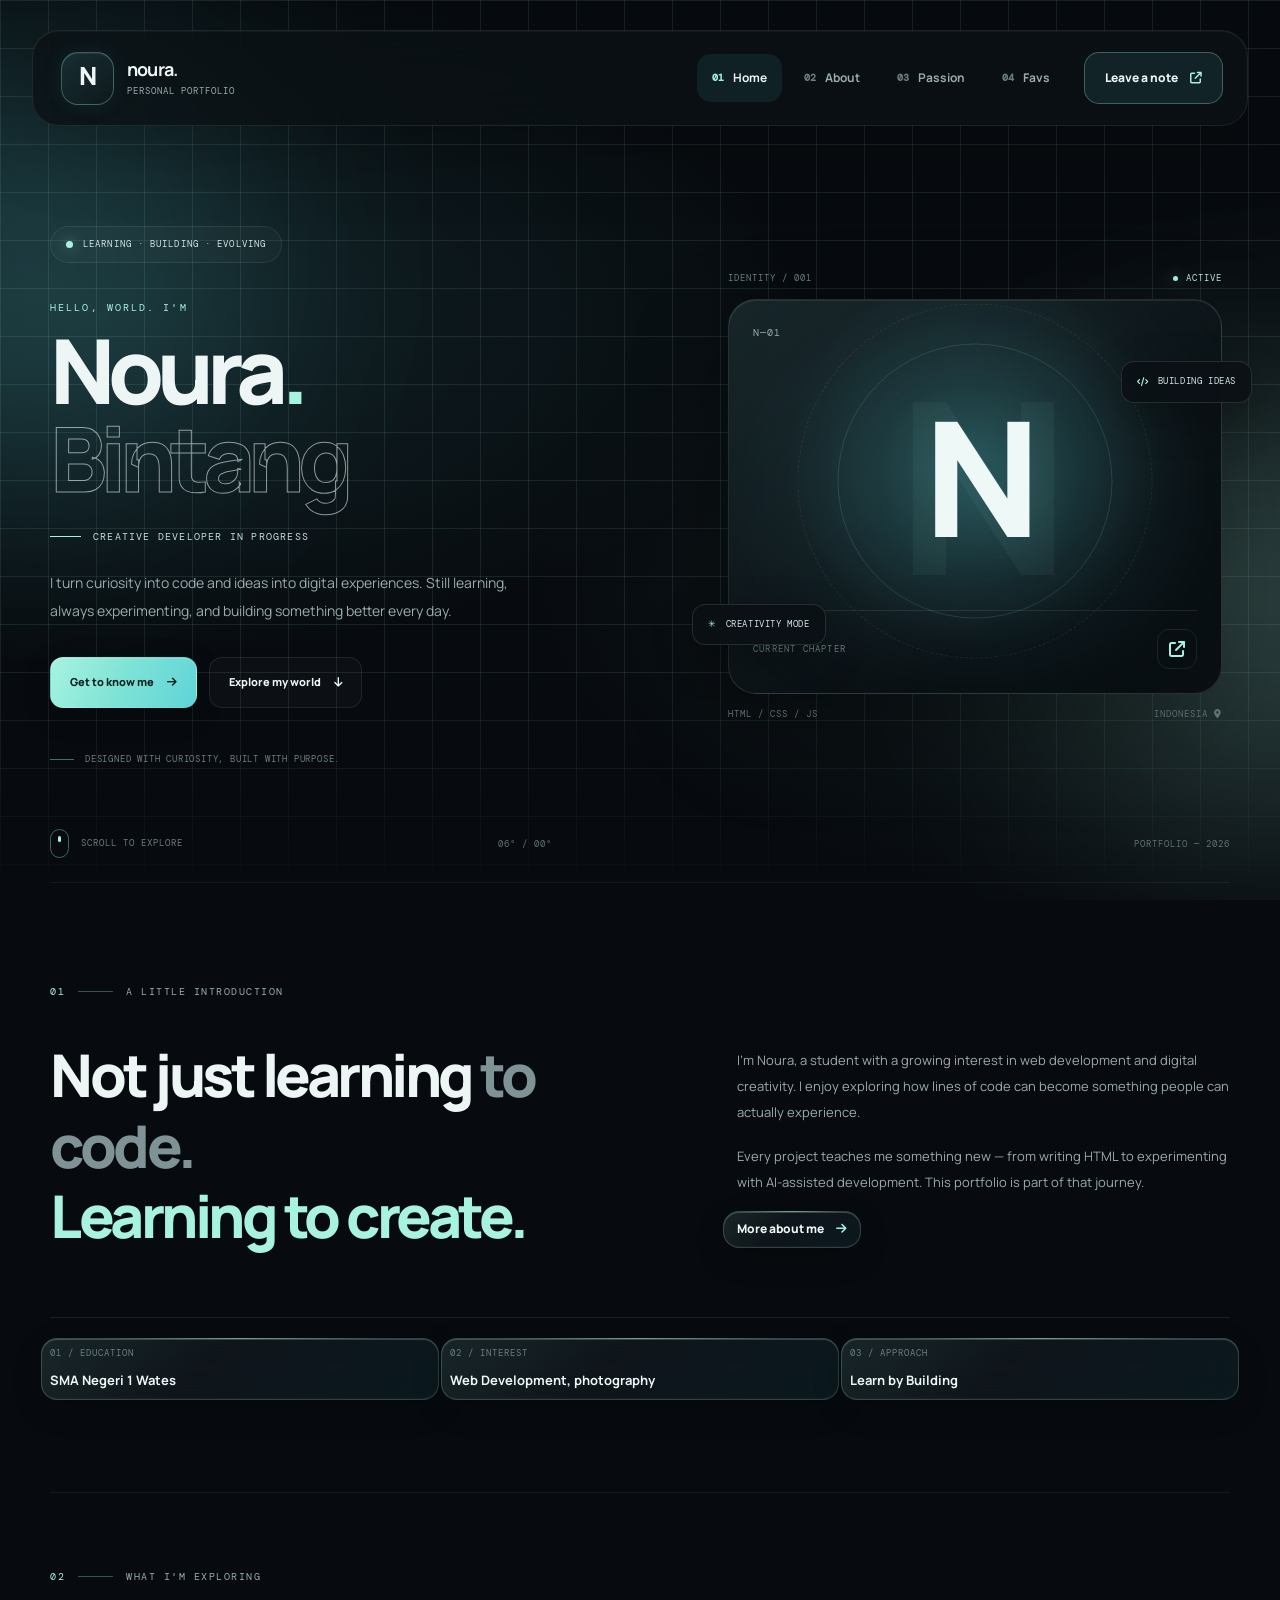
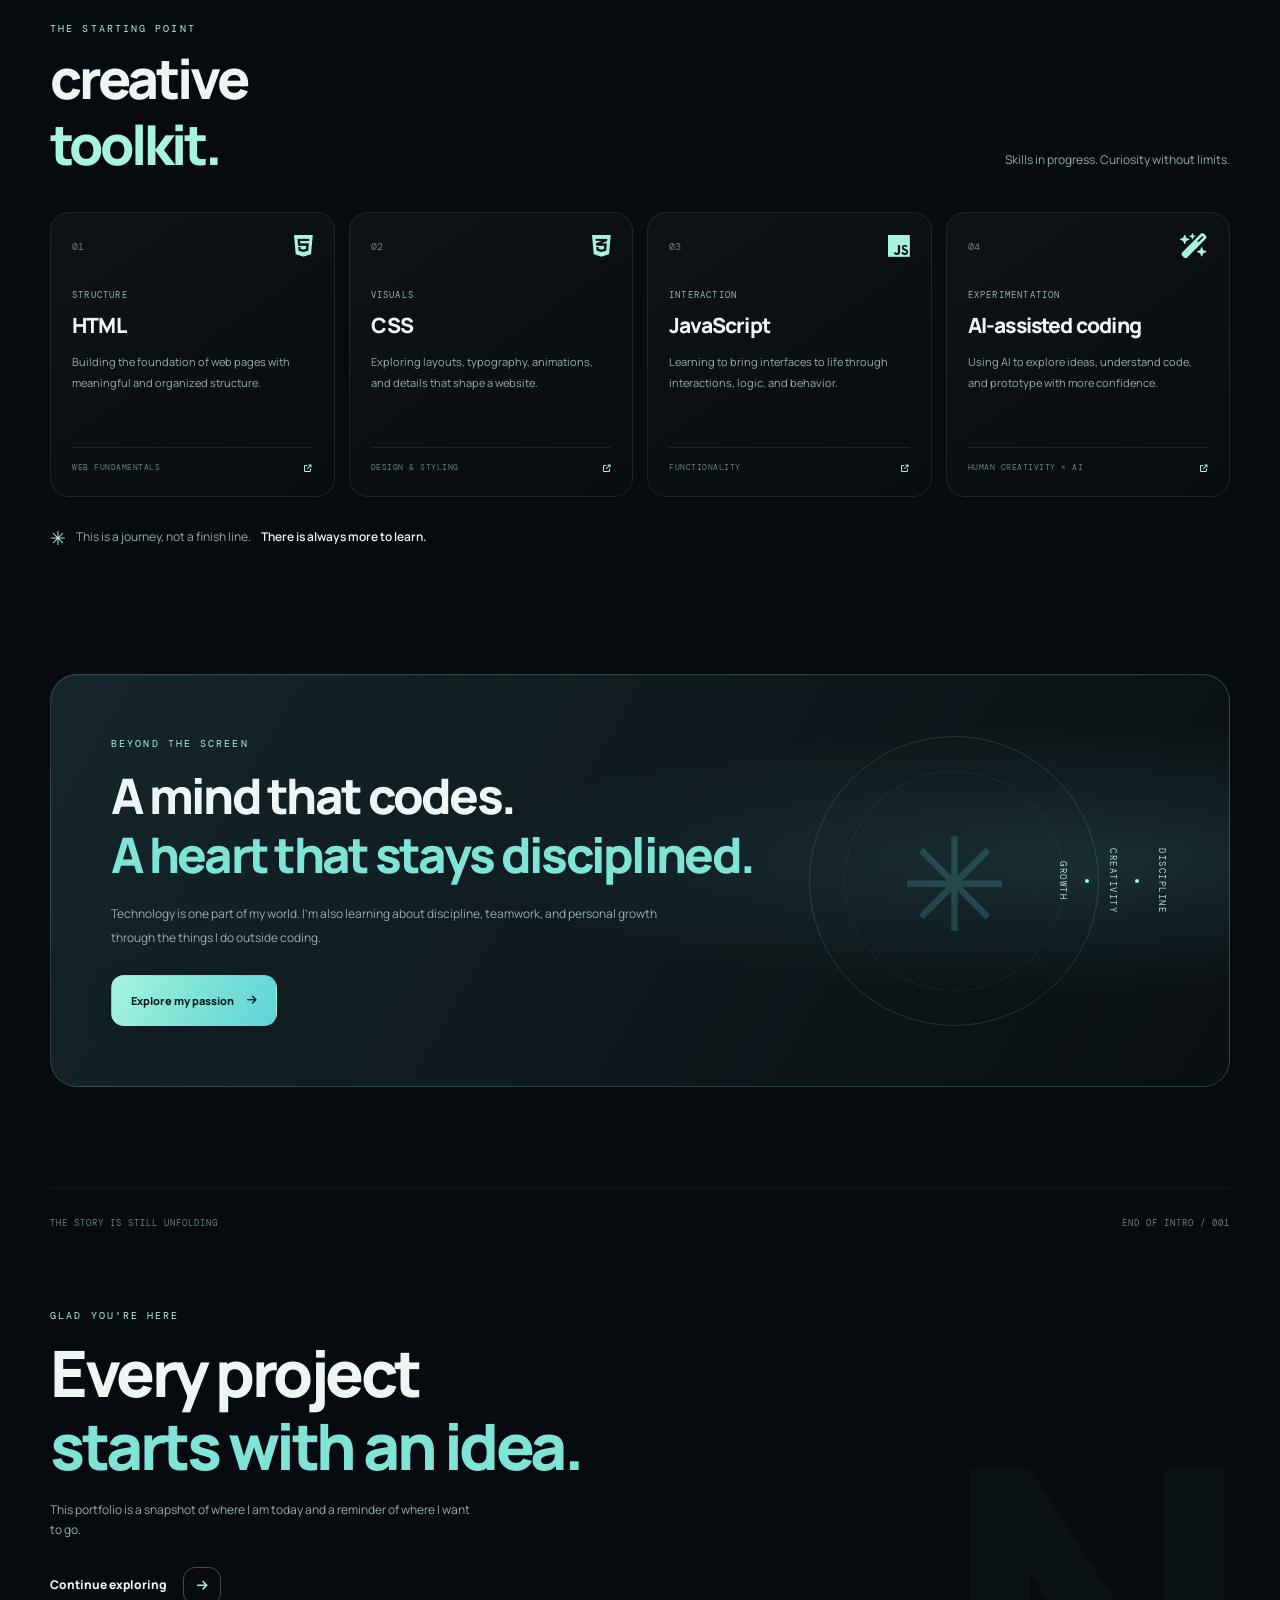
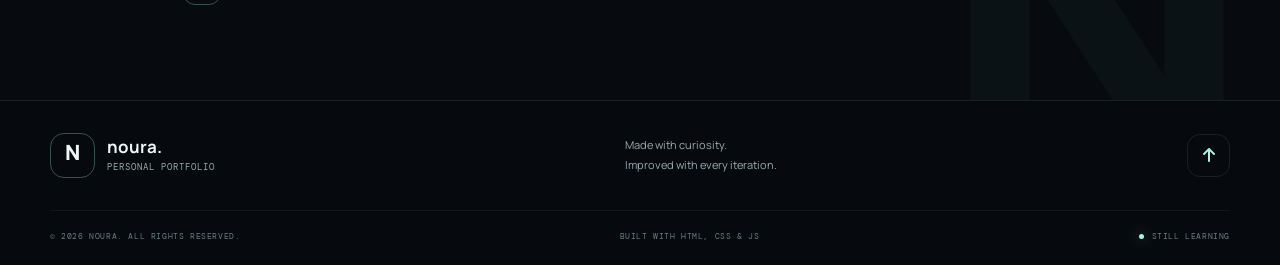
<file: index.html>
<!DOCTYPE html>
<html lang="en">
<head>
    <meta charset="UTF-8">
    <meta name="viewport" content="width=device-width, initial-scale=1.0">
    <meta name="theme-color" content="#0b080d">
    <meta name="description" content="Noura Bintang — student, creative developer, and curious mind exploring web development.">

    <title>Noura Bintang — Creative Developer</title>

    <link rel="preconnect" href="https://fonts.googleapis.com">
    <link rel="preconnect" href="https://fonts.gstatic.com" crossorigin>
    <link href="https://fonts.googleapis.com/css2?family=DM+Mono:wght@400;500&family=Manrope:wght@400;500;600;700;800&display=swap" rel="stylesheet">
    <link rel="stylesheet" href="https://cdnjs.cloudflare.com/ajax/libs/font-awesome/6.7.2/css/all.min.css">
    <link rel="stylesheet" href="style.css">

    <script src="script.js" defer></script>
</head>
<body>

    <div class="background-effects" aria-hidden="true">
        <div class="ambient ambient-one"></div>
        <div class="ambient ambient-two"></div>
        <div class="background-grid"></div>
    </div>

    <header class="site-header">
        <a class="brand" href="index.html" aria-label="Noura home">
            <span class="brand-mark">N<span></span></span>
            <span class="brand-copy">
                <strong>noura<span>.</span></strong>
                <small>PERSONAL PORTFOLIO</small>
            </span>
        </a>

        <button class="menu-toggle" id="menu-toggle"
                type="button" aria-label="Open navigation"
                aria-expanded="false" aria-controls="main-nav">
            <span></span>
            <span></span>
        </button>

        <nav class="main-nav" id="main-nav" aria-label="Main navigation">
            <a class="nav-link active" href="index.html">
                <span>01</span> Home
            </a>
            <a class="nav-link" href="about.html">
                <span>02</span> About
            </a>
            <a class="nav-link" href="passion.html">
                <span>03</span> Passion
            </a>
            <a class="nav-link" href="favs.html">
                <span>04</span> Favs
            </a>
            <a class="nav-contact" href="notes.html">
                Leave a note <i class="fa-solid fa-arrow-up-right-from-square"></i>
            </a>
        </nav>
    </header>

    <main>
        <section class="hero section-shell" id="home">
            <div class="hero-copy">
                <div class="availability">
                    <span class="availability-dot"></span>
                    LEARNING · BUILDING · EVOLVING
                </div>

                <p class="eyebrow hero-eyebrow">HELLO, WORLD. I'M</p>

                <h1 class="hero-title">
                    Noura<span class="accent">.</span>
                    <span class="title-outline">Bintang</span>
                </h1>

                <div class="hero-role">
                    <span class="role-line"></span>
                    CREATIVE DEVELOPER IN PROGRESS
                </div>

                <p class="hero-description">
                    I turn curiosity into code and ideas into digital
                    experiences. Still learning, always experimenting,
                    and building something better every day.
                </p>

                <div class="hero-actions">
                    <a class="button button-primary" href="about.html">
                        Get to know me <i class="fa-solid fa-arrow-right"></i>
                    </a>
                    <a class="button button-ghost" href="#expertise">
                        Explore my world <i class="fa-solid fa-arrow-down"></i>
                    </a>
                </div>

                <div class="hero-footnote">
                    <span></span>
                    DESIGNED WITH CURIOSITY, BUILT WITH PURPOSE.
                </div>
            </div>

            <div class="hero-visual">
                <div class="visual-topline">
                    <span>IDENTITY / 001</span>
                    <span class="live-status"><i></i> ACTIVE</span>
                </div>

                <div class="identity-card">
                    <div class="card-glow"></div>
                    <div class="orbit orbit-one"></div>
                    <div class="orbit orbit-two"></div>

                    <span class="card-index">N—01</span>

                    <div class="monogram-wrap" aria-label="Noura monogram">
                        <span class="monogram-shadow">N</span>
                        <span class="monogram">N<span></span></span>
                    </div>

                    <div class="card-bottom">
                        <div>
                            <span class="card-label">CURRENT CHAPTER</span>
                            <h2></h2>
                        </div>
                        <span class="card-symbol"><i class="fa-solid fa-arrow-up-right-from-square"></i></span>
                    </div>
                </div>

                <div class="visual-bottomline">
                    <span>HTML / CSS / JS</span>
                    <span>INDONESIA <i class="fa-solid fa-location-dot"></i></span>
                </div>

                <div class="floating-chip chip-top">
                    <i class="fa-solid fa-code"></i> BUILDING IDEAS
                </div>
                <div class="floating-chip chip-bottom">
                    <span>✳</span> CREATIVITY MODE
                </div>
            </div>

            <a class="scroll-indicator" href="#intro">
                <span class="scroll-mouse"><span></span></span>
                SCROLL TO EXPLORE
            </a>

            <span class="coordinate coordinate-left">06° / 00°</span>
            <span class="coordinate coordinate-right">PORTFOLIO — 2026</span>
        </section>

        <section class="intro-section section-shell" id="intro">
            <div class="section-marker">
                <span>01</span><i></i>A LITTLE INTRODUCTION
            </div>

            <div class="intro-layout">
                <h2 class="intro-heading">
                    Not just learning
                    <span class="muted">to code.</span>
                    <span class="accent-text">Learning to create.</span>
                </h2>

                <div class="intro-content">
                    <p>
                        I'm Noura, a student with a growing interest in web
                        development and digital creativity. I enjoy exploring
                        how lines of code can become something people can
                        actually experience.
                    </p>
                    <p>
                        Every project teaches me something new — from writing
                        HTML to experimenting with AI-assisted development.
                        This portfolio is part of that journey.
                    </p>
                    <a class="inline-link" href="about.html">
                        More about me <i class="fa-solid fa-arrow-right"></i>
                    </a>
                </div>
            </div>

            <div class="quick-facts">
                <article class="fact">
                    <span>01 / EDUCATION</span>
                    <strong>SMA Negeri 1 Wates</strong>
                </article>
                <article class="fact">
                    <span>02 / INTEREST</span>
                    <strong>Web Development, photography</strong>
                </article>
                <article class="fact">
                    <span>03 / APPROACH</span>
                    <strong>Learn by Building</strong>
                </article>
            </div>
        </section>

        <section class="expertise-section section-shell" id="expertise">
            <div class="section-marker">
                <span>02</span><i></i>WHAT I'M EXPLORING
            </div>

            <div class="section-heading-row">
                <div>
                    <p class="eyebrow">THE STARTING POINT</p>
                    <h2 class="section-title">
                        creative <span class="accent-text">toolkit.</span>
                    </h2>
                </div>
                <p class="section-side-note">
                    Skills in progress. Curiosity without limits.
                </p>
            </div>

            <div class="expertise-grid">
                <article class="expertise-card">
                    <div class="expertise-card-top">
                        <span>01</span>
                        <i class="fa-brands fa-html5"></i>
                    </div>
                    <span class="expertise-category">STRUCTURE</span>
                    <h3>HTML</h3>
                    <p>Building the foundation of web pages with meaningful and organized structure.</p>
                    <div class="card-footer">WEB FUNDAMENTALS <i class="fa-solid fa-arrow-up-right-from-square"></i></div>
                </article>

                <article class="expertise-card">
                    <div class="expertise-card-top">
                        <span>02</span>
                        <i class="fa-brands fa-css3-alt"></i>
                    </div>
                    <span class="expertise-category">VISUALS</span>
                    <h3>CSS</h3>
                    <p>Exploring layouts, typography, animations, and details that shape a website.</p>
                    <div class="card-footer">DESIGN & STYLING <i class="fa-solid fa-arrow-up-right-from-square"></i></div>
                </article>

                <article class="expertise-card">
                    <div class="expertise-card-top">
                        <span>03</span>
                        <i class="fa-brands fa-js"></i>
                    </div>
                    <span class="expertise-category">INTERACTION</span>
                    <h3>JavaScript</h3>
                    <p>Learning to bring interfaces to life through interactions, logic, and behavior.</p>
                    <div class="card-footer">FUNCTIONALITY <i class="fa-solid fa-arrow-up-right-from-square"></i></div>
                </article>

                <article class="expertise-card expertise-card-ai">
                    <div class="expertise-card-top">
                        <span>04</span>
                        <i class="fa-solid fa-wand-magic-sparkles"></i>
                    </div>
                    <span class="expertise-category">EXPERIMENTATION</span>
                    <h3>AI-assisted coding</h3>
                    <p>Using AI to explore ideas, understand code, and prototype with more confidence.</p>
                    <div class="card-footer">HUMAN CREATIVITY × AI <i class="fa-solid fa-arrow-up-right-from-square"></i></div>
                </article>
            </div>

            <div class="expertise-note">
                <span>✳</span>
                This is a journey, not a finish line.
                <strong>There is always more to learn.</strong>
            </div>
        </section>

        <section class="passion-section section-shell">
            <div class="passion-panel">
                <div class="passion-decoration" aria-hidden="true">
                    <span class="deco-ring ring-one"></span>
                    <span class="deco-ring ring-two"></span>
                    <span class="deco-star">✳</span>
                </div>

                <div class="passion-copy">
                    <p class="eyebrow">BEYOND THE SCREEN</p>
                    <h2>A mind that codes.<br><span>A heart that stays disciplined.</span></h2>
                    <p>
                        Technology is one part of my world. I'm also learning
                        about discipline, teamwork, and personal growth
                        through the things I do outside coding.
                    </p>
                    <a class="button button-light" href="passion.html">
                        Explore my passion <i class="fa-solid fa-arrow-right"></i>
                    </a>
                </div>

                <div class="passion-side-label">
                    <span>DISCIPLINE</span><i></i>
                    <span>CREATIVITY</span><i></i>
                    <span>GROWTH</span>
                </div>
            </div>
        </section>

        <section class="closing-section section-shell">
            <div class="closing-topline">
                <span>THE STORY IS STILL UNFOLDING</span>
                <span>END OF INTRO / 001</span>
            </div>

            <div class="closing-content">
                <p class="eyebrow">GLAD YOU'RE HERE</p>
                <h2>Every project<br><span>starts with an idea.</span></h2>
                <p class="closing-description">
                    This portfolio is a snapshot of where I am today
                    and a reminder of where I want to go.
                </p>
                <a class="closing-link" href="about.html">
                    Continue exploring
                    <span><i class="fa-solid fa-arrow-right"></i></span>
                </a>
            </div>

            <span class="closing-watermark" aria-hidden="true">N</span>
        </section>
    </main>

    <footer class="site-footer">
        <div class="footer-main section-shell">
            <a class="footer-brand" href="index.html">
                <span class="footer-brand-mark">N<span></span></span>
                <span><strong>noura.</strong><small>PERSONAL PORTFOLIO</small></span>
            </a>

            <p class="footer-message">
                Made with curiosity.<br>
                Improved with every iteration.
            </p>

            <a class="back-to-top" href="#home" aria-label="Back to top">
                <i class="fa-solid fa-arrow-up"></i>
            </a>
        </div>

        <div class="footer-bottom section-shell">
            <span>© <span id="current-year">2026</span> NOURA. ALL RIGHTS RESERVED.</span>
            <span>BUILT WITH HTML, CSS & JS</span>
            <span class="footer-status"><i></i> STILL LEARNING</span>
        </div>
    </footer>

    <div class="scroll-progress" id="scroll-progress" aria-hidden="true"></div>
</body>
</html>
</file>
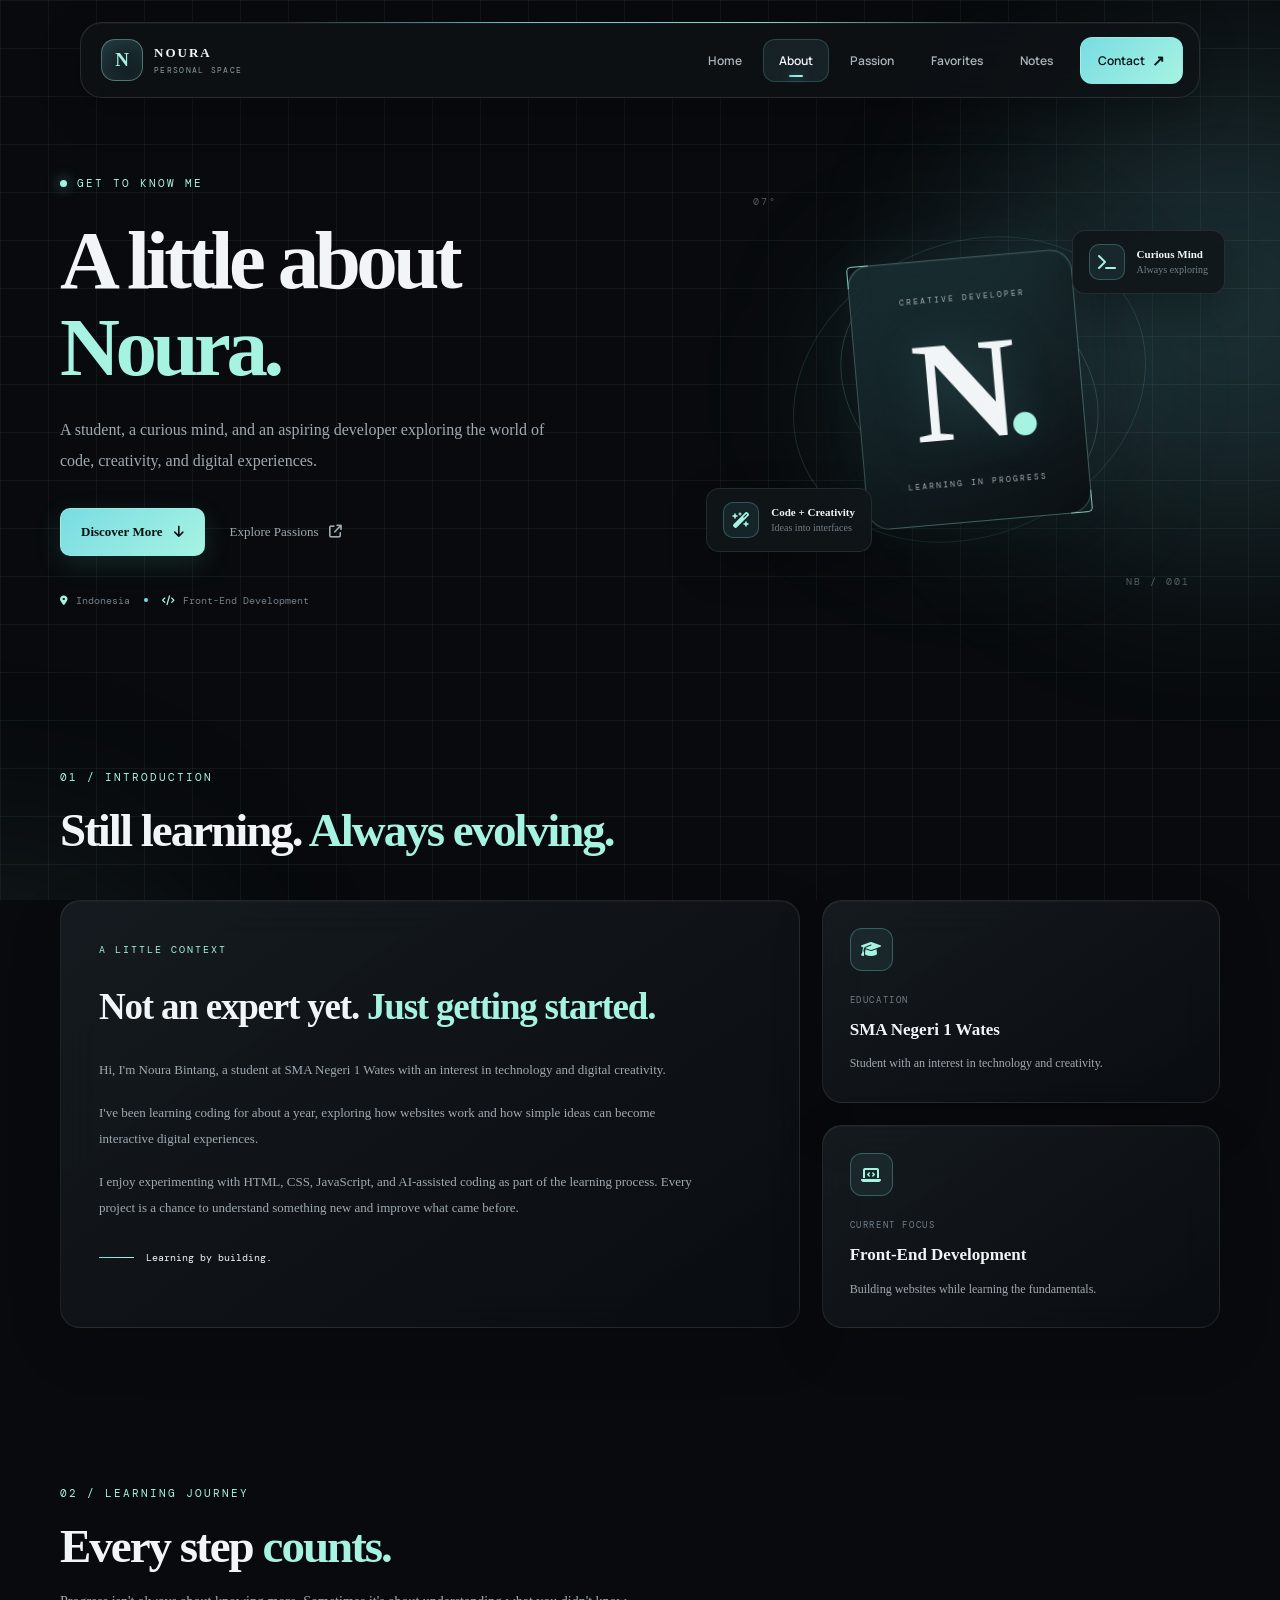
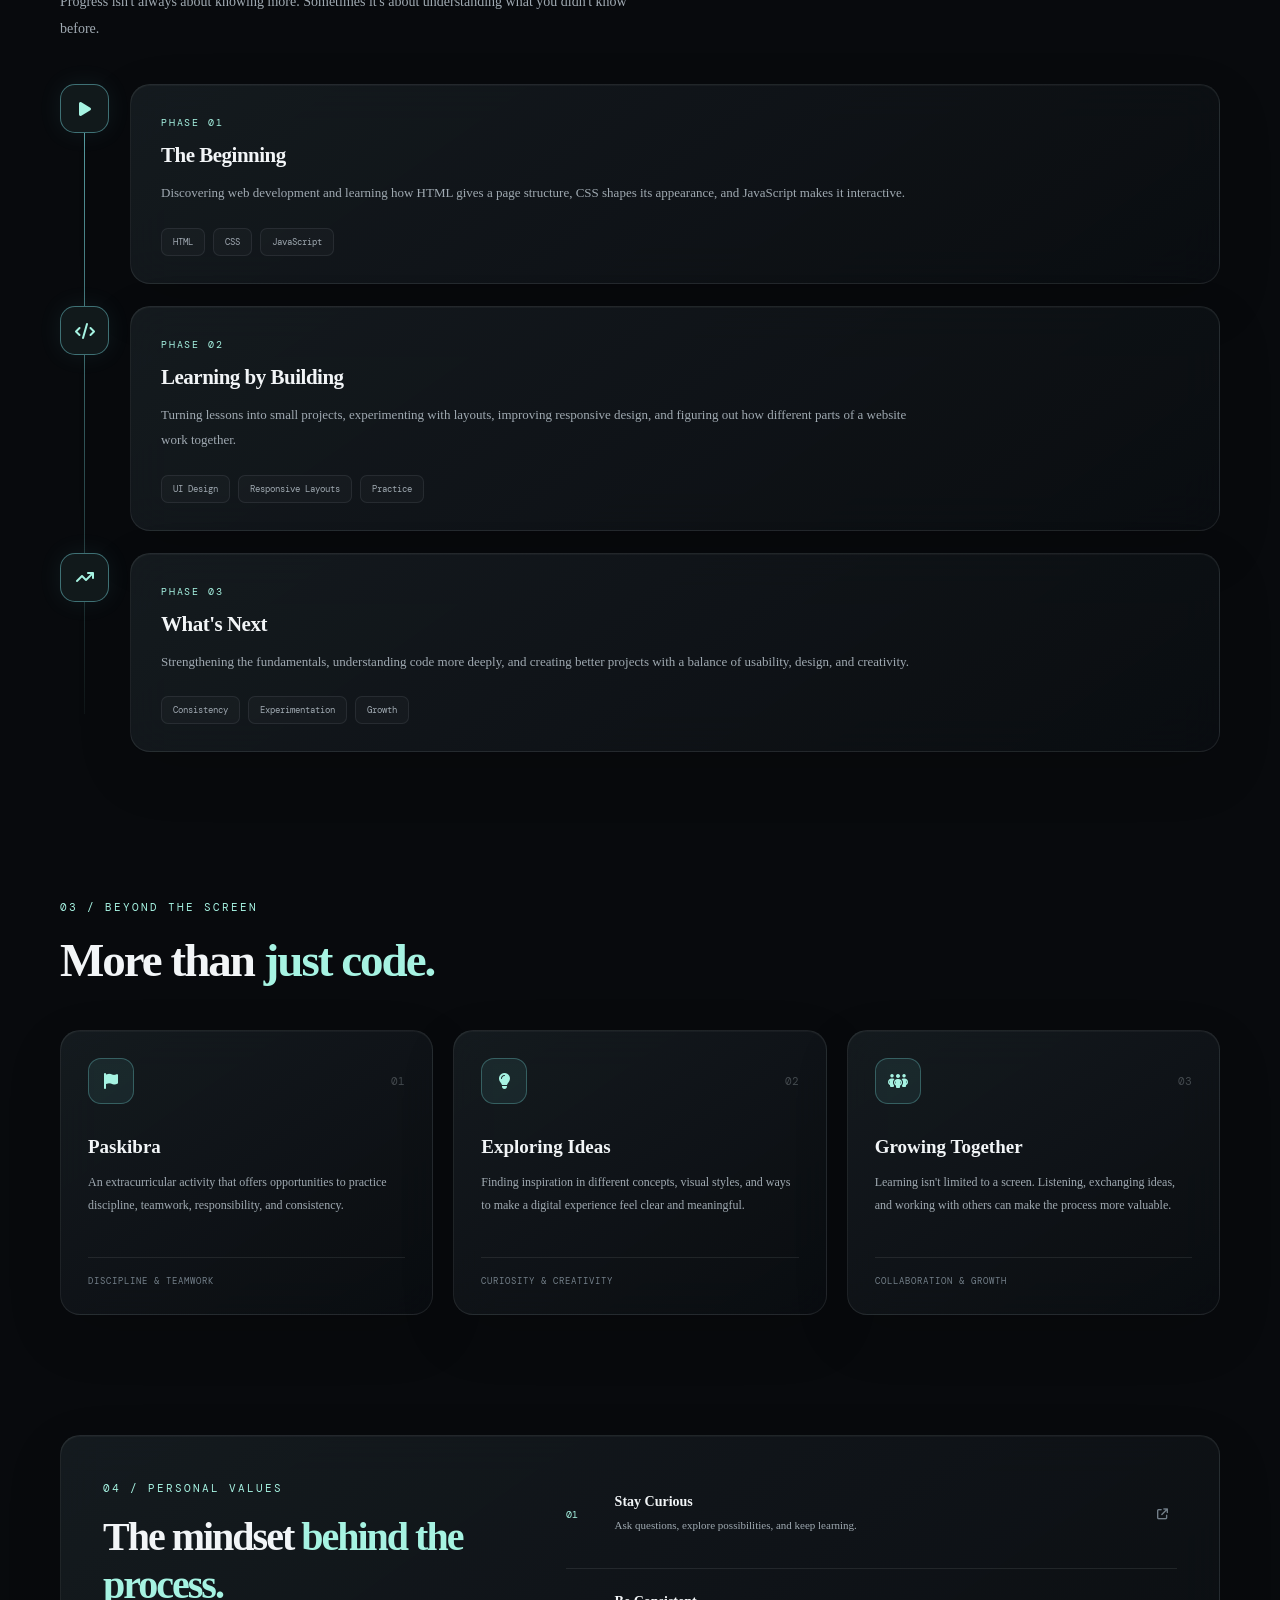
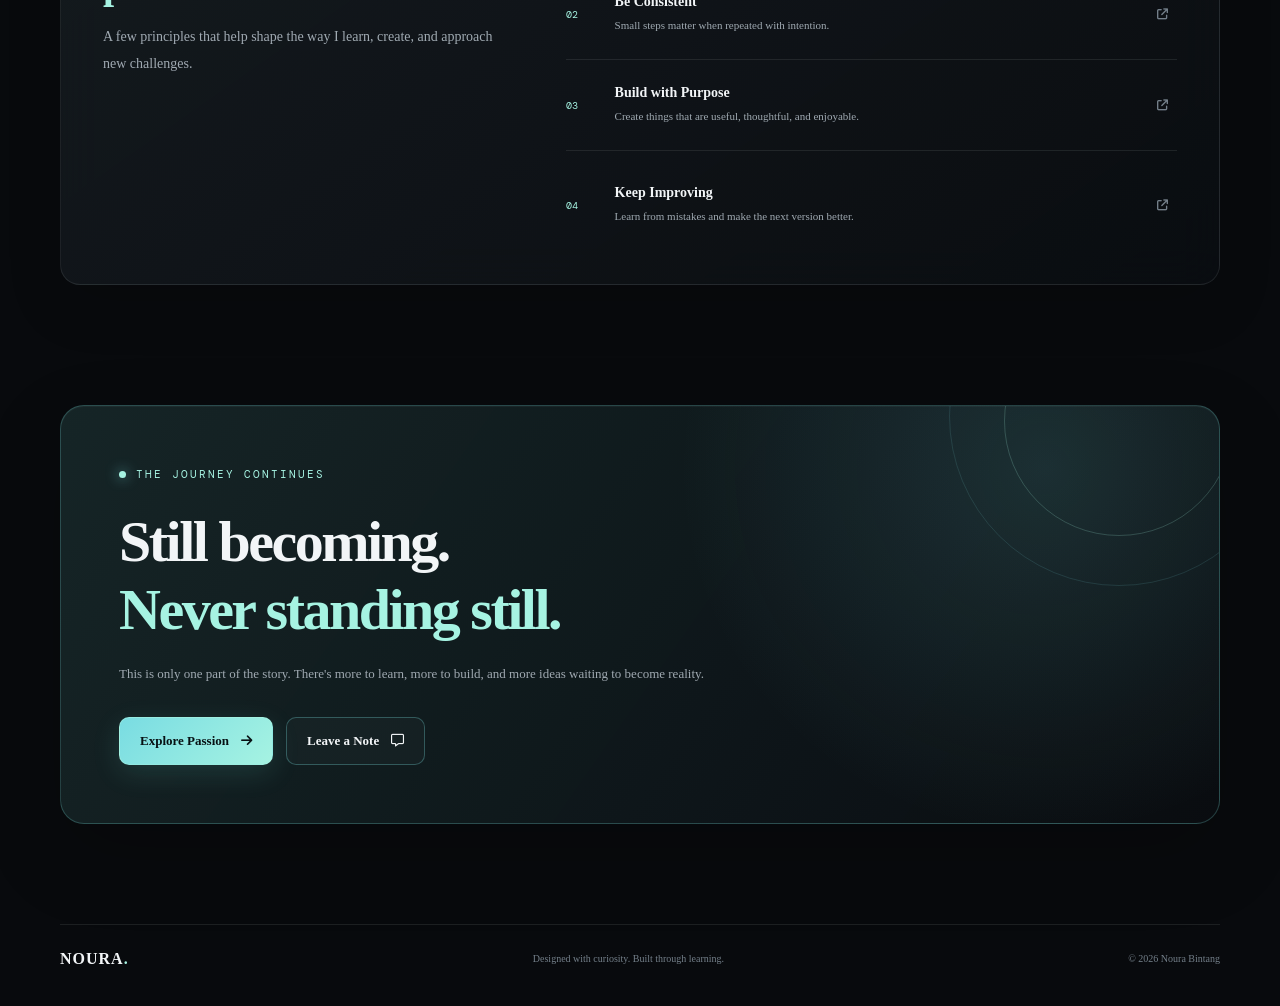
<file: about.html>
<!DOCTYPE html>
<html lang="en">
<head>
    <meta charset="UTF-8">
    <meta name="viewport" content="width=device-width, initial-scale=1.0">

    <meta
        name="description"
        content="Get to know Noura Bintang, a student and aspiring creative front-end developer."
    >

    <title>About — Noura Bintang</title>

    <link rel="preconnect" href="https://fonts.googleapis.com">
    <link rel="preconnect" href="https://fonts.gstatic.com" crossorigin>

    <link
        href="https://fonts.googleapis.com/css2?family=DM+Mono:wght@400;500&family=Manrope:wght@400;500;600;700;800&display=swap"
        rel="stylesheet"
    >

    <link
        rel="stylesheet"
        href="https://cdnjs.cloudflare.com/ajax/libs/font-awesome/6.7.2/css/all.min.css"
    >

    <link rel="stylesheet" href="about.css">
</head>

<body class="about-page">

    <!-- BACKGROUND -->
    <div class="ambient-background" aria-hidden="true">
        <div class="about-glow about-glow-one"></div>
        <div class="about-glow about-glow-two"></div>
    </div>

    <div class="background-grid" aria-hidden="true"></div>

   
<!-- ABOUT PAGE NAVIGATION -->
<header class="about-header">
    <a href="index.html" class="about-brand">
        <span class="about-brand-icon">N</span>
        <span class="about-brand-text">
            <strong>NOURA</strong>
            <small>PERSONAL SPACE</small>
        </span>
    </a>

    <button
        class="about-menu-toggle"
        id="about-menu-toggle"
        type="button"
        aria-label="Open navigation"
        aria-expanded="false"
        aria-controls="about-nav"
    >
        <span></span>
        <span></span>
    </button>

    <nav class="about-nav" id="about-nav">
        <a href="index.html">Home</a>
        <a href="about.html" class="active" aria-current="page">About</a>
        <a href="passion.html">Passion</a>
        <a href="favs.html">Favorites</a>
        <a href="notes.html">Notes</a>
        <a href="index.html#contact" class="about-nav-contact">
            Contact <span>↗</span>
        </a>
    </nav>
</header>


    <main>

        <!-- ABOUT HERO -->
        <section class="about-hero section-container">

            <div class="about-hero-content">

                <div class="section-eyebrow">
                    <span class="status-dot"></span>
                    <span>GET TO KNOW ME</span>
                </div>

                <h1>
                    A little about
                    <span class="accent-text">Noura.</span>
                </h1>

                <p class="about-hero-description">
                    A student, a curious mind, and an aspiring developer
                    exploring the world of code, creativity, and digital experiences.
                </p>

                <div class="about-hero-actions">
                    <a href="#introduction" class="primary-button">
                        Discover More
                        <i class="fa-solid fa-arrow-down"></i>
                    </a>

                    <a href="passion.html" class="text-button">
                        Explore Passions
                        <i class="fa-solid fa-arrow-up-right-from-square"></i>
                    </a>
                </div>

                <div class="about-hero-meta">
                    <span><i class="fa-solid fa-location-dot"></i> Indonesia</span>
                    <span class="meta-divider"></span>
                    <span><i class="fa-solid fa-code"></i> Front-End Development</span>
                </div>

            </div>

            <div class="about-hero-visual">

                <div class="orbit orbit-outer"></div>
                <div class="orbit orbit-inner"></div>

                <div class="about-monogram">
                    <span class="monogram-top">CREATIVE DEVELOPER</span>
                    <span class="monogram-letter">N<span>.</span></span>
                    <span class="monogram-bottom">LEARNING IN PROGRESS</span>
                </div>

                <div class="floating-card floating-card-top">
                    <span class="floating-icon">
                        <i class="fa-solid fa-terminal"></i>
                    </span>
                    <span>
                        <strong>Curious Mind</strong>
                        <small>Always exploring</small>
                    </span>
                </div>

                <div class="floating-card floating-card-bottom">
                    <span class="floating-icon">
                        <i class="fa-solid fa-wand-magic-sparkles"></i>
                    </span>
                    <span>
                        <strong>Code + Creativity</strong>
                        <small>Ideas into interfaces</small>
                    </span>
                </div>

                <span class="visual-coordinate coordinate-top">07°</span>
                <span class="visual-coordinate coordinate-bottom">NB / 001</span>

            </div>

        </section>

        <!-- INTRODUCTION -->
        <section class="about-introduction section-container" id="introduction">

            <div class="about-section-heading">
                <span class="section-eyebrow">01 / INTRODUCTION</span>
                <h2>
                    Still learning.
                    <span class="accent-text">Always evolving.</span>
                </h2>
            </div>

            <div class="introduction-grid">

                <div class="introduction-main glass-panel">
                    <span class="panel-index">A LITTLE CONTEXT</span>

                    <h3>
                        Not an expert yet.
                        <span class="accent-text">Just getting started.</span>
                    </h3>

                    <p>
                        Hi, I'm Noura Bintang, a student at SMA Negeri 1 Wates
                        with an interest in technology and digital creativity.
                    </p>

                    <p>
                        I've been learning coding for about a year, exploring
                        how websites work and how simple ideas can become
                        interactive digital experiences.
                    </p>

                    <p>
                        I enjoy experimenting with HTML, CSS, JavaScript,
                        and AI-assisted coding as part of the learning process.
                        Every project is a chance to understand something new
                        and improve what came before.
                    </p>

                    <div class="introduction-signature">
                        <span class="signature-line"></span>
                        <span>Learning by building.</span>
                    </div>
                </div>

                <div class="introduction-side">

                    <div class="info-card glass-panel">
                        <span class="info-card-icon">
                            <i class="fa-solid fa-graduation-cap"></i>
                        </span>

                        <span class="info-card-label">EDUCATION</span>
                        <h3>SMA Negeri 1 Wates</h3>
                        <p>Student with an interest in technology and creativity.</p>
                    </div>

                    <div class="info-card glass-panel">
                        <span class="info-card-icon">
                            <i class="fa-solid fa-laptop-code"></i>
                        </span>

                        <span class="info-card-label">CURRENT FOCUS</span>
                        <h3>Front-End Development</h3>
                        <p>Building websites while learning the fundamentals.</p>
                    </div>

                </div>

            </div>

        </section>

        <!-- LEARNING JOURNEY -->
        <section class="about-journey section-container">

            <div class="about-section-heading">
                <span class="section-eyebrow">02 / LEARNING JOURNEY</span>
                <h2>
                    Every step
                    <span class="accent-text">counts.</span>
                </h2>
                <p>
                    Progress isn't always about knowing more.
                    Sometimes it's about understanding what you didn't know before.
                </p>
            </div>

            <div class="journey-timeline">

                <article class="journey-item">
                    <div class="journey-marker">
                        <i class="fa-solid fa-play"></i>
                    </div>

                    <div class="journey-content glass-panel">
                        <span class="journey-number">PHASE 01</span>
                        <h3>The Beginning</h3>
                        <p>
                            Discovering web development and learning how
                            HTML gives a page structure, CSS shapes its appearance,
                            and JavaScript makes it interactive.
                        </p>
                        <div class="journey-tags">
                            <span>HTML</span>
                            <span>CSS</span>
                            <span>JavaScript</span>
                        </div>
                    </div>
                </article>

                <article class="journey-item">
                    <div class="journey-marker">
                        <i class="fa-solid fa-code"></i>
                    </div>

                    <div class="journey-content glass-panel">
                        <span class="journey-number">PHASE 02</span>
                        <h3>Learning by Building</h3>
                        <p>
                            Turning lessons into small projects, experimenting
                            with layouts, improving responsive design, and
                            figuring out how different parts of a website work together.
                        </p>
                        <div class="journey-tags">
                            <span>UI Design</span>
                            <span>Responsive Layouts</span>
                            <span>Practice</span>
                        </div>
                    </div>
                </article>

                <article class="journey-item">
                    <div class="journey-marker">
                        <i class="fa-solid fa-arrow-trend-up"></i>
                    </div>

                    <div class="journey-content glass-panel">
                        <span class="journey-number">PHASE 03</span>
                        <h3>What's Next</h3>
                        <p>
                            Strengthening the fundamentals, understanding code
                            more deeply, and creating better projects with a
                            balance of usability, design, and creativity.
                        </p>
                        <div class="journey-tags">
                            <span>Consistency</span>
                            <span>Experimentation</span>
                            <span>Growth</span>
                        </div>
                    </div>
                </article>

            </div>

        </section>

        <!-- BEYOND CODING -->
        <section class="about-beyond section-container">

            <div class="about-section-heading">
                <span class="section-eyebrow">03 / BEYOND THE SCREEN</span>
                <h2>
                    More than
                    <span class="accent-text">just code.</span>
                </h2>
            </div>

            <div class="beyond-grid">

                <article class="beyond-card glass-panel">
                    <div class="beyond-card-top">
                        <span class="beyond-icon">
                            <i class="fa-solid fa-flag"></i>
                        </span>
                        <span class="beyond-index">01</span>
                    </div>

                    <h3>Paskibra</h3>
                    <p>
                        An extracurricular activity that offers opportunities
                        to practice discipline, teamwork, responsibility,
                        and consistency.
                    </p>

                    <span class="beyond-bottom-label">DISCIPLINE & TEAMWORK</span>
                </article>

                <article class="beyond-card glass-panel">
                    <div class="beyond-card-top">
                        <span class="beyond-icon">
                            <i class="fa-solid fa-lightbulb"></i>
                        </span>
                        <span class="beyond-index">02</span>
                    </div>

                    <h3>Exploring Ideas</h3>
                    <p>
                        Finding inspiration in different concepts, visual
                        styles, and ways to make a digital experience
                        feel clear and meaningful.
                    </p>

                    <span class="beyond-bottom-label">CURIOSITY & CREATIVITY</span>
                </article>

                <article class="beyond-card glass-panel">
                    <div class="beyond-card-top">
                        <span class="beyond-icon">
                            <i class="fa-solid fa-people-group"></i>
                        </span>
                        <span class="beyond-index">03</span>
                    </div>

                    <h3>Growing Together</h3>
                    <p>
                        Learning isn't limited to a screen. Listening,
                        exchanging ideas, and working with others can
                        make the process more valuable.
                    </p>

                    <span class="beyond-bottom-label">COLLABORATION & GROWTH</span>
                </article>

            </div>

        </section>

        <!-- PERSONAL VALUES -->
        <section class="about-values section-container">

            <div class="values-panel glass-panel">

                <div class="values-heading">
                    <span class="section-eyebrow">04 / PERSONAL VALUES</span>

                    <h2>
                        The mindset
                        <span class="accent-text">behind the process.</span>
                    </h2>

                    <p>
                        A few principles that help shape the way I learn,
                        create, and approach new challenges.
                    </p>
                </div>

                <div class="values-list">

                    <div class="value-row">
                        <span class="value-number">01</span>
                        <div>
                            <h3>Stay Curious</h3>
                            <p>Ask questions, explore possibilities, and keep learning.</p>
                        </div>
                        <i class="fa-solid fa-arrow-up-right-from-square"></i>
                    </div>

                    <div class="value-row">
                        <span class="value-number">02</span>
                        <div>
                            <h3>Be Consistent</h3>
                            <p>Small steps matter when repeated with intention.</p>
                        </div>
                        <i class="fa-solid fa-arrow-up-right-from-square"></i>
                    </div>

                    <div class="value-row">
                        <span class="value-number">03</span>
                        <div>
                            <h3>Build with Purpose</h3>
                            <p>Create things that are useful, thoughtful, and enjoyable.</p>
                        </div>
                        <i class="fa-solid fa-arrow-up-right-from-square"></i>
                    </div>

                    <div class="value-row">
                        <span class="value-number">04</span>
                        <div>
                            <h3>Keep Improving</h3>
                            <p>Learn from mistakes and make the next version better.</p>
                        </div>
                        <i class="fa-solid fa-arrow-up-right-from-square"></i>
                    </div>

                </div>

            </div>

        </section>

        <!-- CLOSING -->
        <section class="about-closing section-container">

            <div class="closing-panel">
                <div class="closing-decoration closing-decoration-one"></div>
                <div class="closing-decoration closing-decoration-two"></div>

                <span class="section-eyebrow">
                    <span class="status-dot"></span>
                    THE JOURNEY CONTINUES
                </span>

                <h2>
                    Still becoming.
                    <br>
                    <span class="accent-text">Never standing still.</span>
                </h2>

                <p>
                    This is only one part of the story. There's more to learn,
                    more to build, and more ideas waiting to become reality.
                </p>

                <div class="closing-actions">
                    <a href="passion.html" class="primary-button">
                        Explore Passion
                        <i class="fa-solid fa-arrow-right"></i>
                    </a>

                    <a href="notes.html" class="secondary-button">
                        Leave a Note
                        <i class="fa-regular fa-message"></i>
                    </a>
                </div>
            </div>

        </section>

    </main>

    <!-- FOOTER -->
    <footer class="site-footer about-footer">
        <a href="index.html" class="footer-brand">
            NOURA<span>.</span>
        </a>

        <p>Designed with curiosity. Built through learning.</p>

        <span class="footer-copyright">
            © <span id="current-year"></span> Noura Bintang
        </span>
    </footer>

    <script src="about.js"></script>
</body>
</html>
</file>
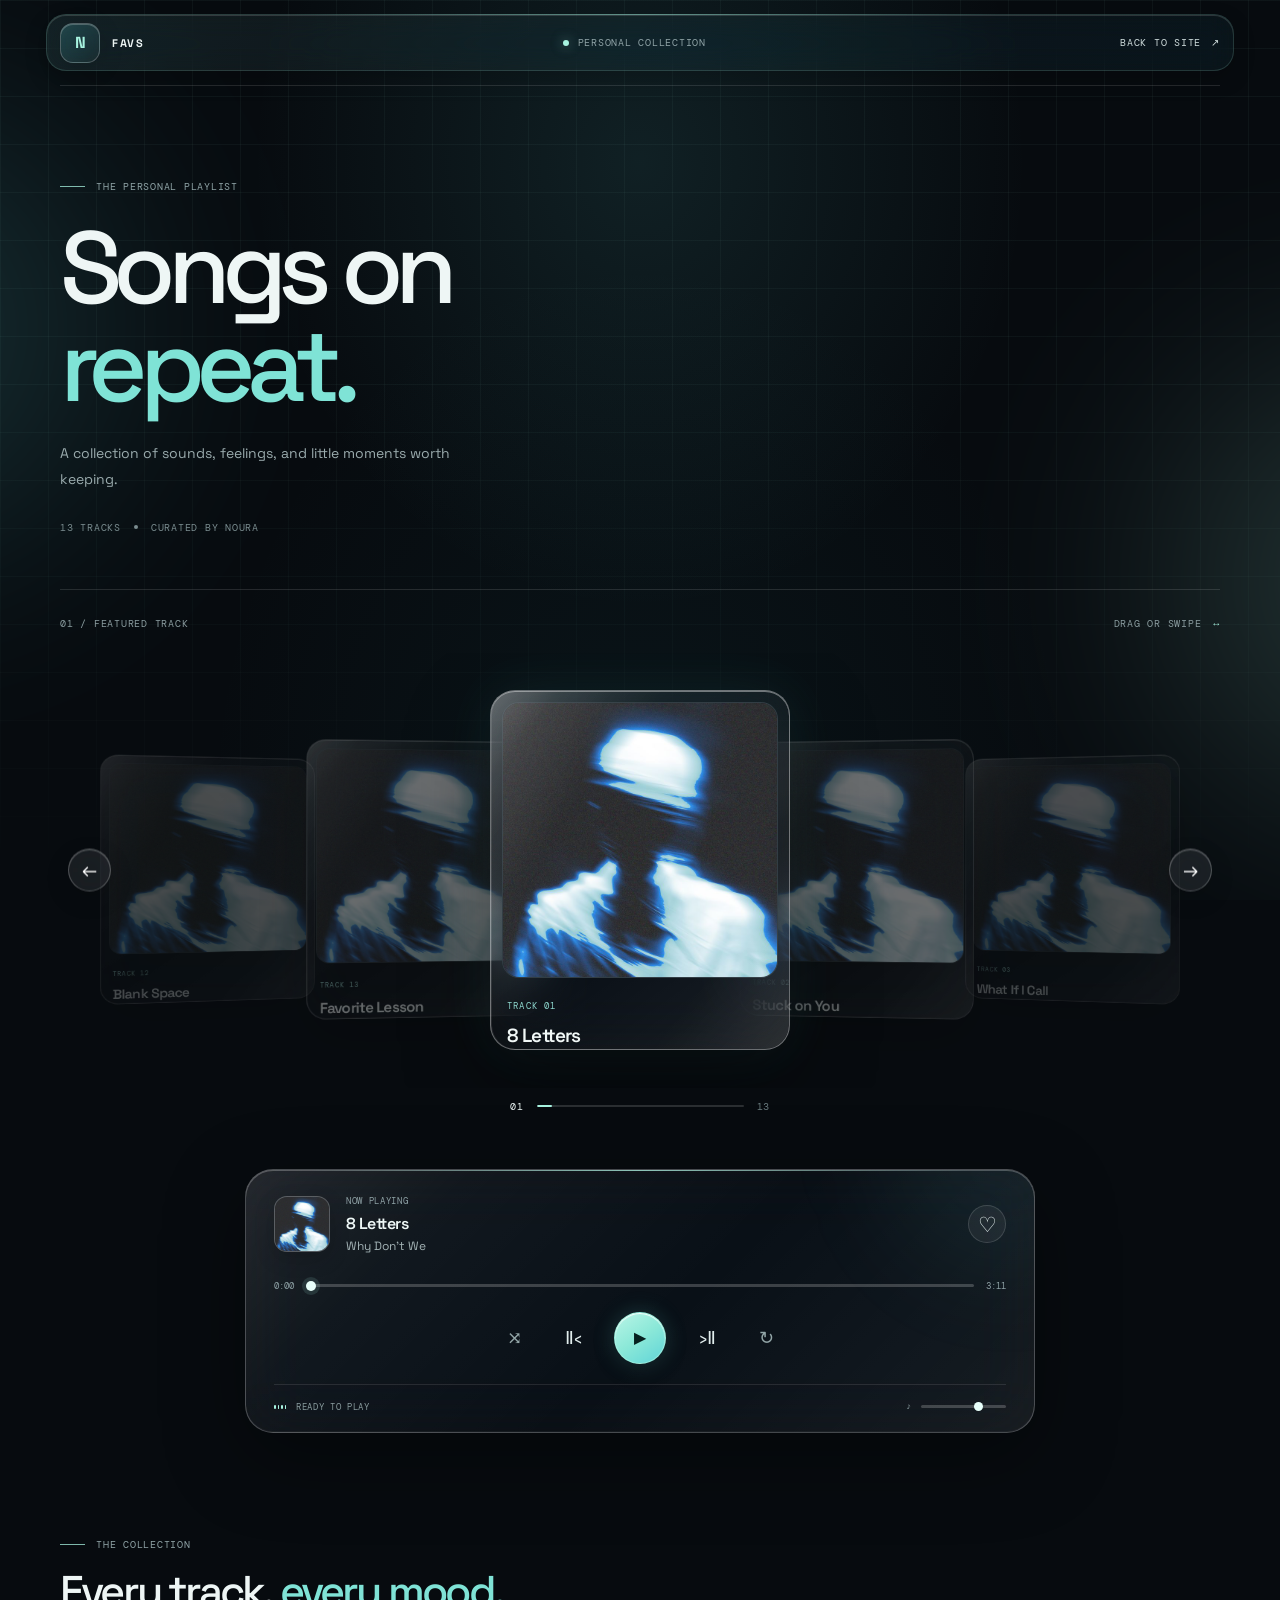
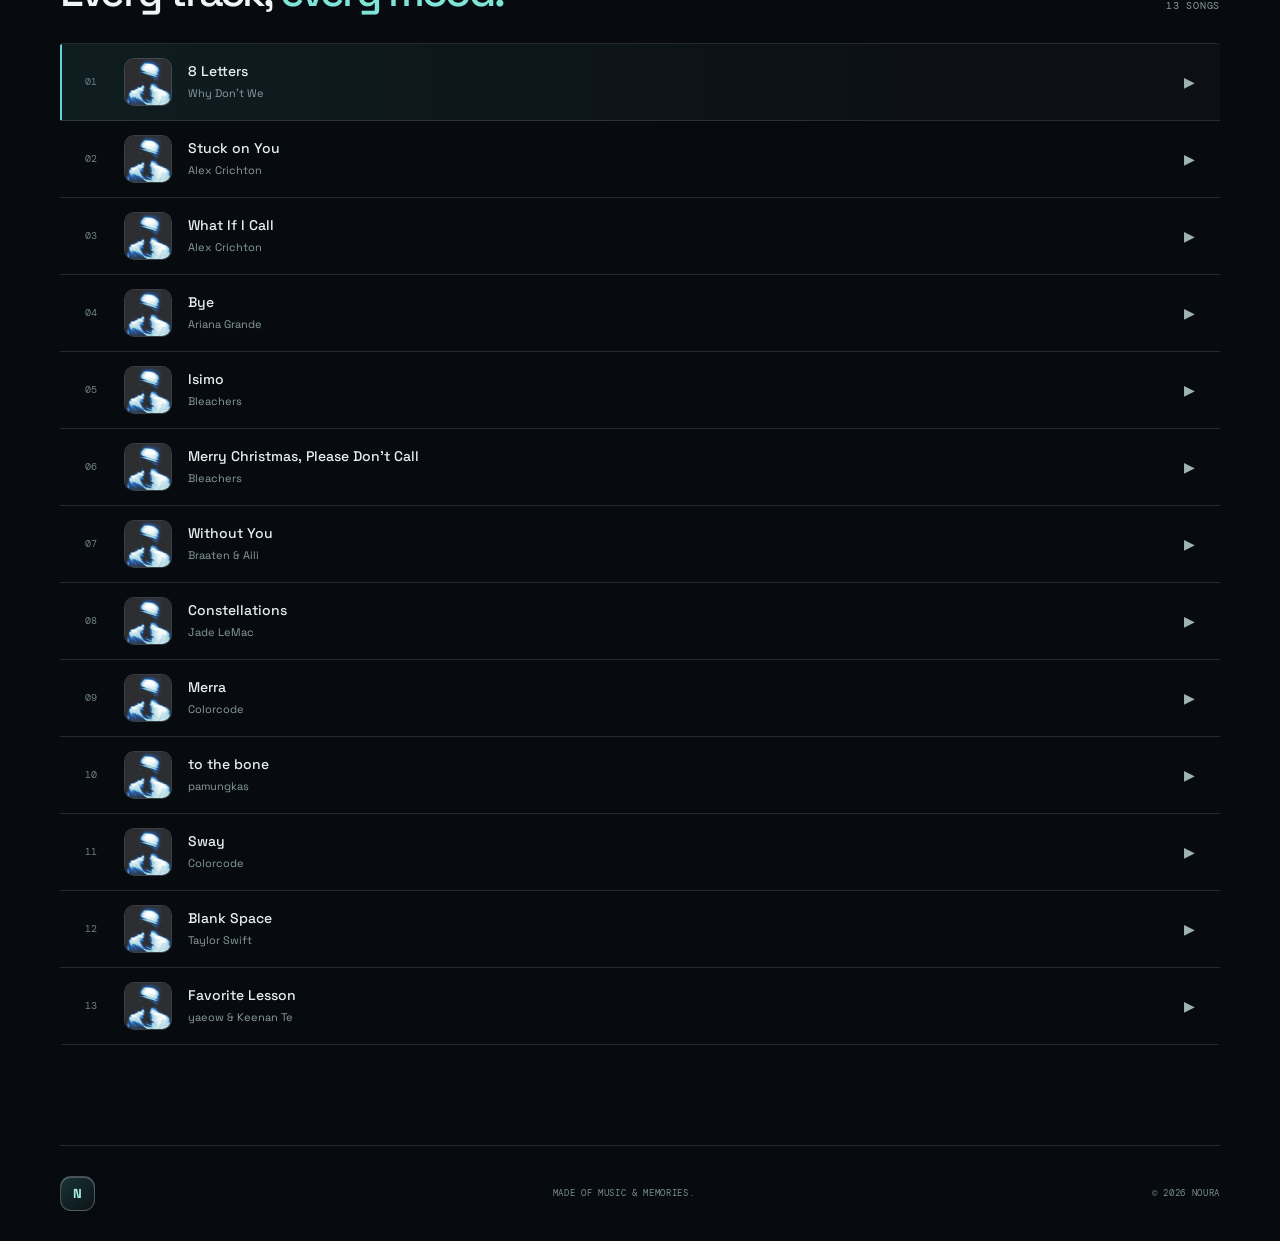
<file: favs.html>
<!DOCTYPE html>
<html lang="id">
<head>
    <meta charset="UTF-8">
    <meta name="viewport" content="width=device-width, initial-scale=1.0">
    <meta name="theme-color" content="#08090c">
    <title>Fav Music — Noura</title>

    <!-- Font khusus halaman Favs -->
    <link rel="preconnect" href="https://fonts.googleapis.com">
    <link rel="preconnect" href="https://fonts.gstatic.com" crossorigin>
    <link href="https://fonts.googleapis.com/css2?family=Space+Grotesk:wght@400;500;600;700&family=DM+Mono:wght@400;500&display=swap" rel="stylesheet">

    <link rel="stylesheet" href="favs.css">
    <script src="favs.js" defer></script>
</head>
<body class="favs-page">

    <!-- Background grid dan cahaya -->
    <div class="ambient-background" aria-hidden="true">
        <div class="ambient-grid"></div>
        <div class="ambient-glow glow-left"></div>
        <div class="ambient-glow glow-right"></div>
    </div>

    <main class="music-page">

        <!-- Header -->
        <header class="music-header">
            <a href="index.html" class="brand-mark" aria-label="Kembali ke Home">
                <span class="brand-symbol">N</span>
                <span class="brand-name">FAVS<span></span></span>
            </a>

            <div class="header-status">
                <span class="status-dot"></span>
                PERSONAL COLLECTION
            </div>

            <a href="index.html" class="back-link">
                <span>BACK TO SITE</span>
                <span aria-hidden="true">↗</span>
            </a>
        </header>

        <!-- Intro -->
        <section class="music-intro">
            <div class="eyebrow">
                <span class="eyebrow-line"></span>
                THE PERSONAL PLAYLIST
            </div>

            <h1>
                Songs on<br>
                <span>repeat.</span>
            </h1>

            <p>
                A collection of sounds, feelings, and little moments
                worth keeping.
            </p>

            <div class="intro-meta">
                <span>13 TRACKS</span>
                <span class="meta-separator"></span>
                <span>CURATED BY NOURA</span>
            </div>
        </section>

        <!-- Carousel -->
        <section class="carousel-section" aria-label="Favorite music carousel">

            <div class="section-heading">
                <span>01 / FEATURED TRACK</span>
                <span class="drag-hint">DRAG OR SWIPE <span>↔</span></span>
            </div>

            <div class="carousel-shell" id="music-carousel">

                <button class="carousel-arrow arrow-left"
                        id="previous-track"
                        aria-label="Lagu sebelumnya">
                    <span>←</span>
                </button>

                <div class="carousel-stage" id="carousel-stage">
                    <!-- Kartu lagu dibuat oleh JavaScript -->
                </div>

                <button class="carousel-arrow arrow-right"
                        id="next-track"
                        aria-label="Lagu berikutnya">
                    <span>→</span>
                </button>
            </div>

            <div class="carousel-pagination">
                <span class="pagination-current" id="current-number">01</span>
                <div class="pagination-track">
                    <div class="pagination-fill" id="pagination-fill"></div>
                </div>
                <span class="pagination-total">13</span>
            </div>

        </section>

        <!-- Liquid Glass Player -->
        <section class="player-section" aria-label="Pemutar musik">
            <div class="glass-player">

                <div class="player-main">
                    <div class="player-art" id="player-art">
                        <div class="art-placeholder">
                            <span class="art-note">♪</span>
                        </div>
                    </div>

                    <div class="player-track-info">
                        <span class="player-label">NOW PLAYING</span>
                        <h2 id="player-title">What If I Call</h2>
                        <p id="player-artist">Alex Chirchton</p>
                    </div>

                    <button class="like-button"
                            id="like-button"
                            aria-label="Tandai lagu favorit"
                            aria-pressed="false">
                        ♡
                    </button>
                </div>

                <div class="player-timeline">
                    <span id="elapsed-time">0:00</span>
                    <input
                        type="range"
                        id="seek-bar"
                        min="0"
                        max="100"
                        value="0"
                        step="0.1"
                        aria-label="Posisi lagu"
                    >
                    <span id="duration-time">0:00</span>
                </div>

                <div class="player-controls">
                    <button class="control-button secondary-control"
                            id="shuffle-button"
                            aria-label="Acak lagu"
                            aria-pressed="false">⤨</button>

                    <button class="control-button"
                            id="player-previous"
                            aria-label="Lagu sebelumnya">Ⅱ‹</button>

                    <button class="play-button"
                            id="play-button"
                            aria-label="Putar musik">
                        <span id="play-icon">▶</span>
                    </button>

                    <button class="control-button"
                            id="player-next"
                            aria-label="Lagu berikutnya">›Ⅱ</button>

                    <button class="control-button secondary-control"
                            id="repeat-button"
                            aria-label="Ulangi lagu"
                            aria-pressed="false">↻</button>
                </div>

                <div class="player-bottom">
                    <span class="sound-indicator">
                        <span class="equalizer" id="equalizer">
                            <i></i><i></i><i></i><i></i>
                        </span>
                        <span id="player-status">READY TO PLAY</span>
                    </span>

                    <label class="volume-control">
                        <span aria-hidden="true">♪</span>
                        <input type="range"
                               id="volume-bar"
                               min="0"
                               max="1"
                               value="0.7"
                               step="0.05"
                               aria-label="Volume">
                    </label>
                </div>

                <audio id="audio-player" preload="metadata"></audio>
            </div>
        </section>

        <!-- Playlist -->
        <section class="playlist-section">
            <div class="playlist-heading">
                <div>
                    <div class="eyebrow">
                        <span class="eyebrow-line"></span>
                        THE COLLECTION
                    </div>
                    <h2>Every track, <span>every mood.</span></h2>
                </div>

                <span class="playlist-count">13 SONGS</span>
            </div>

            <div class="playlist-list" id="playlist-list">
                <!-- Daftar lagu dibuat oleh JavaScript -->
            </div>
        </section>

        <footer class="music-footer">
            <a href="index.html" class="footer-brand">N</a>
            <p>MADE OF MUSIC & MEMORIES.</p>
            <span>© <span id="footer-year"></span> NOURA</span>
        </footer>

    </main>
</body>
</html>
</file>
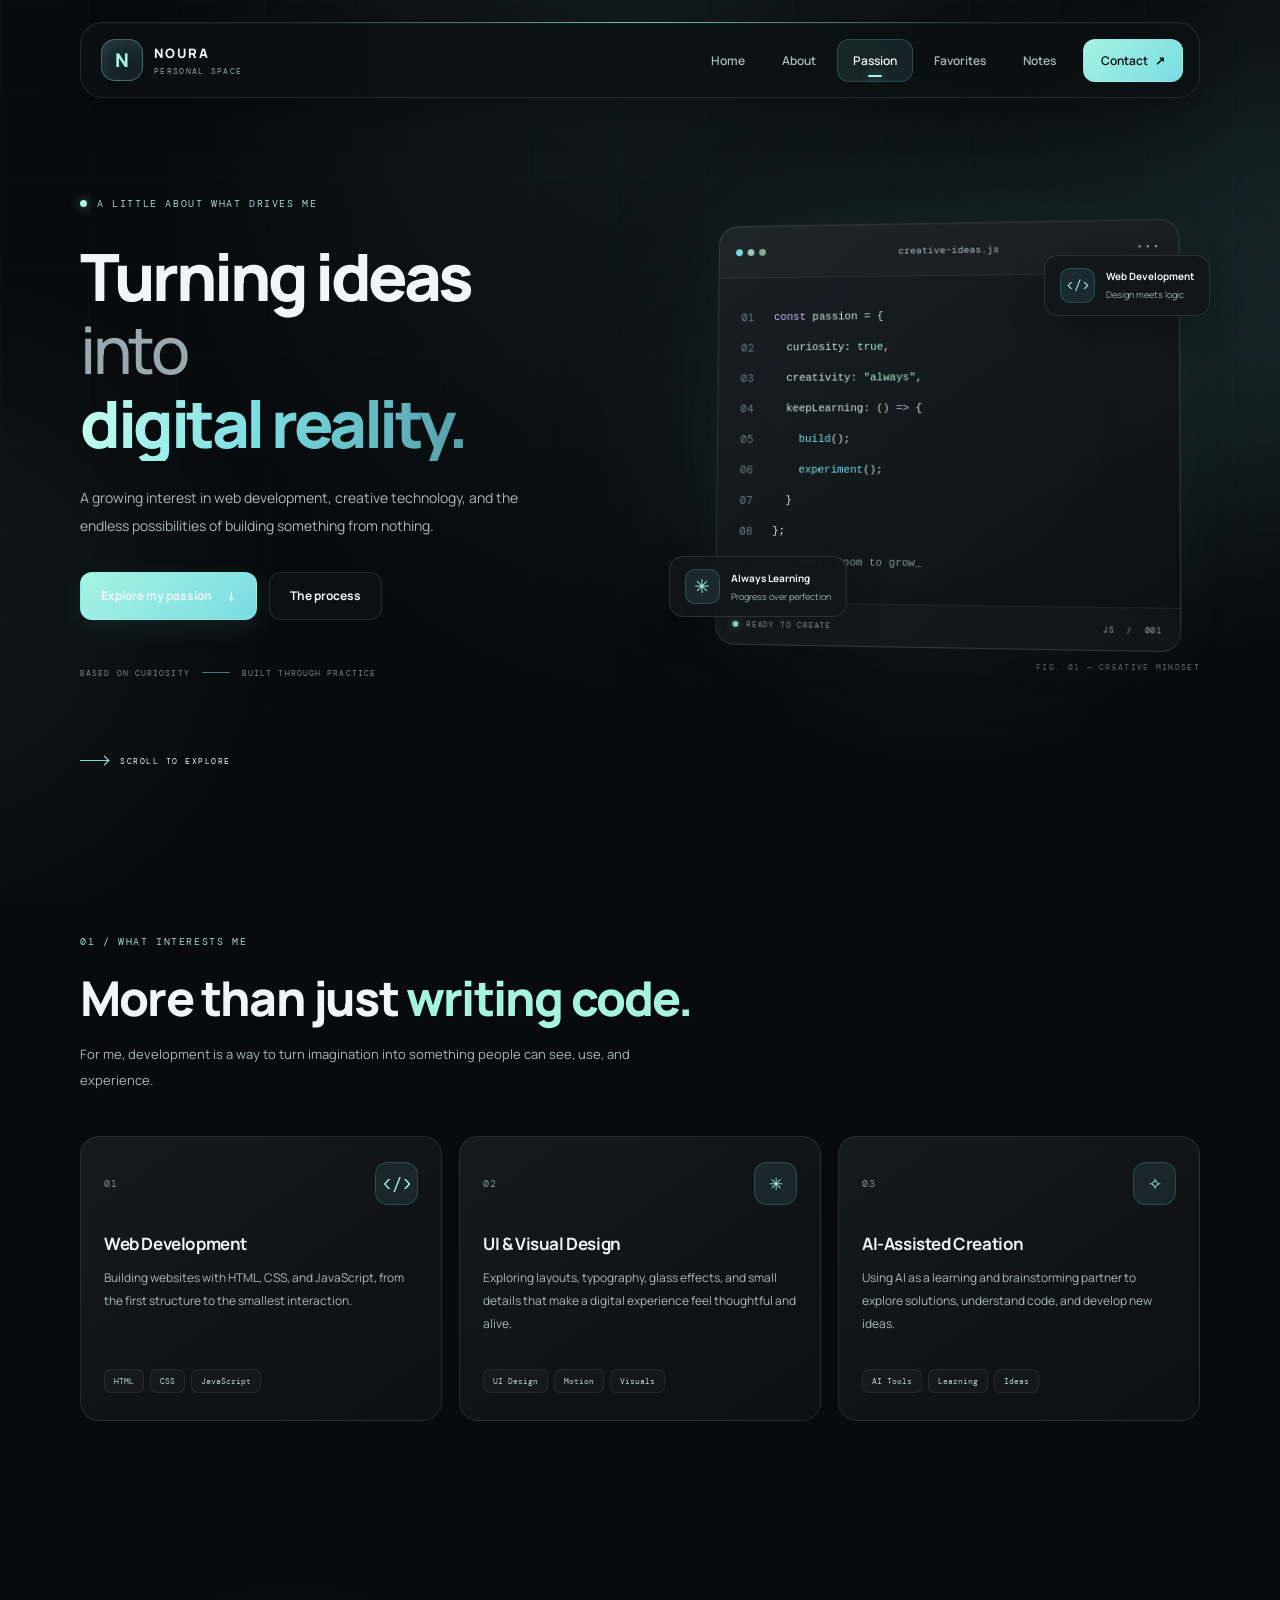
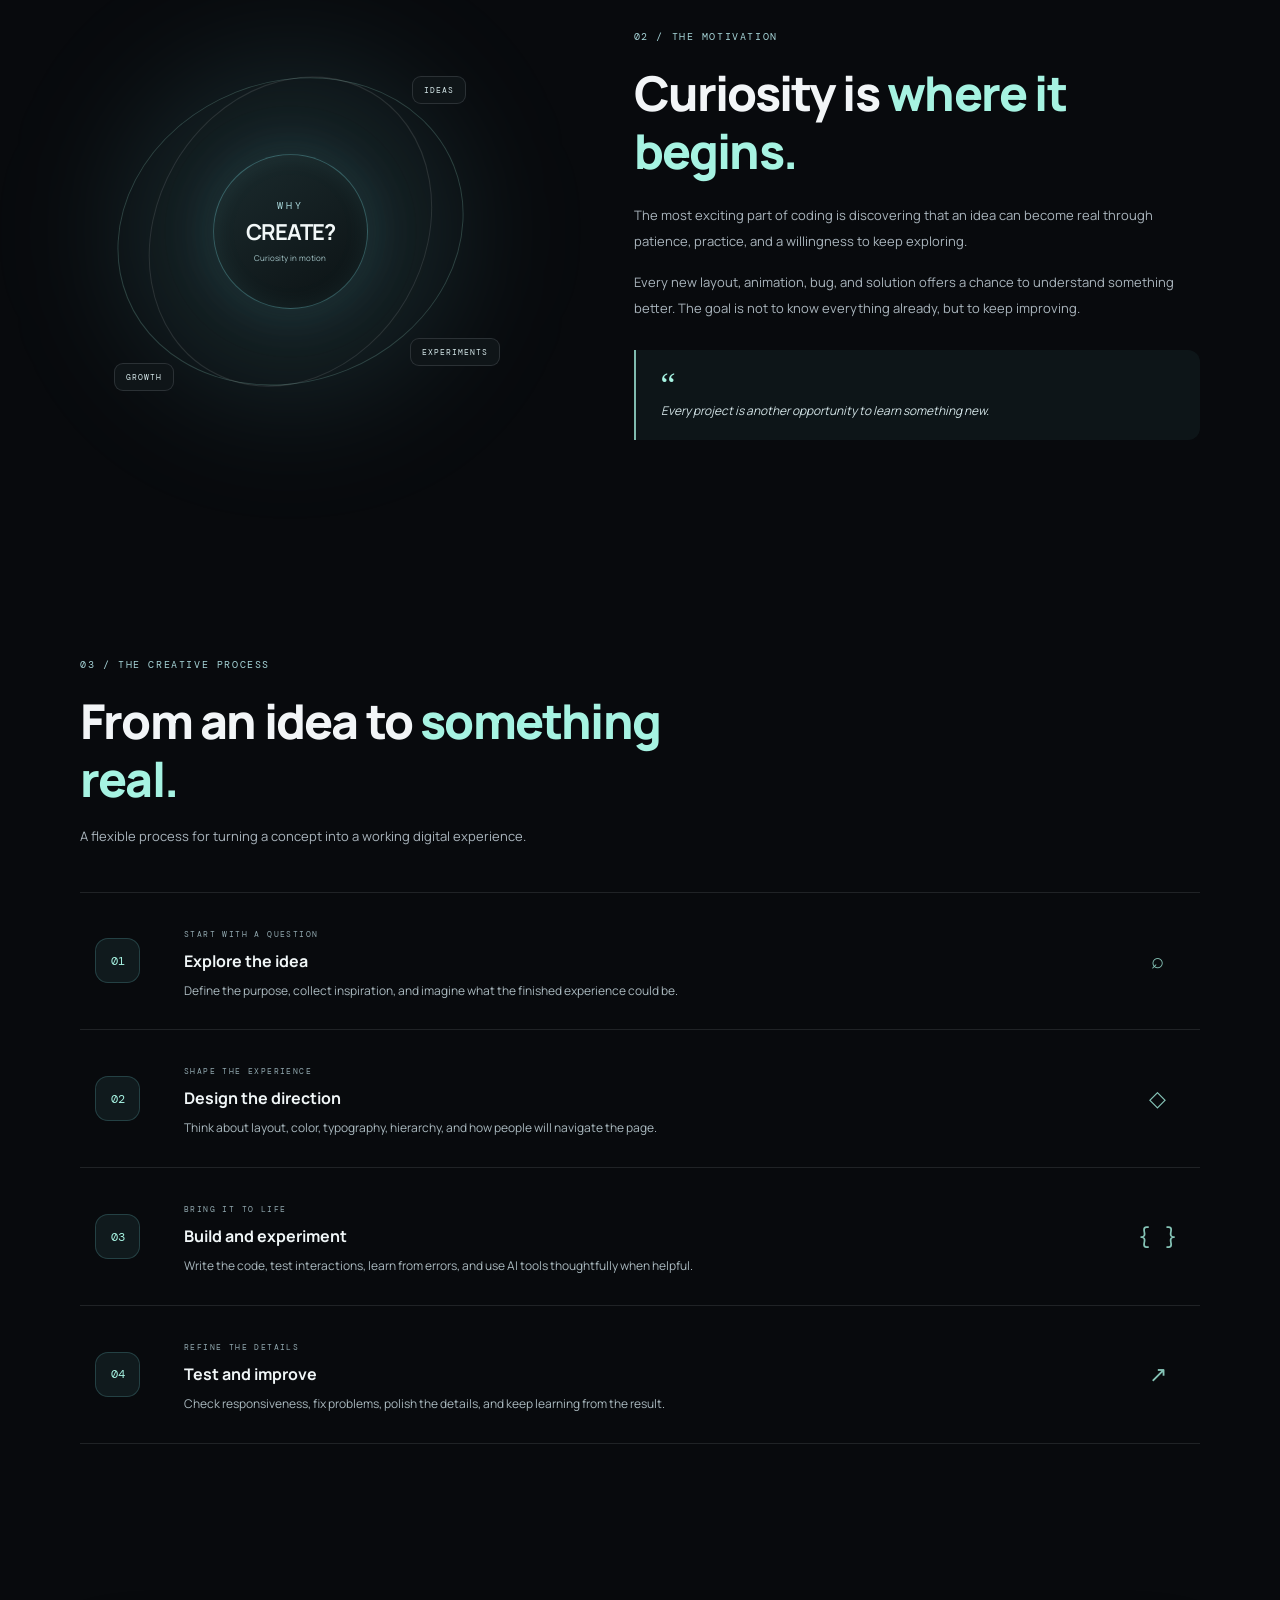
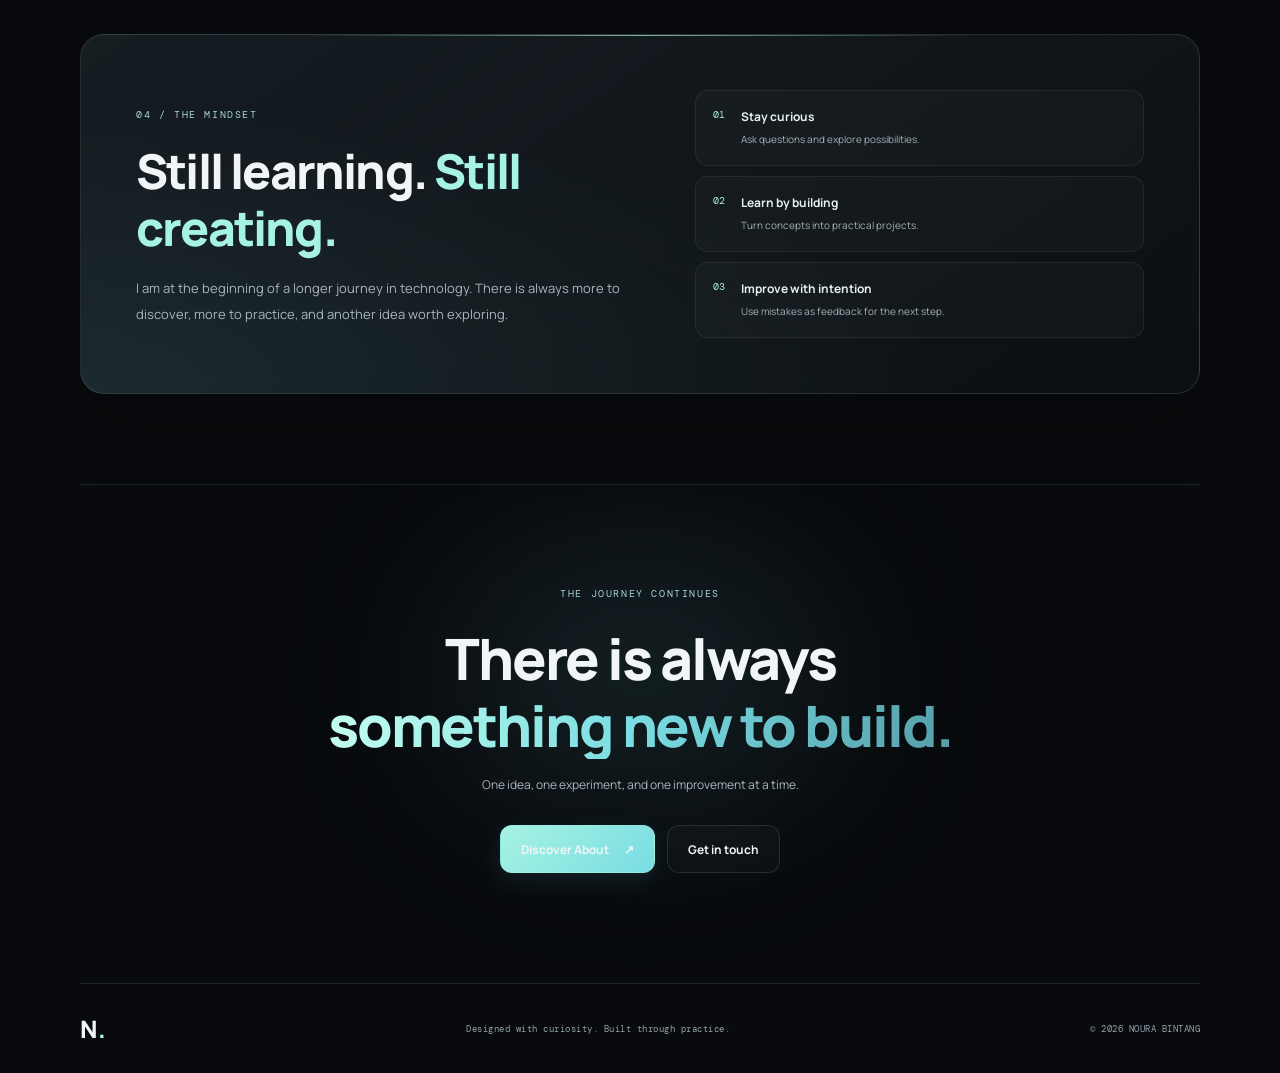
<file: passion.html>
<!DOCTYPE html>
<html lang="en">
<head>
    <meta charset="UTF-8">
    <meta name="viewport" content="width=device-width, initial-scale=1.0">
    <meta name="theme-color" content="#0B0507">

    <title>Passion — Noura Bintang</title>
    <meta name="description" content="Explore Noura Bintang's passion for web development, creative technology, and continuous learning.">

    <link rel="preconnect" href="https://fonts.googleapis.com">
    <link rel="preconnect" href="https://fonts.gstatic.com" crossorigin>
    <link href="https://fonts.googleapis.com/css2?family=DM+Mono:wght@400;500&family=Manrope:wght@400;500;600;700;800&display=swap" rel="stylesheet">

    <link rel="stylesheet" href="passion.css">
</head>

<body class="passion-page">

    <div class="passion-background" aria-hidden="true">
        <div class="passion-orb passion-orb-one"></div>
        <div class="passion-orb passion-orb-two"></div>
        <div class="passion-grid"></div>
    </div>

    <!-- INDEPENDENT PASSION NAVIGATION -->
    <header class="passion-header">
        <a href="index.html" class="passion-brand" aria-label="Noura home">
            <span class="passion-brand-icon">N</span>
            <span class="passion-brand-copy">
                <strong>NOURA</strong>
                <small>PERSONAL SPACE</small>
            </span>
        </a>

        <button
            class="passion-menu-toggle"
            id="passion-menu-toggle"
            type="button"
            aria-label="Open navigation"
            aria-expanded="false"
            aria-controls="passion-nav"
        >
            <span></span>
            <span></span>
        </button>

        <nav class="passion-nav" id="passion-nav" aria-label="Main navigation">
            <a href="index.html">Home</a>
            <a href="about.html">About</a>
            <a href="passion.html" class="active" aria-current="page">Passion</a>
            <a href="favs.html">Favorites</a>
            <a href="notes.html">Notes</a>
            <a href="index.html#contact" class="passion-nav-contact">
                Contact <span aria-hidden="true">↗</span>
            </a>
        </nav>
    </header>

    <main class="passion-main">

        <!-- HERO -->
        <section class="passion-hero" id="passion-home">
            <div class="passion-hero-copy">
                <span class="passion-eyebrow">
                    <span class="passion-status-dot"></span>
                    A LITTLE ABOUT WHAT DRIVES ME
                </span>

                <h1>
                    Turning ideas
                    <span class="passion-heading-muted">into</span>
                    <span class="passion-heading-accent">digital reality.</span>
                </h1>

                <p class="passion-hero-description">
                    A growing interest in web development, creative
                    technology, and the endless possibilities of building
                    something from nothing.
                </p>

                <div class="passion-hero-actions">
                    <a href="#core-passion" class="passion-button-primary">
                        Explore my passion <span aria-hidden="true">↓</span>
                    </a>

                    <a href="#creative-process" class="passion-button-secondary">
                        The process
                    </a>
                </div>

                <div class="passion-hero-meta">
                    <span>BASED ON CURIOSITY</span>
                    <span class="passion-meta-line"></span>
                    <span>BUILT THROUGH PRACTICE</span>
                </div>
            </div>

            <div class="passion-hero-visual" aria-label="Creative coding illustration">
                <div class="passion-visual-glow"></div>

                <div class="passion-code-window">
                    <div class="passion-window-top">
                        <div class="passion-window-dots">
                            <span></span>
                            <span></span>
                            <span></span>
                        </div>
                        <span>creative-ideas.js</span>
                        <span class="passion-window-menu">•••</span>
                    </div>

                    <div class="passion-code-content">
                        <div class="passion-code-line">
                            <span class="passion-line-number">01</span>
                            <code><span class="code-purple">const</span> passion = {</code>
                        </div>
                        <div class="passion-code-line">
                            <span class="passion-line-number">02</span>
                            <code>&nbsp;&nbsp;curiosity: <span class="code-green">true</span>,</code>
                        </div>
                        <div class="passion-code-line">
                            <span class="passion-line-number">03</span>
                            <code>&nbsp;&nbsp;creativity: <span class="code-green">"always"</span>,</code>
                        </div>
                        <div class="passion-code-line">
                            <span class="passion-line-number">04</span>
                            <code>&nbsp;&nbsp;keepLearning: <span class="code-orange">()</span> <span class="code-purple">=&gt;</span> {</code>
                        </div>
                        <div class="passion-code-line">
                            <span class="passion-line-number">05</span>
                            <code>&nbsp;&nbsp;&nbsp;&nbsp;<span class="code-blue">build</span>();</code>
                        </div>
                        <div class="passion-code-line">
                            <span class="passion-line-number">06</span>
                            <code>&nbsp;&nbsp;&nbsp;&nbsp;<span class="code-blue">experiment</span>();</code>
                        </div>
                        <div class="passion-code-line">
                            <span class="passion-line-number">07</span>
                            <code>&nbsp;&nbsp;}</code>
                        </div>
                        <div class="passion-code-line">
                            <span class="passion-line-number">08</span>
                            <code>};</code>
                        </div>
                        <div class="passion-code-line passion-code-comment">
                            <span class="passion-line-number">09</span>
                            <code>// always room to grow_</code>
                        </div>
                    </div>

                    <div class="passion-window-footer">
                        <span><span class="passion-status-dot"></span> READY TO CREATE</span>
                        <span>JS&nbsp; / &nbsp;001</span>
                    </div>
                </div>

                <div class="passion-float-card passion-float-top">
                    <span class="passion-float-symbol">&lt;/&gt;</span>
                    <span>
                        <strong>Web Development</strong>
                        <small>Design meets logic</small>
                    </span>
                </div>

                <div class="passion-float-card passion-float-bottom">
                    <span class="passion-float-spark">✳</span>
                    <span>
                        <strong>Always Learning</strong>
                        <small>Progress over perfection</small>
                    </span>
                </div>

                <div class="passion-visual-index">FIG. 01 — CREATIVE MINDSET</div>
            </div>

            <a href="#core-passion" class="passion-scroll-cue" aria-label="Scroll to explore">
                <span></span>
                SCROLL TO EXPLORE
            </a>
        </section>

        <!-- CORE PASSION -->
        <section class="passion-section passion-core" id="core-passion">
            <div class="passion-section-heading">
                <span class="passion-eyebrow">01 / WHAT INTERESTS ME</span>
                <h2>
                    More than just
                    <span>writing code.</span>
                </h2>
                <p>
                    For me, development is a way to turn imagination into
                    something people can see, use, and experience.
                </p>
            </div>

            <div class="passion-interest-grid">
                <article class="passion-interest-card passion-reveal">
                    <div class="passion-card-top">
                        <span class="passion-card-number">01</span>
                        <span class="passion-card-icon">&lt;/&gt;</span>
                    </div>
                    <h3>Web Development</h3>
                    <p>
                        Building websites with HTML, CSS, and JavaScript,
                        from the first structure to the smallest interaction.
                    </p>
                    <div class="passion-tags">
                        <span>HTML</span>
                        <span>CSS</span>
                        <span>JavaScript</span>
                    </div>
                    <div class="passion-card-line"></div>
                </article>

                <article class="passion-interest-card passion-reveal">
                    <div class="passion-card-top">
                        <span class="passion-card-number">02</span>
                        <span class="passion-card-icon">✳</span>
                    </div>
                    <h3>UI & Visual Design</h3>
                    <p>
                        Exploring layouts, typography, glass effects, and
                        small details that make a digital experience feel
                        thoughtful and alive.
                    </p>
                    <div class="passion-tags">
                        <span>UI Design</span>
                        <span>Motion</span>
                        <span>Visuals</span>
                    </div>
                    <div class="passion-card-line"></div>
                </article>

                <article class="passion-interest-card passion-reveal">
                    <div class="passion-card-top">
                        <span class="passion-card-number">03</span>
                        <span class="passion-card-icon">✧</span>
                    </div>
                    <h3>AI-Assisted Creation</h3>
                    <p>
                        Using AI as a learning and brainstorming partner
                        to explore solutions, understand code, and develop
                        new ideas.
                    </p>
                    <div class="passion-tags">
                        <span>AI Tools</span>
                        <span>Learning</span>
                        <span>Ideas</span>
                    </div>
                    <div class="passion-card-line"></div>
                </article>
            </div>
        </section>

        <!-- MOTIVATION -->
        <section class="passion-section passion-motivation" id="motivation">
            <div class="passion-motivation-visual passion-reveal">
                <div class="passion-motivation-orbit orbit-one"></div>
                <div class="passion-motivation-orbit orbit-two"></div>

                <div class="passion-motivation-center">
                    <span>WHY</span>
                    <strong>CREATE?</strong>
                    <small>Curiosity in motion</small>
                </div>

                <span class="passion-orbit-label orbit-label-one">IDEAS</span>
                <span class="passion-orbit-label orbit-label-two">EXPERIMENTS</span>
                <span class="passion-orbit-label orbit-label-three">GROWTH</span>
            </div>

            <div class="passion-motivation-copy passion-reveal">
                <span class="passion-eyebrow">02 / THE MOTIVATION</span>
                <h2>
                    Curiosity is
                    <span>where it begins.</span>
                </h2>

                <p>
                    The most exciting part of coding is discovering that
                    an idea can become real through patience, practice,
                    and a willingness to keep exploring.
                </p>

                <p>
                    Every new layout, animation, bug, and solution offers
                    a chance to understand something better. The goal is
                    not to know everything already, but to keep improving.
                </p>

                <div class="passion-quote">
                    <span class="passion-quote-mark">“</span>
                    <blockquote>
                        Every project is another opportunity to learn
                        something new.
                    </blockquote>
                </div>
            </div>
        </section>

        <!-- CREATIVE PROCESS -->
        <section class="passion-section passion-process" id="creative-process">
            <div class="passion-section-heading">
                <span class="passion-eyebrow">03 / THE CREATIVE PROCESS</span>
                <h2>
                    From an idea to
                    <span>something real.</span>
                </h2>
                <p>
                    A flexible process for turning a concept into a
                    working digital experience.
                </p>
            </div>

            <div class="passion-process-list">
                <article class="passion-process-step passion-reveal">
                    <div class="passion-step-index">01</div>
                    <div class="passion-step-content">
                        <span>START WITH A QUESTION</span>
                        <h3>Explore the idea</h3>
                        <p>
                            Define the purpose, collect inspiration, and
                            imagine what the finished experience could be.
                        </p>
                    </div>
                    <div class="passion-step-symbol">⌕</div>
                </article>

                <article class="passion-process-step passion-reveal">
                    <div class="passion-step-index">02</div>
                    <div class="passion-step-content">
                        <span>SHAPE THE EXPERIENCE</span>
                        <h3>Design the direction</h3>
                        <p>
                            Think about layout, color, typography, hierarchy,
                            and how people will navigate the page.
                        </p>
                    </div>
                    <div class="passion-step-symbol">◇</div>
                </article>

                <article class="passion-process-step passion-reveal">
                    <div class="passion-step-index">03</div>
                    <div class="passion-step-content">
                        <span>BRING IT TO LIFE</span>
                        <h3>Build and experiment</h3>
                        <p>
                            Write the code, test interactions, learn from
                            errors, and use AI tools thoughtfully when helpful.
                        </p>
                    </div>
                    <div class="passion-step-symbol">{ }</div>
                </article>

                <article class="passion-process-step passion-reveal">
                    <div class="passion-step-index">04</div>
                    <div class="passion-step-content">
                        <span>REFINE THE DETAILS</span>
                        <h3>Test and improve</h3>
                        <p>
                            Check responsiveness, fix problems, polish
                            the details, and keep learning from the result.
                        </p>
                    </div>
                    <div class="passion-step-symbol">↗</div>
                </article>
            </div>
        </section>

        <!-- LEARNING MINDSET -->
        <section class="passion-section passion-mindset" id="mindset">
            <div class="passion-mindset-panel passion-reveal">
                <div class="passion-mindset-copy">
                    <span class="passion-eyebrow">04 / THE MINDSET</span>
                    <h2>
                        Still learning.
                        <span>Still creating.</span>
                    </h2>
                    <p>
                        I am at the beginning of a longer journey in
                        technology. There is always more to discover,
                        more to practice, and another idea worth exploring.
                    </p>
                </div>

                <div class="passion-mindset-points">
                    <div class="passion-mindset-point">
                        <span>01</span>
                        <div>
                            <strong>Stay curious</strong>
                            <small>Ask questions and explore possibilities.</small>
                        </div>
                    </div>

                    <div class="passion-mindset-point">
                        <span>02</span>
                        <div>
                            <strong>Learn by building</strong>
                            <small>Turn concepts into practical projects.</small>
                        </div>
                    </div>

                    <div class="passion-mindset-point">
                        <span>03</span>
                        <div>
                            <strong>Improve with intention</strong>
                            <small>Use mistakes as feedback for the next step.</small>
                        </div>
                    </div>
                </div>
            </div>
        </section>

        <!-- CLOSING -->
        <section class="passion-closing" id="passion-contact">
            <div class="passion-closing-glow"></div>
            <span class="passion-eyebrow">THE JOURNEY CONTINUES</span>

            <h2>
                There is always
                <span>something new to build.</span>
            </h2>

            <p>
                One idea, one experiment, and one improvement at a time.
            </p>

            <div class="passion-closing-actions">
                <a href="about.html" class="passion-button-primary">
                    Discover About <span aria-hidden="true">↗</span>
                </a>
                <a href="index.html#contact" class="passion-button-secondary">
                    Get in touch
                </a>
            </div>
        </section>

    </main>

    <footer class="passion-footer">
        <a href="index.html" class="passion-footer-brand">N<span>.</span></a>
        <p>Designed with curiosity. Built through practice.</p>
        <span>© <span id="passion-current-year"></span> NOURA BINTANG</span>
    </footer>

    <script src="passion.js"></script>
</body>
</html>
</file>
<file: style.css>
:root {
    --bg: #070b0f;
    --bg-soft: #0c1216;
    --card: rgba(16, 23, 27, 0.76);
    --card-solid: #0f171b;

    --text: #eef6f5;
    --muted: #9aabad;
    --subtle: #6b7d80;

    --accent: #8be8d8;
    --accent-light: #a7f3e0;
    --accent-dark: #3f6f6f;

    --border: rgba(225, 240, 240, 0.09);
    --border-accent: rgba(167, 243, 224, 0.30);

    --gradient-red: linear-gradient(
        115deg,
        #a7f3e0 0%,
        #7fe3d6 48%,
        #5fd4d8 100%
    );

    --gradient-red-hover: linear-gradient(
        115deg,
        #bdf7ea 0%,
        #94ebe0 48%,
        #72dde0 100%
    );

    --font: "Manrope", sans-serif;
    --mono: "DM Mono", monospace;
    --radius: 24px;
    --shell: 1440px;
}

* {
    box-sizing: border-box;
    margin: 0;
    padding: 0;
}

html {
    scroll-behavior: smooth;
    scroll-padding-top: 110px;
}

body {
    min-width: 320px;
    overflow-x: hidden;
    background: var(--bg);
    color: var(--text);
    font-family: var(--font);
    line-height: 1.7;
    -webkit-font-smoothing: antialiased;
}

body,
button,
a {
    -webkit-tap-highlight-color: transparent;
}

a {
    color: inherit;
    text-decoration: none;
}

button {
    color: inherit;
    font: inherit;
}

button,
a {
    outline-offset: 5px;
}

::selection {
    color: white;
    background: #1d4b50;
}

/* BACKGROUND */

.background-effects {
    position: fixed;
    inset: 0;
    z-index: -1;
    overflow: hidden;
    pointer-events: none;
    background:
        radial-gradient(
            ellipse at 8% 35%,
            rgba(95, 212, 216, 0.12),
            transparent 42%
        ),
        radial-gradient(
            ellipse at 95% 65%,
            rgba(167, 243, 224, 0.08),
            transparent 40%
        ),
        var(--bg);
}

.ambient {
    position: absolute;
    width: 440px;
    height: 440px;
    border-radius: 50%;
    filter: blur(110px);
    opacity: 0.17;
    animation: ambient-drift 18s ease-in-out infinite alternate;
}

.ambient-one {
    top: 5%;
    left: -15%;
    background: #5fd4d8;
}

.ambient-two {
    right: -16%;
    bottom: 8%;
    background: #a7f3e0;
    animation-delay: -8s;
}

.background-grid {
    position: absolute;
    inset: 0;
    opacity: 0.13;
    background-image:
        linear-gradient(
            rgba(167, 243, 224, 0.03) 1px,
            transparent 1px
        ),
        linear-gradient(
            90deg,
            rgba(167, 243, 224, 0.03) 1px,
            transparent 1px
        );
    background-size: 56px 56px;
    mask-image: linear-gradient(to bottom, black, transparent 90%);
}

@keyframes ambient-drift {
    from {
        transform: translate3d(0, 0, 0) scale(1);
    }

    to {
        transform: translate3d(45px, -30px, 0) scale(1.13);
    }
}

/* HEADER */

.site-header {
    position: relative;
    z-index: 20;
    display: flex;
    align-items: center;
    justify-content: space-between;
    width: min(calc(100% - 64px), var(--shell));
    min-height: 96px;
    margin: 30px auto 0;
    padding: 14px 24px 14px 28px;
    border: 1px solid var(--border);
    border-radius: 27px;
    background: rgba(11, 17, 21, 0.78);
    backdrop-filter: blur(24px);
    -webkit-backdrop-filter: blur(24px);
    box-shadow:
        0 20px 80px rgba(0, 0, 0, 0.18),
        inset 0 1px rgba(255, 255, 255, 0.035);
}

.brand,
.brand-copy,
.main-nav,
.nav-link,
.nav-contact {
    display: flex;
    align-items: center;
}

.brand {
    gap: 13px;
    flex-shrink: 0;
}

.brand-mark {
    display: grid;
    place-items: center;
    width: 53px;
    height: 53px;
    border: 1px solid rgba(167, 243, 224, 0.30);
    border-radius: 17px;
    background: linear-gradient(
        145deg,
        rgba(95, 212, 216, 0.14),
        rgba(255, 255, 255, 0.015)
    );
    box-shadow:
        inset 0 1px rgba(255, 255, 255, 0.08),
        0 0 25px rgba(95, 212, 216, 0.08);
    font-size: 25px;
    font-weight: 800;
}

.brand-mark span,
.brand-copy strong span,
.footer-brand-mark span {
    color: var(--accent-light);
}

.brand-copy {
    flex-direction: column;
    align-items: flex-start;
    line-height: 1.3;
}

.brand-copy strong {
    font-size: 18px;
    letter-spacing: -0.8px;
}

.brand-copy small,
.footer-brand small {
    margin-top: 4px;
    color: var(--muted);
    font-family: var(--mono);
    font-size: 9px;
    letter-spacing: 1px;
}

.main-nav {
    gap: 7px;
}

.nav-link {
    gap: 9px;
    padding: 14px 15px;
    border-radius: 14px;
    color: var(--muted);
    font-size: 12px;
    font-weight: 700;
    transition:
        color 0.25s ease,
        background 0.25s ease,
        border-color 0.25s ease;
}

.nav-link span {
    color: var(--subtle);
    font-family: var(--mono);
    font-size: 10px;
}

.nav-link:hover,
.nav-link.active {
    color: var(--text);
    background: rgba(95, 212, 216, 0.09);
}

.nav-link.active span {
    color: var(--accent-light);
}

.nav-contact {
    justify-content: center;
    gap: 12px;
    min-height: 52px;
    margin-left: 12px;
    padding: 0 20px;
    border: 1px solid var(--border-accent);
    border-radius: 15px;
    background: rgba(95, 212, 216, 0.10);
    font-size: 12px;
    font-weight: 800;
    transition:
        background 0.25s ease,
        border-color 0.25s ease,
        transform 0.25s ease,
        box-shadow 0.25s ease;
}

.nav-contact i {
    color: var(--accent-light);
}

.nav-contact:hover {
    transform: translateY(-2px);
    border-color: var(--accent-light);
    background: rgba(95, 212, 216, 0.16);
    box-shadow: 0 8px 25px rgba(95, 212, 216, 0.14);
}

.menu-toggle {
    display: none;
    width: 46px;
    height: 44px;
    padding: 12px;
    border: 1px solid var(--border);
    border-radius: 13px;
    background: rgba(255, 255, 255, 0.035);
    cursor: pointer;
}

.menu-toggle span {
    display: block;
    width: 100%;
    height: 2px;
    margin: 5px 0;
    border-radius: 2px;
    background: var(--text);
    transition: transform 0.25s ease;
}

.menu-toggle[aria-expanded="true"] span:first-child {
    transform: translateY(3.5px) rotate(45deg);
}

.menu-toggle[aria-expanded="true"] span:last-child {
    transform: translateY(-3.5px) rotate(-45deg);
}

/* GENERAL */

.section-shell {
    width: min(calc(100% - 100px), 1260px);
    margin-right: auto;
    margin-left: auto;
}

.eyebrow {
    color: var(--accent-light);
    font-family: var(--mono);
    font-size: 10px;
    letter-spacing: 2.1px;
}

.accent,
.accent-text {
    color: var(--accent-light);
}

.accent-text {
    display: block;
}

.section-marker {
    display: flex;
    align-items: center;
    gap: 13px;
    color: var(--muted);
    font-family: var(--mono);
    font-size: 10px;
    letter-spacing: 1.5px;
}

.section-marker > span {
    color: var(--accent-light);
}

.section-marker > i {
    width: 35px;
    height: 1px;
    background: var(--border-accent);
}

/* HERO */

.hero {
    position: relative;
    display: grid;
    grid-template-columns: 1.05fr 0.95fr;
    align-items: center;
    gap: 70px;
    min-height: 660px;
    padding-top: 100px;
    padding-bottom: 115px;
}

.hero-copy {
    position: relative;
    z-index: 2;
    max-width: 610px;
}

.availability {
    display: inline-flex;
    align-items: center;
    gap: 10px;
    padding: 10px 15px;
    border: 1px solid var(--border);
    border-radius: 100px;
    background: rgba(255, 255, 255, 0.025);
    color: #d3e6e4;
    font-family: var(--mono);
    font-size: 9px;
    letter-spacing: 1.1px;
}

.availability-dot,
.live-status i,
.footer-status i {
    width: 7px;
    height: 7px;
    border-radius: 50%;
    background: var(--accent-light);
    box-shadow: 0 0 14px rgba(167, 243, 224, 0.55);
}

.hero-eyebrow {
    margin-top: 36px;
    margin-bottom: 10px;
}

.hero-title {
    font-size: clamp(58px, 7vw, 104px);
    font-weight: 800;
    letter-spacing: -7px;
    line-height: 0.98;
}

.title-outline {
    display: block;
    color: transparent;
    -webkit-text-stroke: 1px rgba(238, 246, 245, 0.58);
}

.hero-role {
    display: flex;
    align-items: center;
    gap: 12px;
    margin-top: 26px;
    color: #c4dcd9;
    font-family: var(--mono);
    font-size: 10px;
    letter-spacing: 1.2px;
}

.role-line {
    width: 31px;
    height: 1px;
    background: var(--accent-light);
}

.hero-description {
    max-width: 475px;
    margin-top: 24px;
    color: var(--muted);
    font-size: 14px;
    line-height: 2;
}

.hero-actions {
    display: flex;
    flex-wrap: wrap;
    gap: 12px;
    margin-top: 32px;
}

.button {
    position: relative;
    display: inline-flex;
    align-items: center;
    justify-content: center;
    gap: 13px;
    min-height: 51px;
    padding: 0 19px;
    overflow: hidden;
    border: 1px solid transparent;
    border-radius: 13px;
    font-size: 11px;
    font-weight: 800;
    transition:
        transform 0.25s ease,
        background 0.25s ease,
        border-color 0.25s ease,
        box-shadow 0.25s ease;
}

.button:hover {
    transform: translateY(-3px);
}

.button-primary {
    color: #06201f;
    background: var(--gradient-red);
    box-shadow:
        0 8px 28px rgba(0, 0, 0, 0.19),
        inset 0 1px rgba(255, 255, 255, 0.13);
}

.button-primary:hover {
    background: var(--gradient-red-hover);
    box-shadow: 0 12px 35px rgba(95, 212, 216, 0.25);
}

.button-ghost {
    border-color: var(--border);
    background: rgba(255, 255, 255, 0.025);
}

.button-ghost:hover {
    border-color: var(--border-accent);
    background: rgba(95, 212, 216, 0.09);
}

.button i {
    font-size: 11px;
}

.hero-footnote {
    display: flex;
    align-items: center;
    gap: 11px;
    margin-top: 44px;
    color: var(--subtle);
    font-family: var(--mono);
    font-size: 9px;
    letter-spacing: 0.8px;
}

.hero-footnote > span {
    width: 24px;
    height: 1px;
    background: var(--accent-dark);
}

/* IDENTITY CARD */

.hero-visual {
    position: relative;
    width: 100%;
    max-width: 510px;
    justify-self: end;
    padding: 0 8px;
}

.visual-topline,
.visual-bottomline {
    display: flex;
    align-items: center;
    justify-content: space-between;
    color: var(--subtle);
    font-family: var(--mono);
    font-size: 9px;
    letter-spacing: 1px;
}

.visual-topline {
    margin-bottom: 13px;
}

.live-status {
    display: flex;
    align-items: center;
    gap: 8px;
    color: #bfe6e0;
}

.live-status i {
    width: 5px;
    height: 5px;
}

.identity-card {
    position: relative;
    display: flex;
    min-height: 395px;
    flex-direction: column;
    justify-content: space-between;
    overflow: hidden;
    padding: 24px;
    isolation: isolate;
    border: 1px solid rgba(225, 240, 240, 0.12);
    border-radius: 28px;
    background:
        radial-gradient(
            circle at 50% 40%,
            rgba(95, 212, 216, 0.14),
            transparent 55%
        ),
        linear-gradient(
            145deg,
            rgba(26, 42, 46, 0.78),
            rgba(9, 14, 18, 0.97) 70%
        ),
        var(--card-solid);
    box-shadow:
        0 35px 100px rgba(0, 0, 0, 0.28),
        inset 0 1px rgba(255, 255, 255, 0.08);
    transition: transform 0.3s ease, border-color 0.3s ease;
}

.identity-card:hover {
    transform: translateY(-4px);
    border-color: rgba(167, 243, 224, 0.35);
}

.card-glow {
    position: absolute;
    z-index: -1;
    top: 15%;
    left: 16%;
    width: 68%;
    height: 65%;
    border-radius: 50%;
    background: rgba(95, 212, 216, 0.16);
    filter: blur(65px);
}

.orbit {
    position: absolute;
    z-index: -1;
    top: 46%;
    left: 50%;
    border: 1px solid rgba(167, 243, 224, 0.13);
    border-radius: 50%;
    transform: translate(-50%, -50%);
}

.orbit-one {
    width: 275px;
    height: 275px;
}

.orbit-two {
    width: 355px;
    height: 355px;
    border-style: dashed;
    border-color: rgba(255, 255, 255, 0.075);
}

.card-index {
    color: var(--muted);
    font-family: var(--mono);
    font-size: 10px;
    letter-spacing: 1px;
}

.monogram-wrap {
    position: relative;
    display: grid;
    min-height: 210px;
    place-items: center;
}

.monogram-shadow {
    position: absolute;
    color: rgba(167, 243, 224, 0.05);
    font-size: 240px;
    font-weight: 800;
    line-height: 1;
    transform: translate(8px, 7px);
}

.monogram {
    position: relative;
    color: #eef8f7;
    font-size: 160px;
    font-weight: 800;
    letter-spacing: -15px;
    line-height: 1;
    text-shadow: 0 0 60px rgba(95, 212, 216, 0.18);
}

.monogram span {
    color: var(--accent-light);
}

.card-bottom {
    display: flex;
    align-items: center;
    justify-content: space-between;
    gap: 15px;
    padding-top: 18px;
    border-top: 1px solid rgba(255, 255, 255, 0.09);
}

.card-label {
    color: var(--subtle);
    font-family: var(--mono);
    font-size: 9px;
    letter-spacing: 1.2px;
}

.card-bottom h2 {
    margin-top: 5px;
    font-size: 18px;
    font-weight: 700;
    letter-spacing: -0.6px;
}

.card-symbol {
    display: grid;
    width: 40px;
    height: 40px;
    flex-shrink: 0;
    place-items: center;
    border: 1px solid var(--border);
    border-radius: 12px;
    color: var(--accent-light);
}

.visual-bottomline {
    margin-top: 13px;
}

.floating-chip {
    position: absolute;
    z-index: 2;
    display: flex;
    align-items: center;
    gap: 9px;
    padding: 12px 15px;
    border: 1px solid rgba(225, 240, 240, 0.13);
    border-radius: 13px;
    background: rgba(11, 17, 21, 0.88);
    box-shadow: 0 15px 40px rgba(0, 0, 0, 0.25);
    backdrop-filter: blur(18px);
    color: #d3e6e4;
    font-family: var(--mono);
    font-size: 9px;
    letter-spacing: 0.6px;
}

.floating-chip i,
.floating-chip > span {
    color: var(--accent-light);
}

.chip-top {
    top: 20%;
    right: -22px;
}

.chip-bottom {
    bottom: 17%;
    left: -28px;
}

.scroll-indicator {
    position: absolute;
    bottom: 24px;
    left: 0;
    display: flex;
    align-items: center;
    gap: 12px;
    color: var(--subtle);
    font-family: var(--mono);
    font-size: 9px;
    letter-spacing: 1px;
}

.scroll-mouse {
    display: grid;
    width: 19px;
    height: 29px;
    place-items: start center;
    padding-top: 6px;
    border: 1px solid #3f6468;
    border-radius: 12px;
}

.scroll-mouse span {
    width: 3px;
    height: 6px;
    border-radius: 5px;
    background: var(--accent-light);
    animation: scroll-bob 1.5s ease-in-out infinite;
}

@keyframes scroll-bob {
    0%, 100% {
        transform: translateY(0);
    }

    50% {
        transform: translateY(5px);
    }
}

.coordinate {
    position: absolute;
    bottom: 30px;
    color: #5a7276;
    font-family: var(--mono);
    font-size: 9px;
    letter-spacing: 1px;
}

.coordinate-left {
    left: 38%;
}

.coordinate-right {
    right: 0;
}

/* INTRO */

.intro-section {
    padding-top: 100px;
    padding-bottom: 100px;
    border-top: 1px solid rgba(255, 255, 255, 0.055);
}

.intro-layout {
    display: grid;
    grid-template-columns: 1.1fr 0.9fr;
    gap: 85px;
    margin-top: 40px;
}

.intro-heading {
    max-width: 650px;
    font-size: clamp(36px, 4.6vw, 61px);
    font-weight: 800;
    letter-spacing: -3.5px;
    line-height: 1.2;
}

.muted {
    color: #7f9396;
}

.intro-content {
    padding-top: 7px;
}

.intro-content p {
    margin-bottom: 18px;
    color: var(--muted);
    font-size: 13px;
    line-height: 2;
}

.inline-link {
    display: inline-flex;
    align-items: center;
    gap: 12px;
    margin-top: 6px;
    color: var(--text);
    font-size: 12px;
    font-weight: 800;
}

.inline-link i {
    color: var(--accent-light);
    transition: transform 0.25s ease;
}

.inline-link:hover i {
    transform: translateX(5px);
}

.quick-facts {
    display: grid;
    grid-template-columns: repeat(3, 1fr);
    gap: 20px;
    margin-top: 65px;
    padding-top: 28px;
    border-top: 1px solid var(--border);
}

.fact {
    display: flex;
    flex-direction: column;
    gap: 8px;
}

.fact span {
    color: var(--subtle);
    font-family: var(--mono);
    font-size: 9px;
    letter-spacing: 1px;
}

.fact strong {
    font-size: 13px;
    font-weight: 700;
}

/* EXPERTISE */

.expertise-section {
    padding-top: 75px;
    padding-bottom: 100px;
    border-top: 1px solid rgba(255, 255, 255, 0.055);
}

.section-heading-row {
    display: flex;
    align-items: flex-end;
    justify-content: space-between;
    gap: 25px;
    margin-top: 35px;
    margin-bottom: 35px;
}

.section-title {
    margin-top: 8px;
    font-size: clamp(34px, 4.3vw, 55px);
    font-weight: 800;
    letter-spacing: -3px;
    line-height: 1.2;
}

.section-side-note {
    max-width: 230px;
    padding-bottom: 6px;
    color: var(--muted);
    font-size: 12px;
}

.expertise-grid {
    display: grid;
    grid-template-columns: repeat(4, minmax(0, 1fr));
    gap: 14px;
}

.expertise-card {
    position: relative;
    display: flex;
    min-height: 285px;
    flex-direction: column;
    align-items: flex-start;
    padding: 21px;
    overflow: hidden;
    border: 1px solid var(--border);
    border-radius: 19px;
    background: linear-gradient(
        145deg,
        rgba(255, 255, 255, 0.035),
        rgba(255, 255, 255, 0.008)
    );
    transition:
        transform 0.25s ease,
        border-color 0.25s ease,
        background 0.25s ease;
}

.expertise-card::before {
    position: absolute;
    top: 0;
    left: 15%;
    width: 70%;
    height: 1px;
    background: linear-gradient(
        90deg,
        transparent,
        rgba(167, 243, 224, 0.42),
        transparent
    );
    content: "";
    opacity: 0;
    transition: opacity 0.25s ease;
}

.expertise-card:hover {
    transform: translateY(-5px);
    border-color: var(--border-accent);
    background: linear-gradient(
        145deg,
        rgba(95, 212, 216, 0.09),
        rgba(255, 255, 255, 0.012)
    );
}

.expertise-card:hover::before {
    opacity: 1;
}

.expertise-card-top {
    display: flex;
    width: 100%;
    align-items: center;
    justify-content: space-between;
    margin-bottom: 29px;
}

.expertise-card-top > span {
    color: var(--subtle);
    font-family: var(--mono);
    font-size: 10px;
}

.expertise-card-top i {
    color: var(--accent-light);
    font-size: 25px;
}

.expertise-category {
    color: #8fb5b3;
    font-family: var(--mono);
    font-size: 9px;
    letter-spacing: 1.2px;
}

.expertise-card h3 {
    margin-top: 5px;
    font-size: 21px;
    font-weight: 800;
    letter-spacing: -0.8px;
}

.expertise-card p {
    margin-top: 9px;
    margin-bottom: 22px;
    color: var(--muted);
    font-size: 11px;
    line-height: 1.9;
}

.card-footer {
    display: flex;
    align-items: center;
    justify-content: space-between;
    gap: 7px;
    width: 100%;
    margin-top: auto;
    padding-top: 13px;
    border-top: 1px solid var(--border);
    color: var(--subtle);
    font-family: var(--mono);
    font-size: 8px;
    letter-spacing: 0.5px;
}

.card-footer i {
    color: var(--accent-light);
}

.expertise-note {
    display: flex;
    align-items: center;
    gap: 10px;
    margin-top: 25px;
    color: var(--muted);
    font-size: 12px;
}

.expertise-note > span {
    color: var(--accent-light);
    font-size: 19px;
}

.expertise-note strong {
    color: var(--text);
    font-weight: 600;
}

/* PASSION PANEL */

.passion-section {
    padding-top: 20px;
    padding-bottom: 100px;
}

.passion-panel {
    position: relative;
    display: flex;
    min-height: 370px;
    align-items: center;
    justify-content: space-between;
    overflow: hidden;
    padding: 60px;
    border: 1px solid rgba(167, 243, 224, 0.20);
    border-radius: 27px;
    background:
        radial-gradient(
            ellipse at 88% 45%,
            rgba(95, 212, 216, 0.14),
            transparent 42%
        ),
        linear-gradient(
            120deg,
            #14262b,
            #0e171b 60%,
            #090f13
        );
    box-shadow: inset 0 1px rgba(255, 255, 255, 0.035);
}

.passion-copy {
    position: relative;
    z-index: 2;
    max-width: 690px;
}

.passion-copy h2 {
    margin-top: 15px;
    font-size: clamp(32px, 4vw, 49px);
    font-weight: 800;
    letter-spacing: -2.7px;
    line-height: 1.2;
}

.passion-copy h2 span {
    color: #7fe3d6;
}

.passion-copy > p:not(.eyebrow) {
    max-width: 550px;
    margin-top: 18px;
    margin-bottom: 25px;
    color: var(--muted);
    font-size: 12px;
    line-height: 2;
}

.button-light {
    color: #06201f;
    background: var(--gradient-red);
    box-shadow: 0 8px 26px rgba(0, 0, 0, 0.15);
}

.button-light:hover {
    background: var(--gradient-red-hover);
    box-shadow: 0 10px 30px rgba(95, 212, 216, 0.25);
}

.passion-side-label {
    position: relative;
    z-index: 2;
    display: flex;
    flex-direction: column;
    align-items: center;
    gap: 15px;
    color: #b3d6d2;
    font-family: var(--mono);
    font-size: 9px;
    letter-spacing: 1.5px;
    writing-mode: vertical-rl;
}

.passion-side-label i {
    width: 4px;
    height: 4px;
    border-radius: 50%;
    background: var(--accent-light);
    box-shadow: 0 0 12px rgba(167, 243, 224, 0.55);
}

.passion-decoration {
    position: absolute;
    top: 50%;
    right: 11%;
    width: 290px;
    height: 290px;
    transform: translateY(-50%);
    pointer-events: none;
}

.deco-ring {
    position: absolute;
    inset: 0;
    border: 1px solid rgba(167, 243, 224, 0.14);
    border-radius: 50%;
}

.ring-two {
    inset: 35px;
    border-style: dashed;
    border-color: rgba(255, 255, 255, 0.09);
}

.deco-star {
    position: absolute;
    top: 50%;
    left: 50%;
    color: rgba(95, 212, 216, 0.2);
    font-size: 130px;
    transform: translate(-50%, -50%);
}

/* CLOSING */

.closing-section {
    position: relative;
    min-height: 440px;
    padding-top: 28px;
    padding-bottom: 95px;
    overflow: hidden;
    border-top: 1px solid rgba(255, 255, 255, 0.055);
}

.closing-topline {
    display: flex;
    justify-content: space-between;
    gap: 15px;
    color: var(--subtle);
    font-family: var(--mono);
    font-size: 9px;
    letter-spacing: 1px;
}

.closing-content {
    position: relative;
    z-index: 2;
    margin-top: 75px;
}

.closing-content h2 {
    margin-top: 12px;
    font-size: clamp(38px, 5vw, 65px);
    font-weight: 800;
    letter-spacing: -3.5px;
    line-height: 1.15;
}

.closing-content h2 span {
    color: #7fe3d6;
}

.closing-description {
    max-width: 430px;
    margin-top: 17px;
    color: var(--muted);
    font-size: 12px;
}

.closing-link {
    display: inline-flex;
    align-items: center;
    gap: 17px;
    margin-top: 26px;
    font-size: 12px;
    font-weight: 800;
}

.closing-link > span {
    display: grid;
    width: 38px;
    height: 38px;
    place-items: center;
    border: 1px solid var(--border-accent);
    border-radius: 12px;
    color: var(--accent-light);
    transition:
        transform 0.25s ease,
        background 0.25s ease,
        border-color 0.25s ease;
}

.closing-link:hover > span {
    transform: translateX(4px);
    border-color: var(--accent-light);
    background: rgba(95, 212, 216, 0.12);
}

.closing-watermark {
    position: absolute;
    right: 1%;
    bottom: -130px;
    color: rgba(167, 243, 224, 0.03);
    font-size: 430px;
    font-weight: 800;
    letter-spacing: -35px;
    line-height: 1;
    pointer-events: none;
}

/* FOOTER */

.site-footer {
    border-top: 1px solid var(--border);
    background: rgba(7, 11, 15, 0.65);
}

.footer-main {
    display: flex;
    align-items: center;
    justify-content: space-between;
    gap: 25px;
    padding-top: 32px;
    padding-bottom: 32px;
}

.footer-brand {
    display: flex;
    align-items: center;
    gap: 12px;
}

.footer-brand-mark {
    display: grid;
    width: 45px;
    height: 45px;
    place-items: center;
    border: 1px solid var(--border-accent);
    border-radius: 14px;
    font-size: 21px;
    font-weight: 800;
}

.footer-brand > span:last-child {
    display: flex;
    flex-direction: column;
    line-height: 1.3;
}

.footer-brand strong {
    font-size: 17px;
}

.footer-message {
    color: var(--muted);
    font-size: 11px;
    line-height: 1.8;
}

.back-to-top {
    display: grid;
    width: 43px;
    height: 43px;
    place-items: center;
    border: 1px solid var(--border);
    border-radius: 13px;
    color: var(--accent-light);
    transition:
        background 0.25s ease,
        transform 0.25s ease,
        border-color 0.25s ease;
}

.back-to-top:hover {
    transform: translateY(-3px);
    border-color: var(--border-accent);
    background: rgba(95, 212, 216, 0.09);
}

.footer-bottom {
    display: flex;
    align-items: center;
    justify-content: space-between;
    flex-wrap: wrap;
    gap: 14px;
    padding-top: 19px;
    padding-bottom: 22px;
    border-top: 1px solid rgba(255, 255, 255, 0.05);
    color: var(--subtle);
    font-family: var(--mono);
    font-size: 8px;
    letter-spacing: 0.6px;
}

.footer-status {
    display: inline-flex;
    align-items: center;
    gap: 8px;
}

.footer-status i {
    width: 5px;
    height: 5px;
}

/* SCROLL PROGRESS */

.scroll-progress {
    position: fixed;
    z-index: 100;
    top: 0;
    left: 0;
    width: 0;
    height: 2px;
    background: linear-gradient(
        90deg,
        #5fd4d8 0%,
        #8be8d8 48%,
        #a7f3e0 100%
    );
    box-shadow: 0 0 12px rgba(167, 243, 224, 0.3);
    pointer-events: none;
}

/* RESPONSIVE */

@media (min-width: 1500px) {
    .hero {
        min-height: 720px;
    }
}

@media (max-width: 1100px) {
    .site-header {
        width: calc(100% - 40px);
        padding-right: 17px;
        padding-left: 20px;
    }

    .main-nav {
        gap: 1px;
    }

    .nav-link {
        gap: 6px;
        padding: 12px 10px;
    }

    .nav-contact {
        gap: 8px;
        margin-left: 5px;
        padding: 0 13px;
    }

    .section-shell {
        width: calc(100% - 64px);
    }

    .hero {
        gap: 40px;
    }

    .expertise-grid {
        grid-template-columns: repeat(2, minmax(0, 1fr));
    }

    .expertise-card {
        min-height: 250px;
    }

    .intro-layout {
        gap: 45px;
    }
}

@media (max-width: 760px) {
    html {
        scroll-padding-top: 85px;
    }

    .site-header {
        width: calc(100% - 28px);
        min-height: 75px;
        margin-top: 14px;
        padding: 10px 13px;
        border-radius: 20px;
    }

    .brand {
        gap: 10px;
    }

    .brand-mark {
        width: 44px;
        height: 44px;
        border-radius: 14px;
        font-size: 21px;
    }

    .brand-copy strong {
        font-size: 16px;
    }

    .brand-copy small {
        font-size: 8px;
    }

    .menu-toggle {
        display: block;
        flex-shrink: 0;
    }

    .main-nav {
        position: absolute;
        top: calc(100% + 10px);
        right: 0;
        left: 0;
        display: none;
        align-items: stretch;
        flex-direction: column;
        gap: 5px;
        padding: 12px;
        border: 1px solid var(--border);
        border-radius: 20px;
        background: rgba(11, 17, 21, 0.97);
        box-shadow: 0 25px 60px rgba(0, 0, 0, 0.4);
        backdrop-filter: blur(25px);
        -webkit-backdrop-filter: blur(25px);
    }

    .main-nav.open {
        display: flex;
    }

    .nav-link {
        min-height: 45px;
        padding: 12px 14px;
    }

    .nav-contact {
        justify-content: space-between;
        min-height: 46px;
        margin: 4px 0 0;
        padding: 0 14px;
    }

    .section-shell {
        width: calc(100% - 40px);
    }

    .hero {
        grid-template-columns: 1fr;
        gap: 58px;
        padding-top: 75px;
        padding-bottom: 105px;
    }

    .hero-copy {
        max-width: 600px;
    }

    .hero-title {
        font-size: clamp(57px, 12vw, 85px);
        letter-spacing: -4.5px;
    }

    .hero-description {
        font-size: 13px;
    }

    .hero-visual {
        width: min(100%, 510px);
        justify-self: center;
    }

    .identity-card {
        min-height: 355px;
    }

    .monogram {
        font-size: 140px;
    }

    .monogram-shadow {
        font-size: 205px;
    }

    .chip-top {
        right: -6px;
    }

    .chip-bottom {
        left: -6px;
    }

    .scroll-indicator {
        bottom: 24px;
    }

    .coordinate-left {
        display: none;
    }

    .coordinate-right {
        bottom: 31px;
        font-size: 8px;
    }

    .intro-section,
    .expertise-section {
        padding-top: 70px;
        padding-bottom: 75px;
    }

    .intro-layout {
        grid-template-columns: 1fr;
        gap: 25px;
        margin-top: 30px;
    }

    .intro-heading {
        font-size: clamp(37px, 8vw, 54px);
        letter-spacing: -2px;
    }

    .quick-facts {
        grid-template-columns: 1fr;
        gap: 22px;
        margin-top: 38px;
    }

    .fact {
        padding-bottom: 17px;
        border-bottom: 1px solid rgba(255, 255, 255, 0.055);
    }

    .section-heading-row {
        align-items: flex-start;
        flex-direction: column;
        gap: 12px;
    }

    .section-title {
        font-size: clamp(35px, 8vw, 49px);
        letter-spacing: -2px;
    }

    .section-side-note {
        max-width: 100%;
    }

    .expertise-grid {
        gap: 11px;
    }

    .expertise-card {
        min-height: 270px;
        padding: 16px;
    }

    .expertise-card h3 {
        font-size: 18px;
    }

    .expertise-card p {
        font-size: 10px;
    }

    .card-footer {
        font-size: 7px;
    }

    .expertise-note {
        align-items: flex-start;
        flex-wrap: wrap;
        gap: 7px;
    }

    .passion-section {
        padding-bottom: 75px;
    }

    .passion-panel {
        min-height: 390px;
        padding: 34px 26px;
    }

    .passion-copy h2 {
        font-size: clamp(31px, 7vw, 43px);
        letter-spacing: -1.8px;
    }

    .passion-side-label {
        display: none;
    }

    .passion-decoration {
        top: auto;
        right: -100px;
        bottom: -70px;
        transform: none;
        opacity: 0.7;
    }

    .closing-section {
        min-height: 400px;
        padding-top: 23px;
        padding-bottom: 75px;
    }

    .closing-topline {
        font-size: 7px;
    }

    .closing-content {
        margin-top: 62px;
    }

    .closing-content h2 {
        font-size: clamp(39px, 8vw, 56px);
        letter-spacing: -2px;
    }

    .closing-watermark {
        right: -10px;
        bottom: -80px;
        font-size: 270px;
    }

    .footer-main {
        flex-wrap: wrap;
    }

    .footer-message {
        order: 3;
        width: 100%;
    }

    .footer-bottom {
        justify-content: flex-start;
        flex-direction: column;
        align-items: flex-start;
        gap: 10px;
    }
}

@media (max-width: 420px) {
    .hero-title {
        font-size: 55px;
        letter-spacing: -3.5px;
    }

    .availability {
        gap: 7px;
        padding: 9px 11px;
        font-size: 8px;
    }

    .hero-actions {
        align-items: stretch;
        flex-direction: column;
    }

    .button {
        width: 100%;
    }

    .identity-card {
        min-height: 315px;
        padding: 19px;
    }

    .monogram-wrap {
        min-height: 175px;
    }

    .monogram {
        font-size: 115px;
    }

    .monogram-shadow {
        font-size: 175px;
    }

    .expertise-grid {
        grid-template-columns: 1fr;
    }

    .expertise-card {
        min-height: 230px;
        padding: 21px;
    }

    .expertise-card-top {
        margin-bottom: 20px;
    }

    .passion-panel {
        padding: 30px 22px;
    }

    .closing-topline span:last-child {
        text-align: right;
    }
}

/* ACCESSIBILITY */

@media (prefers-reduced-motion: reduce) {
    *,
    *::before,
    *::after {
        scroll-behavior: auto !important;
        animation-duration: 0.01ms !important;
        animation-iteration-count: 1 !important;
        transition-duration: 0.01ms !important;
    }
}

/* =========================================
   STRONGER BACKGROUND GRID — MINT EDITION
========================================= */

.background-grid {
    position: absolute;
    inset: 0;
    pointer-events: none;

    opacity: 1;

    background-image:
        linear-gradient(
            rgba(167, 243, 224, 0.10) 1px,
            transparent 1px
        ),
        linear-gradient(
            90deg,
            rgba(167, 243, 224, 0.10) 1px,
            transparent 1px
        );

    background-size: 48px 48px;

    mask-image: linear-gradient(
        to bottom,
        black 0%,
        black 75%,
        transparent 100%
    );

    -webkit-mask-image: linear-gradient(
        to bottom,
        black 0%,
        black 75%,
        transparent 100%
    );
}

/* =========================================
   LIQUID GLASS HOVER — More about me & Quick Facts
========================================= */

.inline-link,
.fact {
    position: relative;
    isolation: isolate;
    cursor: pointer;
    -webkit-tap-highlight-color: transparent;
}

/* Glass layer (tidak menggeser layout) */
.inline-link::before,
.fact::before {
    position: absolute;
    z-index: -1;
    inset: -12px -16px;
    content: "";
    pointer-events: none;

    border: 1px solid rgba(167, 243, 224, 0.24);
    border-radius: 18px;

    background:
        linear-gradient(
            135deg,
            rgba(167, 243, 224, 0.17) 0%,
            rgba(255, 255, 255, 0.06) 38%,
            rgba(95, 212, 216, 0.09) 100%
        );

    box-shadow:
        inset 0 1px 0 rgba(255, 255, 255, 0.30),
        inset 0 -1px 0 rgba(255, 255, 255, 0.04),
        0 14px 38px rgba(0, 0, 0, 0.28),
        0 0 32px rgba(95, 212, 216, 0.12);

    -webkit-backdrop-filter: blur(16px) saturate(165%);
    backdrop-filter: blur(16px) saturate(165%);

    opacity: 0;
    transform: scale(0.94);
    transition:
        opacity 0.35s ease,
        transform 0.45s cubic-bezier(0.2, 0.75, 0.2, 1);
}

/* Specular highlight di sisi atas */
.inline-link::after,
.fact::after {
    position: absolute;
    z-index: -1;
    top: -12px;
    left: calc(-16px + 14%);
    width: calc(100% + 32px - 28%);
    height: 1px;
    content: "";
    pointer-events: none;

    background: linear-gradient(
        90deg,
        transparent,
        rgba(167, 243, 224, 0.85),
        transparent
    );

    opacity: 0;
    transition: opacity 0.35s ease;
}

.fact span,
.fact strong {
    transition: color 0.3s ease;
}

@media (hover: hover) {
    .inline-link:hover::before,
    .fact:hover::before {
        opacity: 1;
        transform: scale(1);
    }

    .inline-link:hover::after,
    .fact:hover::after {
        opacity: 1;
    }

    .fact:hover span {
        color: var(--accent-light);
    }

    .fact:hover strong {
        color: #fff;
    }
}

/* Sentuhan di HP */
.inline-link:active::before,
.fact:active::before,
.inline-link:focus-visible::before {
    opacity: 1;
    transform: scale(1);
}

.inline-link:active::after,
.fact:active::after,
.inline-link:focus-visible::after {
    opacity: 1;
}

.fact:active span {
    color: var(--accent-light);
}

.fact:active strong {
    color: #fff;
}

/* =========================================
   LIQUID GLASS HOVER — penguat (lebih terlihat + dukungan sentuh)
========================================= */

.inline-link::before,
.fact::before {
    border-color: rgba(167, 243, 224, 0.40);
    background:
        linear-gradient(
            135deg,
            rgba(167, 243, 224, 0.28) 0%,
            rgba(255, 255, 255, 0.10) 40%,
            rgba(95, 212, 216, 0.16) 100%
        );
    box-shadow:
        inset 0 1px 0 rgba(255, 255, 255, 0.45),
        inset 0 -1px 0 rgba(255, 255, 255, 0.08),
        0 14px 38px rgba(0, 0, 0, 0.32),
        0 0 36px rgba(95, 212, 216, 0.22);
}

/* Aktif lewat class .is-glass (dipasang oleh JS saat disentuh) */
.inline-link.is-glass::before,
.fact.is-glass::before {
    opacity: 1;
    transform: scale(1);
}

.inline-link.is-glass::after,
.fact.is-glass::after {
    opacity: 1;
}

.fact.is-glass span {
    color: var(--accent-light);
}

.fact.is-glass strong {
    color: #fff;
}

/* =========================================
   LIQUID GLASS — SELALU TAMPIL (resting) + MENYALA SAAT HOVER
========================================= */

/* Panel kaca selalu terlihat */
.inline-link::before,
.fact::before {
    inset: -8px -14px;
    border: 1px solid rgba(167, 243, 224, 0.20);
    border-radius: 16px;

    background:
        linear-gradient(
            90deg,
            transparent,
            rgba(167, 243, 224, 0.55),
            transparent
        ) 50% 0 / 72% 1px no-repeat border-box,
        linear-gradient(
            135deg,
            rgba(167, 243, 224, 0.12) 0%,
            rgba(255, 255, 255, 0.045) 42%,
            rgba(95, 212, 216, 0.07) 100%
        ) border-box;

    box-shadow:
        inset 0 1px 0 rgba(255, 255, 255, 0.20),
        inset 0 -1px 0 rgba(255, 255, 255, 0.03),
        0 10px 28px rgba(0, 0, 0, 0.22);

    opacity: 1;
    transform: none;

    transition:
        background 0.35s ease,
        border-color 0.35s ease,
        box-shadow 0.35s ease,
        transform 0.45s cubic-bezier(0.2, 0.75, 0.2, 1);
}

/* highlight atas sekarang menyatu di ::before */
.inline-link::after,
.fact::after {
    display: none;
}

/* Saat card berjajar 3 kolom di desktop, jaga supaya tidak saling menimpa */
@media (min-width: 761px) {
    .fact::before {
        inset: -8px -9px;
    }
}

/* State menyala: hover (mouse), sentuh (HP), fokus keyboard */
@media (hover: hover) {
    .inline-link:hover::before,
    .fact:hover::before {
        transform: translateY(-2px) scale(1.01);
        border-color: rgba(167, 243, 224, 0.45);

        background:
            linear-gradient(
                90deg,
                transparent,
                rgba(167, 243, 224, 0.95),
                transparent
            ) 50% 0 / 72% 1px no-repeat border-box,
            linear-gradient(
                135deg,
                rgba(167, 243, 224, 0.30) 0%,
                rgba(255, 255, 255, 0.10) 40%,
                rgba(95, 212, 216, 0.18) 100%
            ) border-box;

        box-shadow:
            inset 0 1px 0 rgba(255, 255, 255, 0.45),
            inset 0 -1px 0 rgba(255, 255, 255, 0.08),
            0 16px 40px rgba(0, 0, 0, 0.34),
            0 0 36px rgba(95, 212, 216, 0.24);
    }
}

.inline-link.is-glass::before,
.fact.is-glass::before,
.inline-link:active::before,
.fact:active::before,
.inline-link:focus-visible::before {
    transform: translateY(-2px) scale(1.01);
    border-color: rgba(167, 243, 224, 0.45);

    background:
        linear-gradient(
            90deg,
            transparent,
            rgba(167, 243, 224, 0.95),
            transparent
        ) 50% 0 / 72% 1px no-repeat border-box,
        linear-gradient(
            135deg,
            rgba(167, 243, 224, 0.30) 0%,
            rgba(255, 255, 255, 0.10) 40%,
            rgba(95, 212, 216, 0.18) 100%
        ) border-box;

    box-shadow:
        inset 0 1px 0 rgba(255, 255, 255, 0.45),
        inset 0 -1px 0 rgba(255, 255, 255, 0.08),
        0 16px 40px rgba(0, 0, 0, 0.34),
        0 0 36px rgba(95, 212, 216, 0.24);
}
</file>
<file: about.css>
/* =====================================================
   NOURA BINTANG — ABOUT PAGE
   Dark Liquid Glass / Cyan Mint Edition
   File: about.css
===================================================== */

/* ==================== VARIABLES ==================== */

.about-page {
    --about-bg: #080A0D;
    --about-card: rgba(20, 24, 29, 0.76);
    --about-card-solid: #11151A;
    --about-text: #F2F5F7;
    --about-muted: #A0AAB2;
    --about-subtle: #737F89;
    --about-accent: #79DCE2;
    --about-accent-light: #A6F3E2;
    --about-accent-dark: #426C70;
    --about-border: rgba(225, 237, 245, 0.09);
    --about-border-accent: rgba(120, 225, 220, 0.3);

    position: relative;
    min-height: 100vh;
    overflow-x: clip;
    background: var(--about-bg);
    color: var(--about-text);
}

.about-page *,
.about-page *::before,
.about-page *::after {
    box-sizing: border-box;
}

.about-page img,
.about-page svg {
    max-width: 100%;
}

.about-page a {
    -webkit-tap-highlight-color: transparent;
}

.about-page button {
    font: inherit;
}

.about-page main,
.about-page .site-header,
.about-page .site-footer {
    position: relative;
    z-index: 1;
}

.about-page .accent-text {
    color: var(--about-accent-light);
}

/* ==================== BACKGROUND ==================== */

.about-page .ambient-background {
    position: fixed;
    inset: 0;
    z-index: 0;
    overflow: hidden;
    pointer-events: none;
}

.about-page .background-grid {
    position: fixed;
    inset: 0;
    z-index: 0;
    pointer-events: none;
    opacity: 5;
}

.about-page .about-glow {
    position: absolute;
    width: 460px;
    height: 460px;
    border-radius: 50%;
    filter: blur(110px);
    opacity: 0.18;
}

.about-page .about-glow-one {
    top: 80px;
    right: -180px;
    background: var(--about-accent);
}

.about-page .about-glow-two {
    top: 850px;
    left: -250px;
    background: var(--about-accent-dark);
}

/* ==================== GENERAL LAYOUT ==================== */

.about-page .section-container {
    width: min(1160px, calc(100% - 48px));
    margin-inline: auto;
}

.about-page .section-eyebrow {
    display: inline-flex;
    align-items: center;
    gap: 10px;
    color: var(--about-accent-light);
    font-family: "DM Mono", monospace;
    font-size: 11px;
    font-weight: 400;
    letter-spacing: 2px;
    line-height: 1.7;
}

.about-page .status-dot {
    display: inline-block;
    width: 7px;
    height: 7px;
    flex-shrink: 0;
    border-radius: 50%;
    background: var(--about-accent-light);
    box-shadow: 0 0 13px rgba(121, 220, 226, 0.8);
    animation: about-status-pulse 2s ease-in-out infinite;
}

@keyframes about-status-pulse {
    0%, 100% {
        opacity: 1;
        box-shadow: 0 0 13px rgba(121, 220, 226, 0.8);
    }

    50% {
        opacity: 0.55;
        box-shadow: 0 0 4px rgba(121, 220, 226, 0.3);
    }
}

/* ==================== GLASS PANELS ==================== */

.about-page .glass-panel {
    position: relative;
    border: 1px solid var(--about-border);
    border-radius: 20px;
    background:
        linear-gradient(
            145deg,
            rgba(25, 32, 37, 0.76),
            rgba(10, 13, 17, 0.9)
        );
    box-shadow:
        0 20px 55px rgba(0, 0, 0, 0.14),
        inset 0 1px 0 rgba(255, 255, 255, 0.035);
    -webkit-backdrop-filter: blur(22px);
    backdrop-filter: blur(22px);
    transition:
        border-color 0.3s ease,
        transform 0.3s ease,
        background 0.3s ease;
}

.about-page .glass-panel:hover {
    border-color: var(--about-border-accent);
}

/* ==================== BUTTONS ==================== */

.about-page .primary-button,
.about-page .secondary-button {
    min-height: 48px;
    padding: 0 20px;
    display: inline-flex;
    align-items: center;
    justify-content: center;
    gap: 12px;
    border-radius: 10px;
    text-decoration: none;
    font-size: 13px;
    font-weight: 700;
    cursor: pointer;
    transition:
        transform 0.25s ease,
        background 0.25s ease,
        border-color 0.25s ease,
        box-shadow 0.25s ease;
}

.about-page .primary-button {
    color: #071013;
    background: linear-gradient(135deg, #79DCE2, #A6F3E2);
    border: 1px solid rgba(166, 243, 226, 0.5);
    box-shadow: 0 8px 28px rgba(105, 220, 205, 0.14);
}

.about-page .primary-button:hover {
    transform: translateY(-3px);
    background: linear-gradient(135deg, #A6F3E2, #C0FFF0);
    box-shadow: 0 12px 32px rgba(105, 220, 205, 0.25);
}

.about-page .secondary-button {
    color: var(--about-text);
    border: 1px solid var(--about-border-accent);
    background: rgba(255, 255, 255, 0.025);
}

.about-page .secondary-button:hover {
    transform: translateY(-3px);
    border-color: var(--about-accent-light);
    background: rgba(121, 220, 226, 0.08);
}

.about-page .text-button {
    display: inline-flex;
    align-items: center;
    gap: 10px;
    color: var(--about-muted);
    text-decoration: none;
    font-size: 13px;
    transition: color 0.25s ease;
}

.about-page .text-button:hover {
    color: var(--about-accent-light);
}

/* ==================== HERO ==================== */

.about-page .about-hero {
    min-height: 660px;
    padding-top: 165px;
    padding-bottom: 100px;
    display: grid;
    grid-template-columns: 1.1fr 0.9fr;
    align-items: center;
    gap: 45px;
}

.about-page .about-hero-content {
    position: relative;
    z-index: 2;
    max-width: 640px;
}

.about-page .about-hero h1 {
    max-width: 700px;
    margin: 24px 0;
    color: var(--about-text);
    font-size: clamp(48px, 6.5vw, 83px);
    font-weight: 800;
    letter-spacing: -4.5px;
    line-height: 1.05;
}

.about-page .about-hero-description {
    max-width: 520px;
    margin: 0;
    color: var(--about-muted);
    font-size: 16px;
    line-height: 1.9;
}

.about-page .about-hero-actions {
    margin-top: 32px;
    display: flex;
    align-items: center;
    flex-wrap: wrap;
    gap: 24px;
}

.about-page .about-hero-meta {
    margin-top: 38px;
    display: flex;
    flex-wrap: wrap;
    align-items: center;
    gap: 14px;
    color: var(--about-subtle);
    font-family: "DM Mono", monospace;
    font-size: 10px;
}

.about-page .about-hero-meta span:not(.meta-divider) {
    display: inline-flex;
    align-items: center;
    gap: 8px;
}

.about-page .about-hero-meta i {
    color: var(--about-accent-light);
}

.about-page .meta-divider {
    width: 4px;
    height: 4px;
    border-radius: 50%;
    background: var(--about-accent);
}

/* ==================== HERO VISUAL ==================== */

.about-page .about-hero-visual {
    min-width: 0;
    min-height: 420px;
    position: relative;
    display: flex;
    justify-content: center;
    align-items: center;
    isolation: isolate;
}

.about-page .about-hero-visual::before {
    content: "";
    position: absolute;
    z-index: -1;
    width: 250px;
    height: 250px;
    border-radius: 50%;
    background: rgba(121, 220, 226, 0.12);
    filter: blur(75px);
}

.about-page .orbit {
    position: absolute;
    border: 1px solid rgba(120, 225, 220, 0.15);
    border-radius: 50%;
    pointer-events: none;
}

.about-page .orbit-outer {
    width: 365px;
    height: 365px;
    transform: rotate(-25deg) scaleY(0.8);
}

.about-page .orbit-inner {
    width: 275px;
    height: 275px;
    transform: rotate(35deg) scaleY(0.8);
    border-color: rgba(166, 243, 226, 0.22);
}

.about-page .about-monogram {
    width: 225px;
    height: 265px;
    position: relative;
    display: flex;
    flex-direction: column;
    justify-content: center;
    align-items: center;
    border: 1px solid rgba(166, 243, 226, 0.28);
    border-radius: 22px;
    background:
        linear-gradient(
            145deg,
            rgba(34, 72, 75, 0.45),
            rgba(10, 13, 17, 0.93)
        );
    box-shadow:
        0 25px 80px rgba(0, 0, 0, 0.42),
        0 0 60px rgba(121, 220, 226, 0.08),
        inset 0 1px 0 rgba(255, 255, 255, 0.06);
    -webkit-backdrop-filter: blur(18px);
    backdrop-filter: blur(18px);
    transform: rotate(-5deg);
    animation: about-monogram-float 6s ease-in-out infinite;
}

.about-page .about-monogram::before,
.about-page .about-monogram::after {
    content: "";
    position: absolute;
    width: 22px;
    height: 22px;
    border-color: var(--about-accent-light);
    border-style: solid;
    opacity: 0.8;
    pointer-events: none;
}

.about-page .about-monogram::before {
    top: -1px;
    left: -1px;
    border-width: 1px 0 0 1px;
    border-radius: 5px 0 0;
}

.about-page .about-monogram::after {
    right: -1px;
    bottom: -1px;
    border-width: 0 1px 1px 0;
    border-radius: 0 0 5px;
}

.about-page .monogram-top,
.about-page .monogram-bottom {
    color: var(--about-muted);
    font-family: "DM Mono", monospace;
    font-size: 8px;
    letter-spacing: 2px;
}

.about-page .monogram-letter {
    margin: 8px 0;
    color: #F2F5F7;
    font-size: 145px;
    font-weight: 800;
    line-height: 1.1;
    letter-spacing: -14px;
    text-shadow: 0 0 50px rgba(121, 220, 226, 0.18);
}

.about-page .monogram-letter span {
    color: var(--about-accent-light);
}

@keyframes about-monogram-float {
    0%, 100% {
        transform: translateY(0) rotate(-5deg);
    }

    50% {
        transform: translateY(-10px) rotate(-3deg);
    }
}

/* Floating information cards */

.about-page .floating-card {
    position: absolute;
    z-index: 2;
    display: flex;
    align-items: center;
    gap: 12px;
    padding: 13px 16px;
    border: 1px solid rgba(225, 237, 245, 0.1);
    border-radius: 13px;
    background: rgba(17, 22, 26, 0.88);
    box-shadow: 0 15px 40px rgba(0, 0, 0, 0.24);
    -webkit-backdrop-filter: blur(18px);
    backdrop-filter: blur(18px);
    animation: about-card-float 5s ease-in-out infinite;
}

.about-page .floating-card-top {
    top: 50px;
    right: -5px;
}

.about-page .floating-card-bottom {
    bottom: 48px;
    left: -12px;
    animation-delay: -2.5s;
}

.about-page .floating-icon {
    width: 36px;
    height: 36px;
    display: grid;
    place-items: center;
    flex-shrink: 0;
    border: 1px solid rgba(121, 220, 226, 0.28);
    border-radius: 10px;
    color: var(--about-accent-light);
    background: rgba(121, 220, 226, 0.08);
}

.about-page .floating-card strong,
.about-page .floating-card small {
    display: block;
}

.about-page .floating-card strong {
    color: var(--about-text);
    font-size: 11px;
}

.about-page .floating-card small {
    margin-top: 4px;
    color: var(--about-subtle);
    font-size: 10px;
}

@keyframes about-card-float {
    0%, 100% {
        transform: translateY(0);
    }

    50% {
        transform: translateY(-7px);
    }
}

.about-page .visual-coordinate {
    position: absolute;
    color: rgba(225, 237, 245, 0.35);
    font-family: "DM Mono", monospace;
    font-size: 10px;
    letter-spacing: 2px;
}

.about-page .coordinate-top {
    top: 15px;
    left: 35px;
}

.about-page .coordinate-bottom {
    right: 30px;
    bottom: 12px;
}

/* ==================== SECTION HEADINGS ==================== */

.about-page .about-section-heading {
    max-width: 700px;
    margin-bottom: 42px;
}

.about-page .about-section-heading h2,
.about-page .values-heading h2 {
    margin: 15px 0;
    color: var(--about-text);
    font-size: clamp(30px, 4vw, 47px);
    font-weight: 800;
    letter-spacing: -2px;
    line-height: 1.2;
}

.about-page .about-section-heading > p,
.about-page .values-heading > p {
    max-width: 570px;
    color: var(--about-muted);
    font-size: 14px;
    line-height: 1.9;
}

/* ==================== INTRODUCTION ==================== */

.about-page .about-introduction {
    padding-top: 60px;
    padding-bottom: 110px;
}

.about-page .introduction-grid {
    display: grid;
    grid-template-columns: 1.3fr 0.7fr;
    gap: 22px;
}

.about-page .introduction-main {
    padding: 38px;
}

.about-page .panel-index {
    color: var(--about-accent-light);
    font-family: "DM Mono", monospace;
    font-size: 10px;
    letter-spacing: 2px;
}

.about-page .introduction-main h3 {
    max-width: 560px;
    margin: 25px 0;
    color: var(--about-text);
    font-size: clamp(25px, 3vw, 37px);
    line-height: 1.35;
    letter-spacing: -1.2px;
}

.about-page .introduction-main > p {
    max-width: 610px;
    margin: 0 0 17px;
    color: var(--about-muted);
    font-size: 13px;
    line-height: 2;
}

.about-page .introduction-signature {
    margin-top: 30px;
    display: flex;
    align-items: center;
    gap: 12px;
    color: var(--about-text);
    font-family: "DM Mono", monospace;
    font-size: 10px;
}

.about-page .signature-line {
    width: 35px;
    height: 1px;
    background: linear-gradient(
        90deg,
        var(--about-accent),
        var(--about-accent-light)
    );
}

.about-page .introduction-side {
    display: grid;
    gap: 22px;
}

.about-page .info-card {
    padding: 27px;
}

.about-page .info-card-icon {
    width: 43px;
    height: 43px;
    margin-bottom: 23px;
    display: grid;
    place-items: center;
    border: 1px solid var(--about-border-accent);
    border-radius: 12px;
    color: var(--about-accent-light);
    background: rgba(121, 220, 226, 0.08);
}

.about-page .info-card-label {
    display: block;
    color: var(--about-subtle);
    font-family: "DM Mono", monospace;
    font-size: 9px;
    letter-spacing: 1.6px;
}

.about-page .info-card h3 {
    margin: 11px 0;
    color: var(--about-text);
    font-size: 17px;
    line-height: 1.5;
}

.about-page .info-card p {
    margin: 0;
    color: var(--about-muted);
    font-size: 12px;
    line-height: 1.8;
}

/* ==================== LEARNING JOURNEY ==================== */

.about-page .about-journey {
    padding-top: 45px;
    padding-bottom: 110px;
}

.about-page .journey-timeline {
    position: relative;
    display: grid;
    gap: 22px;
}

.about-page .journey-timeline::before {
    content: "";
    position: absolute;
    top: 38px;
    bottom: 38px;
    left: 24px;
    width: 1px;
    background: linear-gradient(
        to bottom,
        rgba(121, 220, 226, 0.7),
        rgba(166, 243, 226, 0.05)
    );
}

.about-page .journey-item {
    position: relative;
    display: grid;
    grid-template-columns: 50px minmax(0, 1fr);
    gap: 20px;
    align-items: start;
}

.about-page .journey-marker {
    width: 49px;
    height: 49px;
    position: relative;
    z-index: 1;
    display: grid;
    place-items: center;
    border: 1px solid rgba(121, 220, 226, 0.45);
    border-radius: 15px;
    color: var(--about-accent-light);
    background: #11191B;
    box-shadow: 0 0 25px rgba(121, 220, 226, 0.08);
}

.about-page .journey-content {
    padding: 27px 30px;
}

.about-page .journey-number {
    color: var(--about-accent-light);
    font-family: "DM Mono", monospace;
    font-size: 10px;
    letter-spacing: 1.8px;
}

.about-page .journey-content h3 {
    margin: 13px 0;
    color: var(--about-text);
    font-size: 21px;
    letter-spacing: -0.5px;
}

.about-page .journey-content p {
    max-width: 760px;
    margin: 0;
    color: var(--about-muted);
    font-size: 13px;
    line-height: 1.9;
}

.about-page .journey-tags {
    margin-top: 22px;
    display: flex;
    flex-wrap: wrap;
    gap: 8px;
}

.about-page .journey-tags span {
    padding: 7px 11px;
    border: 1px solid rgba(225, 237, 245, 0.08);
    border-radius: 7px;
    color: var(--about-muted);
    background: rgba(255, 255, 255, 0.025);
    font-family: "DM Mono", monospace;
    font-size: 9px;
}

/* ==================== BEYOND CODING ==================== */

.about-page .about-beyond {
    padding-top: 35px;
    padding-bottom: 110px;
}

.about-page .beyond-grid {
    display: grid;
    grid-template-columns: repeat(3, minmax(0, 1fr));
    gap: 20px;
}

.about-page .beyond-card {
    min-height: 285px;
    padding: 27px;
    display: flex;
    flex-direction: column;
}

.about-page .beyond-card:hover {
    transform: translateY(-5px);
}

.about-page .beyond-card-top {
    display: flex;
    align-items: center;
    justify-content: space-between;
    margin-bottom: 32px;
}

.about-page .beyond-icon {
    width: 46px;
    height: 46px;
    display: grid;
    place-items: center;
    border: 1px solid var(--about-border-accent);
    border-radius: 13px;
    color: var(--about-accent-light);
    background: rgba(121, 220, 226, 0.08);
}

.about-page .beyond-index {
    color: rgba(225, 237, 245, 0.25);
    font-family: "DM Mono", monospace;
    font-size: 11px;
}

.about-page .beyond-card h3 {
    margin: 0 0 13px;
    color: var(--about-text);
    font-size: 19px;
}

.about-page .beyond-card p {
    margin: 0 0 25px;
    color: var(--about-muted);
    font-size: 12px;
    line-height: 1.9;
}

.about-page .beyond-bottom-label {
    margin-top: auto;
    padding-top: 17px;
    border-top: 1px solid var(--about-border);
    color: var(--about-subtle);
    font-family: "DM Mono", monospace;
    font-size: 9px;
    letter-spacing: 1px;
}

/* ==================== PERSONAL VALUES ==================== */

.about-page .about-values {
    padding-top: 10px;
    padding-bottom: 110px;
}

.about-page .values-panel {
    padding: 42px;
    display: grid;
    grid-template-columns: 0.8fr 1.2fr;
    gap: 55px;
}

.about-page .values-heading h2 {
    font-size: clamp(29px, 3.4vw, 40px);
}

.about-page .values-list {
    display: grid;
}

.about-page .value-row {
    min-height: 91px;
    padding: 17px 0;
    display: grid;
    grid-template-columns: 34px minmax(0, 1fr) 20px;
    align-items: center;
    gap: 15px;
    border-bottom: 1px solid var(--about-border);
}

.about-page .value-row:first-child {
    padding-top: 0;
}

.about-page .value-row:last-child {
    padding-bottom: 0;
    border-bottom: 0;
}

.about-page .value-number {
    color: var(--about-accent-light);
    font-family: "DM Mono", monospace;
    font-size: 10px;
}

.about-page .value-row h3 {
    margin: 0 0 6px;
    color: var(--about-text);
    font-size: 14px;
}

.about-page .value-row p {
    margin: 0;
    color: var(--about-muted);
    font-size: 11px;
    line-height: 1.7;
}

.about-page .value-row > i {
    color: var(--about-subtle);
    font-size: 11px;
    transition:
        color 0.25s ease,
        transform 0.25s ease;
}

.about-page .value-row:hover > i {
    color: var(--about-accent-light);
    transform: translate(2px, -2px);
}

/* ==================== CLOSING SECTION ==================== */

.about-page .about-closing {
    padding-top: 10px;
    padding-bottom: 100px;
}

.about-page .closing-panel {
    min-height: 350px;
    position: relative;
    overflow: hidden;
    padding: 58px;
    border: 1px solid rgba(120, 225, 220, 0.24);
    border-radius: 24px;
    background:
        radial-gradient(
            circle at 85% 15%,
            rgba(121, 220, 226, 0.14),
            transparent 35%
        ),
        linear-gradient(
            125deg,
            rgba(24, 42, 44, 0.85),
            rgba(10, 13, 17, 0.95)
        );
    box-shadow:
        0 30px 80px rgba(0, 0, 0, 0.18),
        inset 0 1px 0 rgba(255, 255, 255, 0.04);
}

.about-page .closing-panel > *:not(.closing-decoration) {
    position: relative;
    z-index: 1;
}

.about-page .closing-panel h2 {
    max-width: 760px;
    margin: 24px 0 18px;
    color: var(--about-text);
    font-size: clamp(34px, 5vw, 58px);
    font-weight: 800;
    letter-spacing: -2.5px;
    line-height: 1.17;
}

.about-page .closing-panel > p {
    max-width: 600px;
    margin: 0;
    color: var(--about-muted);
    font-size: 13px;
    line-height: 1.9;
}

.about-page .closing-actions {
    margin-top: 30px;
    display: flex;
    flex-wrap: wrap;
    gap: 13px;
}

.about-page .closing-decoration {
    position: absolute;
    border: 1px solid rgba(121, 220, 226, 0.13);
    border-radius: 50%;
    pointer-events: none;
}

.about-page .closing-decoration-one {
    width: 340px;
    height: 340px;
    top: -160px;
    right: -70px;
}

.about-page .closing-decoration-two {
    width: 230px;
    height: 230px;
    top: -100px;
    right: -15px;
    border-color: rgba(166, 243, 226, 0.2);
}

/* ==================== FOOTER ==================== */

.about-page .about-footer {
    width: min(1160px, calc(100% - 48px));
    margin-inline: auto;
    padding: 25px 0 30px;
    display: flex;
    align-items: center;
    justify-content: space-between;
    flex-wrap: wrap;
    gap: 18px;
    border-top: 1px solid var(--about-border);
}

.about-page .about-footer .footer-brand {
    color: var(--about-text);
    font-size: 16px;
    font-weight: 800;
    letter-spacing: 1px;
    text-decoration: none;
}

.about-page .about-footer .footer-brand span {
    color: var(--about-accent-light);
}

.about-page .about-footer > p,
.about-page .about-footer .footer-copyright {
    margin: 0;
    color: var(--about-subtle);
    font-size: 10px;
    line-height: 1.8;
}

/* ==================== SCROLL PROGRESS ==================== */

.about-page .about-scroll-progress {
    position: fixed;
    top: 0;
    left: 0;
    z-index: 9999;
    width: 0;
    height: 2px;
    background: linear-gradient(
        90deg,
        #426C70,
        #79DCE2,
        #A6F3E2
    );
    box-shadow: 0 0 12px rgba(121, 220, 226, 0.4);
    pointer-events: none;
}

/* ==================== REVEAL ANIMATIONS ==================== */

.about-page .about-reveal {
    opacity: 0;
    transform: translateY(22px);
    transition:
        opacity 0.65s ease,
        transform 0.65s ease;
}

.about-page .about-reveal.is-visible {
    opacity: 1;
    transform: translateY(0);
}

/* ==================== POINTER LIGHT EFFECT ==================== */

.about-page .beyond-card,
.about-page .info-card {
    overflow: hidden;
}

.about-page .beyond-card::before,
.about-page .info-card::before {
    content: "";
    position: absolute;
    top: var(--pointer-y, 50%);
    left: var(--pointer-x, 50%);
    width: 180px;
    height: 180px;
    border-radius: 50%;
    background: rgba(121, 220, 226, 0.055);
    filter: blur(45px);
    transform: translate(-50%, -50%);
    pointer-events: none;
    opacity: 0;
    transition: opacity 0.25s ease;
}

.about-page .beyond-card:hover::before,
.about-page .info-card:hover::before {
    opacity: 1;
}

/* ==================== TABLET ==================== */

@media (max-width: 1000px) {
    .about-page .about-hero {
        gap: 15px;
    }

    .about-page .about-hero h1 {
        font-size: clamp(48px, 6vw, 68px);
        letter-spacing: -3px;
    }

    .about-page .about-hero-visual {
        transform: scale(0.88);
    }

    .about-page .introduction-grid {
        grid-template-columns: 1fr;
    }

    .about-page .introduction-side {
        grid-template-columns: repeat(2, minmax(0, 1fr));
    }

    .about-page .values-panel {
        grid-template-columns: 1fr;
        gap: 30px;
    }

    .about-page .beyond-card {
        padding: 22px;
    }
}

/* ==================== MOBILE ==================== */

@media (max-width: 760px) {
    .about-page .section-container {
        width: min(560px, calc(100% - 36px));
    }

    .about-page .about-hero {
        min-height: auto;
        padding-top: 135px;
        padding-bottom: 70px;
        grid-template-columns: 1fr;
        gap: 25px;
    }

    .about-page .about-hero h1 {
        max-width: 540px;
        font-size: clamp(48px, 12vw, 72px);
        letter-spacing: -3px;
    }

    .about-page .about-hero-description {
        font-size: 14px;
    }

    .about-page .about-hero-visual {
        min-height: 360px;
        margin-top: 5px;
        transform: none;
    }

    .about-page .orbit-outer {
        width: 315px;
        height: 315px;
    }

    .about-page .orbit-inner {
        width: 240px;
        height: 240px;
    }

    .about-page .about-monogram {
        width: 195px;
        height: 235px;
    }

    .about-page .monogram-letter {
        font-size: 125px;
    }

    .about-page .floating-card-top {
        top: 25px;
        right: 0;
    }

    .about-page .floating-card-bottom {
        bottom: 20px;
        left: 0;
    }

    .about-page .coordinate-top {
        left: 5px;
    }

    .about-page .coordinate-bottom {
        right: 5px;
    }

    .about-page .about-introduction,
    .about-page .about-journey,
    .about-page .about-beyond {
        padding-top: 30px;
        padding-bottom: 75px;
    }

    .about-page .about-section-heading {
        margin-bottom: 28px;
    }

    .about-page .about-section-heading h2,
    .about-page .values-heading h2 {
        letter-spacing: -1.3px;
    }

    .about-page .introduction-main {
        padding: 25px;
    }

    .about-page .introduction-main h3 {
        font-size: 27px;
    }

    .about-page .introduction-side {
        grid-template-columns: 1fr;
    }

    .about-page .info-card {
        padding: 24px;
    }

    .about-page .journey-timeline {
        gap: 17px;
    }

    .about-page .journey-item {
        grid-template-columns: 39px minmax(0, 1fr);
        gap: 13px;
    }

    .about-page .journey-timeline::before {
        left: 19px;
    }

    .about-page .journey-marker {
        width: 39px;
        height: 39px;
        border-radius: 12px;
        font-size: 12px;
    }

    .about-page .journey-content {
        padding: 22px;
    }

    .about-page .journey-content h3 {
        font-size: 18px;
    }

    .about-page .beyond-grid {
        grid-template-columns: 1fr;
    }

    .about-page .beyond-card {
        min-height: 245px;
        padding: 25px;
    }

    .about-page .about-values {
        padding-top: 0;
        padding-bottom: 75px;
    }

    .about-page .values-panel {
        padding: 26px 22px;
        gap: 26px;
    }

    .about-page .value-row {
        grid-template-columns: 25px minmax(0, 1fr) 15px;
        gap: 10px;
    }

    .about-page .closing-panel {
        min-height: 0;
        padding: 35px 25px;
        border-radius: 19px;
    }

    .about-page .closing-panel h2 {
        font-size: clamp(34px, 8vw, 47px);
        letter-spacing: -1.7px;
    }

    .about-page .about-closing {
        padding-bottom: 70px;
    }

    .about-page .about-footer {
        width: calc(100% - 36px);
        justify-content: center;
        text-align: center;
        flex-direction: column;
        gap: 10px;
    }
}

/* ==================== SMALL MOBILE ==================== */

@media (max-width: 400px) {
    .about-page .section-container {
        width: calc(100% - 28px);
    }

    .about-page .about-hero h1 {
        font-size: 45px;
    }

    .about-page .about-hero-actions {
        align-items: flex-start;
        flex-direction: column;
        gap: 18px;
    }

    .about-page .about-hero-meta {
        gap: 10px;
        font-size: 9px;
    }

    .about-page .about-hero-visual {
        min-height: 320px;
    }

    .about-page .orbit-outer {
        width: 270px;
        height: 270px;
    }

    .about-page .orbit-inner {
        width: 215px;
        height: 215px;
    }

    .about-page .about-monogram {
        width: 170px;
        height: 205px;
    }

    .about-page .monogram-letter {
        font-size: 105px;
    }

    .about-page .monogram-top,
    .about-page .monogram-bottom {
        font-size: 7px;
        letter-spacing: 1.3px;
    }

    .about-page .floating-card {
        gap: 8px;
        padding: 10px;
    }

    .about-page .floating-icon {
        width: 30px;
        height: 30px;
    }

    .about-page .floating-card strong {
        font-size: 10px;
    }

    .about-page .floating-card small {
        font-size: 9px;
    }

    .about-page .introduction-main {
        padding: 21px;
    }

    .about-page .journey-content {
        padding: 18px;
    }

    .about-page .closing-panel {
        padding: 28px 20px;
    }

    .about-page .about-footer {
        width: calc(100% - 28px);
    }
}

/* ==================== REDUCED MOTION ==================== */

@media (prefers-reduced-motion: reduce) {
    .about-page *,
    .about-page *::before,
    .about-page *::after {
        scroll-behavior: auto !important;
        animation-duration: 0.01ms !important;
        animation-iteration-count: 1 !important;
        transition-duration: 0.01ms !important;
    }

    .about-page .about-reveal {
        opacity: 1;
        transform: none;
    }
}

/* =========================================
   ABOUT PAGE — INDEPENDENT DOCKBAR
========================================= */

.about-header,
.about-header * {
    box-sizing: border-box;
}

.about-header {
    position: fixed;
    top: 22px;
    left: 50%;
    transform: translateX(-50%);
    z-index: 9999;

    width: min(1120px, calc(100% - 48px));
    min-height: 76px;
    padding: 12px 16px 12px 20px;

    display: flex;
    align-items: center;
    justify-content: space-between;
    gap: 24px;

    background: rgba(15, 19, 23, 0.78);
    border: 1px solid rgba(225, 237, 245, 0.12);
    border-radius: 22px;

    -webkit-backdrop-filter: blur(24px);
    backdrop-filter: blur(24px);

    box-shadow:
        0 12px 40px rgba(0, 0, 0, 0.28),
        inset 0 1px 0 rgba(255, 255, 255, 0.04);

    transition:
        background 0.3s ease,
        border-color 0.3s ease,
        box-shadow 0.3s ease;
}

.about-header::before {
    content: "";
    position: absolute;
    top: -1px;
    left: 18%;
    right: 18%;
    height: 1px;

    background: linear-gradient(
        90deg,
        transparent,
        rgba(121, 220, 226, 0.85),
        rgba(166, 243, 226, 0.85),
        transparent
    );

    pointer-events: none;
}

.about-header.is-scrolled {
    background: rgba(9, 12, 15, 0.94);
    border-color: rgba(121, 220, 226, 0.22);

    box-shadow:
        0 16px 48px rgba(0, 0, 0, 0.38),
        0 0 28px rgba(121, 220, 226, 0.04);
}

/* BRAND */

.about-brand {
    display: inline-flex;
    align-items: center;
    gap: 11px;
    flex-shrink: 0;

    color: #F2F5F7;
    text-decoration: none;
}

.about-brand-icon {
    width: 42px;
    height: 42px;

    display: grid;
    place-items: center;

    border: 1px solid rgba(166, 243, 226, 0.38);
    border-radius: 14px;

    background: linear-gradient(
        145deg,
        rgba(121, 220, 226, 0.18),
        rgba(46, 91, 91, 0.12)
    );

    color: #A6F3E2;
    font-size: 19px;
    font-weight: 800;

    box-shadow: inset 0 0 16px rgba(121, 220, 226, 0.08);
}

.about-brand-text {
    display: flex;
    flex-direction: column;
    gap: 4px;
}

.about-brand-text strong {
    color: #F2F5F7;
    font-size: 13px;
    font-weight: 800;
    letter-spacing: 2px;
}

.about-brand-text small {
    color: #899BA1;
    font-family: "DM Mono", monospace;
    font-size: 8px;
    letter-spacing: 1.3px;
}

/* DESKTOP NAVIGATION */

.about-nav {
    display: flex;
    align-items: center;
    justify-content: flex-end;
    gap: 5px;
}

.about-nav a {
    position: relative;
    display: inline-flex;
    align-items: center;
    justify-content: center;
    gap: 7px;

    padding: 12px 15px;
    border: 1px solid transparent;
    border-radius: 12px;

    color: #AAB6BC;
    text-decoration: none;
    white-space: nowrap;

    font-family: "Manrope", sans-serif;
    font-size: 12px;
    font-weight: 600;

    transition:
        color 0.25s ease,
        background 0.25s ease,
        border-color 0.25s ease,
        transform 0.25s ease;
}

.about-nav a:hover {
    color: #F2F5F7;
    background: rgba(255, 255, 255, 0.045);
    border-color: rgba(255, 255, 255, 0.07);
}

.about-nav a.active {
    color: #F2F5F7;
    background: rgba(121, 220, 226, 0.09);
    border-color: rgba(121, 220, 226, 0.2);
}

.about-nav a.active::after {
    content: "";
    position: absolute;
    bottom: 4px;
    left: 50%;
    transform: translateX(-50%);

    width: 14px;
    height: 2px;
    border-radius: 5px;

    background: linear-gradient(90deg, #79DCE2, #A6F3E2);
    box-shadow: 0 0 10px rgba(121, 220, 226, 0.55);
}

.about-nav .about-nav-contact {
    margin-left: 6px;
    padding: 12px 17px;

    color: #071013;
    background: linear-gradient(135deg, #79DCE2, #A6F3E2);
    border-color: rgba(166, 243, 226, 0.25);
}

.about-nav .about-nav-contact:hover {
    background: linear-gradient(135deg, #A6F3E2, #C0FFF0);
    transform: translateY(-1px);
}

.about-nav .about-nav-contact span {
    font-size: 15px;
}

/* BURGER BUTTON */

.about-menu-toggle {
    display: none;
    position: relative;
    z-index: 2;

    width: 44px;
    height: 44px;
    padding: 0;

    flex-shrink: 0;
    align-items: center;
    justify-content: center;
    flex-direction: column;
    gap: 6px;

    color: #F2F5F7;
    background: rgba(255, 255, 255, 0.045);
    border: 1px solid rgba(255, 255, 255, 0.12);
    border-radius: 13px;

    cursor: pointer;
    -webkit-tap-highlight-color: transparent;

    transition:
        background 0.25s ease,
        border-color 0.25s ease;
}

.about-menu-toggle:hover {
    background: rgba(121, 220, 226, 0.1);
    border-color: rgba(121, 220, 226, 0.35);
}

.about-menu-toggle span {
    display: block;
    width: 18px;
    height: 2px;

    background: #F2F5F7;
    border-radius: 4px;

    transition:
        transform 0.25s ease,
        width 0.25s ease;
}

.about-menu-toggle.is-open span:first-child {
    transform: translateY(4px) rotate(45deg);
}

.about-menu-toggle.is-open span:last-child {
    transform: translateY(-4px) rotate(-45deg);
}

/* TABLET AND MOBILE */

@media (max-width: 900px) {
    .about-header {
        top: 14px;
        width: calc(100% - 28px);
        min-height: 68px;
        padding: 10px 12px 10px 16px;
        border-radius: 19px;
    }

    .about-menu-toggle {
        display: flex;
    }

    .about-nav {
        position: absolute;
        top: calc(100% + 10px);
        left: 0;
        right: 0;

        display: flex;
        flex-direction: column;
        align-items: stretch;
        gap: 5px;

        padding: 12px;

        background: rgba(13, 17, 20, 0.97);
        border: 1px solid rgba(225, 237, 245, 0.12);
        border-radius: 19px;

        -webkit-backdrop-filter: blur(25px);
        backdrop-filter: blur(25px);

        box-shadow: 0 18px 45px rgba(0, 0, 0, 0.4);

        visibility: hidden;
        opacity: 0;
        pointer-events: none;

        transform: translateY(-8px) scale(0.985);
        transform-origin: top center;

        transition:
            opacity 0.22s ease,
            transform 0.22s ease,
            visibility 0.22s ease;
    }

    .about-nav.is-open {
        visibility: visible;
        opacity: 1;
        pointer-events: auto;
        transform: translateY(0) scale(1);
    }

    .about-nav a {
        justify-content: flex-start;
        width: 100%;
        min-height: 46px;
        padding: 13px 15px;
        border-radius: 11px;
    }

    .about-nav a.active::after {
        top: 50%;
        bottom: auto;
        left: auto;
        right: 14px;
        transform: translateY(-50%);
    }

    .about-nav .about-nav-contact {
        justify-content: space-between;
        margin: 5px 0 0;
    }
}

@media (max-width: 420px) {
    .about-header {
        width: calc(100% - 22px);
    }

    .about-brand-icon {
        width: 38px;
        height: 38px;
    }

    .about-brand-text strong {
        font-size: 12px;
    }

    .about-brand-text small {
        font-size: 7px;
    }
}

@media (prefers-reduced-motion: reduce) {
    .about-header,
    .about-nav,
    .about-nav a,
    .about-menu-toggle span {
        transition: none;
    }
}

/* =====================================================
   SIMPLE GRID — add-on untuk about.css
   Grid datar, diam, transparan, menutupi seluruh layar.
   Tempel di paling bawah about.css, atau link setelahnya.
===================================================== */

.about-page .background-grid {
    position: fixed;
    inset: 0;
    z-index: 0;
    pointer-events: none;

    opacity: 1;

    background-image:
        linear-gradient(
            rgba(166, 243, 226, 0.06) 1px,
            transparent 1px
        ),
        linear-gradient(
            90deg,
            rgba(166, 243, 226, 0.06) 1px,
            transparent 1px
        );
    background-size: 48px 48px;

    /* tanpa fade, grid penuh dari atas sampai bawah */
    -webkit-mask-image: none;
    mask-image: none;
    animation: none;
}

.about-page .background-grid::before,
.about-page .background-grid::after {
    content: none;
}

@media (max-width: 760px) {
    .about-page .background-grid {
        background-size: 80px 80px;
    }
}
</file>
<file: favs.css>
/* ==========================================================
   FAVS — LIQUID GLASS EXPERIENCE
   Independent stylesheet | Vanilla CSS
   Theme: Mint / Cyan on Dark Gray (hanya warna yang diganti)
========================================================== */

:root {
    color-scheme: dark;

    --fav-bg: #070b0f;
    --fav-text: #eef6f5;
    --fav-muted: #8fa3a6;
    --fav-subtle: #5f7276;

    --fav-white: rgba(255, 255, 255, 0.92);
    --fav-line: rgba(255, 255, 255, 0.12);
    --fav-line-bright: rgba(255, 255, 255, 0.24);

    --glass-fill: rgba(255, 255, 255, 0.055);
    --glass-fill-light: rgba(255, 255, 255, 0.105);
    --glass-blur: 28px;

    --glass-shadow:
        0 24px 80px rgba(0, 0, 0, 0.36),
        inset 0 1px 0 rgba(255, 255, 255, 0.25),
        inset 0 -1px 0 rgba(255, 255, 255, 0.035);

    --fav-font: "Space Grotesk", sans-serif;
    --fav-mono: "DM Mono", monospace;

    --ease-glass: cubic-bezier(0.2, 0.75, 0.2, 1);
}

* {
    box-sizing: border-box;
    margin: 0;
    padding: 0;
}

html {
    min-height: 100%;
    scroll-behavior: smooth;
    scrollbar-color: rgba(167, 243, 224, 0.25) #070b0f;
    scrollbar-width: thin;
}

body.favs-page {
    position: relative;
    min-height: 100vh;
    overflow-x: clip;
    color: var(--fav-text);
    background: var(--fav-bg);
    font-family: var(--fav-font);
    font-weight: 400;
    -webkit-font-smoothing: antialiased;
    text-rendering: optimizeLegibility;
}

button,
input,
a {
    font: inherit;
}

button {
    color: inherit;
    -webkit-tap-highlight-color: transparent;
}

button,
input[type="range"] {
    touch-action: manipulation;
}

button:focus-visible,
a:focus-visible,
input:focus-visible {
    outline: 2px solid rgba(167, 243, 224, 0.9);
    outline-offset: 4px;
}

a {
    color: inherit;
    text-decoration: none;
}

button:disabled {
    opacity: 0.4;
    cursor: not-allowed;
}

img {
    display: block;
    max-width: 100%;
}

/* ==========================================================
   01. AMBIENT BACKGROUND
========================================================== */

.ambient-background {
    position: fixed;
    inset: 0;
    z-index: 0;
    overflow: hidden;
    pointer-events: none;

    background:
        radial-gradient(
            ellipse at 50% 18%,
            rgba(95, 212, 216, 0.105),
            transparent 43%
        ),
        radial-gradient(
            ellipse at 50% 90%,
            rgba(45, 140, 150, 0.075),
            transparent 48%
        ),
        #070b0f;
}

.ambient-grid {
    position: absolute;
    inset: 0;
    opacity: 0.82;

    background-image:
        linear-gradient(
            rgba(167, 243, 224, 0.055) 1px,
            transparent 1px
        ),
        linear-gradient(
            90deg,
            rgba(167, 243, 224, 0.055) 1px,
            transparent 1px
        );

    background-size: 48px 48px;

    -webkit-mask-image:
        linear-gradient(
            to bottom,
            black 0%,
            rgba(0, 0, 0, 0.9) 42%,
            rgba(0, 0, 0, 0.48) 76%,
            transparent 100%
        );

    mask-image:
        linear-gradient(
            to bottom,
            black 0%,
            rgba(0, 0, 0, 0.9) 42%,
            rgba(0, 0, 0, 0.48) 76%,
            transparent 100%
        );
}

.ambient-glow {
    position: absolute;
    width: 440px;
    height: 440px;
    border-radius: 50%;
    filter: blur(120px);
    opacity: 0.17;
}

.glow-left {
    top: 12%;
    left: -330px;
    background: #5fd4d8;
}

.glow-right {
    top: 40%;
    right: -330px;
    background: #a7f3e0;
}

.music-page {
    position: relative;
    z-index: 1;
    isolation: isolate;
    width: min(1160px, calc(100% - 64px));
    margin-inline: auto;
}

/* ==========================================================
   02. HEADER
========================================================== */

.music-header {
    position: relative;
    display: flex;
    align-items: center;
    justify-content: space-between;
    gap: 22px;
    min-height: 86px;
    border-bottom: 1px solid var(--fav-line);
}

.brand-mark {
    display: inline-flex;
    align-items: center;
    gap: 12px;
    flex-shrink: 0;
}

.brand-symbol,
.footer-brand {
    display: inline-flex;
    align-items: center;
    justify-content: center;
    width: 40px;
    height: 40px;
    flex-shrink: 0;

    border: 1px solid var(--fav-line-bright);
    border-radius: 13px;

    color: #a7f3e0;
    background:
        linear-gradient(
            140deg,
            rgba(95, 212, 216, 0.2),
            rgba(255, 255, 255, 0.035)
        );

    box-shadow:
        inset 0 1px 0 rgba(255, 255, 255, 0.22),
        0 6px 24px rgba(0, 0, 0, 0.15);

    backdrop-filter: blur(20px) saturate(160%);
    -webkit-backdrop-filter: blur(20px) saturate(160%);

    font-weight: 700;
}

.brand-name {
    font-size: 11px;
    font-weight: 700;
    letter-spacing: 0.14em;
    white-space: nowrap;
}

.brand-name span {
    margin-left: 4px;
    color: var(--fav-muted);
    font-weight: 400;
}

.header-status,
.back-link,
.eyebrow,
.section-heading,
.intro-meta,
.pagination-current,
.pagination-total,
.player-label,
.player-bottom,
.playlist-count,
.music-footer {
    font-family: var(--fav-mono);
    font-size: 10px;
    letter-spacing: 0.075em;
}

.header-status {
    display: inline-flex;
    align-items: center;
    justify-content: center;
    gap: 9px;
    color: var(--fav-muted);
    white-space: nowrap;
}

.status-dot {
    width: 6px;
    height: 6px;
    flex-shrink: 0;
    border-radius: 50%;
    background: #a7f3e0;
    box-shadow: 0 0 12px rgba(167, 243, 224, 0.5);
}

.back-link {
    display: inline-flex;
    align-items: center;
    justify-content: center;
    gap: 10px;
    flex-shrink: 0;
    color: #cfdcdc;
    transition: opacity 0.25s ease;
}

.back-link:hover {
    opacity: 0.62;
}

/* ==========================================================
   03. INTRO
========================================================== */

.music-intro {
    max-width: 690px;
    padding: 94px 0 55px;
}

.eyebrow {
    display: flex;
    align-items: center;
    gap: 11px;
    color: var(--fav-muted);
}

.eyebrow-line {
    display: block;
    width: 25px;
    height: 1px;
    flex-shrink: 0;
    background: rgba(167, 243, 224, 0.75);
}

.music-intro h1 {
    margin-top: 27px;
    font-size: clamp(58px, 8.3vw, 102px);
    font-weight: 500;
    line-height: 0.96;
    letter-spacing: -0.085em;
}

.music-intro h1 span {
    color: #7fe3d6;
}

.music-intro > p {
    max-width: 390px;
    margin-top: 25px;
    color: #9aabad;
    font-size: 14px;
    line-height: 1.85;
}

.intro-meta {
    display: flex;
    align-items: center;
    flex-wrap: wrap;
    gap: 13px;
    margin-top: 28px;
    color: #7a8c8f;
}

.meta-separator {
    width: 4px;
    height: 4px;
    flex-shrink: 0;
    border-radius: 50%;
    background: #7a8c8f;
}

/* ==========================================================
   04. CAROUSEL
========================================================== */

.carousel-section {
    padding: 27px 0 38px;
    border-top: 1px solid var(--fav-line);
}

.section-heading {
    display: flex;
    align-items: center;
    justify-content: space-between;
    gap: 16px;
    color: #8a9c9f;
}

.drag-hint {
    white-space: nowrap;
}

.drag-hint span {
    margin-left: 5px;
    color: #a7f3e0;
}

.carousel-shell {
    position: relative;
    margin-top: 23px;
}

.carousel-stage {
    position: relative;
    width: 100%;
    height: 435px;
    overflow: hidden;
    perspective: 1300px;
    perspective-origin: center 47%;
    touch-action: pan-y;
    user-select: none;
    -webkit-user-select: none;
}

.track-card {
    --card-x: 0px;
    --card-y: 0px;
    --card-scale: 0.75;
    --card-rotate: 0deg;
    --card-opacity: 0;

    position: absolute;
    top: 50%;
    left: 50%;

    width: min(300px, 67vw);
    height: 360px;
    padding: 11px;

    overflow: hidden;
    border: 1px solid rgba(255, 255, 255, 0.22);
    border-radius: 25px;

    background:
        linear-gradient(
            145deg,
            rgba(255, 255, 255, 0.15) 0%,
            rgba(255, 255, 255, 0.065) 24%,
            rgba(255, 255, 255, 0.025) 60%,
            rgba(255, 255, 255, 0.085) 100%
        );

    box-shadow:
        inset 0 1px 0 rgba(255, 255, 255, 0.30),
        inset 1px 0 0 rgba(255, 255, 255, 0.075),
        inset 0 -1px 0 rgba(255, 255, 255, 0.06),
        0 26px 70px rgba(0, 0, 0, 0.36);

    -webkit-backdrop-filter: blur(28px) saturate(165%);
    backdrop-filter: blur(28px) saturate(165%);

    opacity: var(--card-opacity);

    transform:
        translate(-50%, -50%)
        translate3d(var(--card-x), var(--card-y), 0)
        rotateY(var(--card-rotate))
        scale(var(--card-scale));

    transform-style: preserve-3d;
    backface-visibility: hidden;

    transition:
        transform 560ms var(--ease-glass),
        opacity 420ms ease,
        filter 420ms ease,
        border-color 420ms ease;

    will-change: transform, opacity;
    cursor: pointer;
}

/* Glass highlight */
.track-card::before {
    position: absolute;
    z-index: 3;
    inset: 0;
    content: "";
    border-radius: inherit;
    pointer-events: none;

    background:
        linear-gradient(
            128deg,
            rgba(255, 255, 255, 0.23) 0%,
            rgba(255, 255, 255, 0.075) 12%,
            transparent 30%,
            transparent 76%,
            rgba(255, 255, 255, 0.07) 100%
        );
}

/* Soft glass reflection */
.track-card::after {
    position: absolute;
    z-index: 2;
    top: -65%;
    left: -45%;
    width: 70%;
    height: 180%;
    content: "";
    pointer-events: none;

    background: linear-gradient(
        90deg,
        transparent,
        rgba(255, 255, 255, 0.055),
        transparent
    );

    transform: rotate(23deg);
}

.track-card.is-active {
    border-color: rgba(255, 255, 255, 0.37);

    box-shadow:
        inset 0 1px 0 rgba(255, 255, 255, 0.4),
        inset 1px 0 0 rgba(255, 255, 255, 0.10),
        0 30px 85px rgba(0, 0, 0, 0.44),
        0 0 55px rgba(95, 212, 216, 0.1);
}

.track-card:not(.is-active) {
    filter: brightness(0.74) saturate(0.76);
}

.track-art {
    position: relative;
    width: 100%;
    aspect-ratio: 1 / 1;
    overflow: hidden;
    border: 1px solid rgba(255, 255, 255, 0.12);
    border-radius: 17px;
    background: #16222a;
}

.track-art img {
    width: 100%;
    height: 100%;
    object-fit: cover;
    pointer-events: none;
}

.art-fallback {
    display: grid;
    place-items: center;
    width: 100%;
    height: 100%;

    color: rgba(255, 255, 255, 0.9);

    background:
        radial-gradient(
            circle at 25% 22%,
            rgba(95, 212, 216, 0.4),
            transparent 44%
        ),
        radial-gradient(
            circle at 85% 85%,
            rgba(167, 243, 224, 0.2),
            transparent 42%
        ),
        linear-gradient(145deg, #1f3236, #0c1316);
}

.art-fallback span {
    font-size: 68px;
    font-weight: 400;
}

.track-card-info {
    position: relative;
    z-index: 4;
    padding: 15px 5px 5px;
}

.track-card-index {
    color: #8fd9d0;
    font-family: var(--fav-mono);
    font-size: 9px;
    letter-spacing: 0.13em;
}

.track-card-title {
    margin-top: 9px;
    overflow: hidden;
    color: #f1f8f7;
    font-size: 19px;
    font-weight: 600;
    letter-spacing: -0.045em;
    text-overflow: ellipsis;
    white-space: nowrap;
}

.track-card-artist {
    margin-top: 5px;
    overflow: hidden;
    color: #a3b3b5;
    font-size: 12px;
    text-overflow: ellipsis;
    white-space: nowrap;
}

.track-card-play {
    display: inline-flex;
    align-items: center;
    justify-content: center;
    gap: 7px;

    min-height: 29px;
    margin-top: 12px;
    padding: 0 11px;

    border: 1px solid rgba(167, 243, 224, 0.28);
    border-radius: 999px;

    color: #eef8f7;
    background: rgba(95, 212, 216, 0.12);

    font-size: 9px;
    letter-spacing: 0.035em;
}

/* Carousel navigation buttons */
.carousel-arrow {
    position: absolute;
    z-index: 10;
    top: 50%;

    display: inline-flex;
    align-items: center;
    justify-content: center;

    width: 43px;
    height: 43px;
    padding: 0;
    flex: 0 0 auto;

    border: 1px solid rgba(255, 255, 255, 0.23);
    border-radius: 50%;

    color: #fff;
    background: rgba(255, 255, 255, 0.075);

    box-shadow:
        inset 0 1px 0 rgba(255, 255, 255, 0.18),
        0 8px 24px rgba(0, 0, 0, 0.15);

    backdrop-filter: blur(22px) saturate(150%);
    -webkit-backdrop-filter: blur(22px) saturate(150%);

    transform: translateY(-50%);
    cursor: pointer;

    transition:
        background 220ms ease,
        border-color 220ms ease,
        transform 220ms ease;
}

.carousel-arrow span {
    display: block;
    line-height: 1;
    font-size: 19px;
}

.carousel-arrow:hover {
    border-color: rgba(167, 243, 224, 0.45);
    background: rgba(95, 212, 216, 0.16);
}

.arrow-left {
    left: 8px;
}

.arrow-right {
    right: 8px;
}

.carousel-pagination {
    display: flex;
    align-items: center;
    gap: 13px;
    width: min(260px, 75%);
    margin: 12px auto 0;
}

.pagination-current,
.pagination-total {
    flex-shrink: 0;
}

.pagination-current {
    color: #eef8f7;
}

.pagination-total {
    color: #6b7d80;
}

.pagination-track {
    height: 2px;
    flex: 1;
    overflow: hidden;
    border-radius: 999px;
    background: rgba(255, 255, 255, 0.15);
}

.pagination-fill {
    width: 7.69%;
    height: 100%;
    border-radius: inherit;
    background: #a7f3e0;
    box-shadow: 0 0 10px rgba(167, 243, 224, 0.35);
    transition: width 350ms ease;
}

/* ==========================================================
   05. LIQUID GLASS PLAYER
========================================================== */

.player-section {
    width: min(790px, 100%);
    margin: 18px auto 105px;
}

.glass-player {
    position: relative;
    isolation: isolate;
    overflow: hidden;
    padding: 25px 28px 18px;

    border: 1px solid rgba(255, 255, 255, 0.23);
    border-radius: 28px;

    background:
        linear-gradient(
            135deg,
            rgba(255, 255, 255, 0.125) 0%,
            rgba(255, 255, 255, 0.055) 22%,
            rgba(255, 255, 255, 0.025) 54%,
            rgba(255, 255, 255, 0.075) 100%
        );

    box-shadow: var(--glass-shadow);

    -webkit-backdrop-filter: blur(32px) saturate(175%);
    backdrop-filter: blur(32px) saturate(175%);
}

/* Top specular highlight */
.glass-player::before {
    position: absolute;
    z-index: -1;
    top: 0;
    left: 8%;
    width: 84%;
    height: 1px;
    content: "";
    background: linear-gradient(
        90deg,
        transparent,
        rgba(167, 243, 224, 0.72),
        transparent
    );
    pointer-events: none;
}

/* Ambient reflection */
.glass-player::after {
    position: absolute;
    z-index: -1;
    top: -150px;
    right: -100px;
    width: 250px;
    height: 250px;
    content: "";
    border-radius: 50%;
    background: rgba(95, 212, 216, 0.07);
    filter: blur(50px);
    pointer-events: none;
}

.player-main {
    display: flex;
    align-items: center;
    gap: 16px;
    min-width: 0;
}

.player-art {
    display: block;
    flex: 0 0 56px;
    width: 56px;
    height: 56px;
    overflow: hidden;

    border: 1px solid rgba(255, 255, 255, 0.22);
    border-radius: 13px;

    background: rgba(255, 255, 255, 0.07);
    box-shadow:
        inset 0 1px 0 rgba(255, 255, 255, 0.16),
        0 7px 20px rgba(0, 0, 0, 0.18);
}

.player-art img {
    width: 100%;
    height: 100%;
    object-fit: cover;
}

.player-art .art-fallback {
    width: 100%;
    height: 100%;
}

.player-art .art-fallback span {
    font-size: 27px;
}

.player-track-info {
    min-width: 0;
    flex: 1;
}

.player-label {
    display: block;
    color: #8fa3a6;
    font-size: 9px;
}

.player-track-info h2 {
    margin-top: 6px;
    overflow: hidden;
    color: #eef8f7;
    font-size: 16px;
    font-weight: 600;
    letter-spacing: -0.035em;
    text-overflow: ellipsis;
    white-space: nowrap;
}

.player-track-info p {
    margin-top: 4px;
    overflow: hidden;
    color: #a3b3b5;
    font-size: 12px;
    text-overflow: ellipsis;
    white-space: nowrap;
}

.like-button {
    display: inline-flex;
    align-items: center;
    justify-content: center;
    flex: 0 0 38px;

    width: 38px;
    height: 38px;
    padding: 0;

    border: 1px solid rgba(255, 255, 255, 0.14);
    border-radius: 50%;

    color: #e4efee;
    background: rgba(255, 255, 255, 0.055);

    font-size: 21px;
    line-height: 1;

    cursor: pointer;
    transition:
        background 200ms ease,
        border-color 200ms ease,
        color 200ms ease;
}

.like-button:hover {
    background: rgba(255, 255, 255, 0.13);
}

.like-button.is-liked {
    color: #a7f3e0;
    border-color: rgba(167, 243, 224, 0.4);
    background: rgba(167, 243, 224, 0.10);
}

/* Seek bar */
.player-timeline {
    display: flex;
    align-items: center;
    gap: 12px;
    margin-top: 24px;
    color: #8fa3a6;
    font-family: var(--fav-mono);
    font-size: 9px;
    font-variant-numeric: tabular-nums;
}

.player-timeline input {
    display: block;
    width: 100%;
    min-width: 0;
    height: 16px;
    margin: 0;
    padding: 0;

    accent-color: #8be8d8;
    cursor: pointer;
}

.player-timeline input[type="range"],
.volume-control input[type="range"] {
    appearance: none;
    -webkit-appearance: none;
    border: 0;
    background: transparent;
}

.player-timeline input[type="range"]::-webkit-slider-runnable-track {
    height: 3px;
    border-radius: 999px;
    background: rgba(255, 255, 255, 0.20);
}

.player-timeline input[type="range"]::-moz-range-track {
    height: 3px;
    border-radius: 999px;
    background: rgba(255, 255, 255, 0.20);
}

.player-timeline input[type="range"]::-webkit-slider-thumb {
    width: 10px;
    height: 10px;
    margin-top: -3.5px;
    appearance: none;
    -webkit-appearance: none;
    border: 0;
    border-radius: 50%;
    background: #e8fffa;
    box-shadow: 0 0 0 4px rgba(167, 243, 224, 0.12);
}

.player-timeline input[type="range"]::-moz-range-thumb {
    width: 10px;
    height: 10px;
    border: 0;
    border-radius: 50%;
    background: #e8fffa;
}

/* Player controls */
.player-controls {
    display: flex;
    align-items: center;
    justify-content: center;
    gap: 23px;
    margin-top: 18px;
}

.control-button,
.play-button {
    display: inline-flex;
    align-items: center;
    justify-content: center;

    flex: 0 0 auto;
    padding: 0;

    line-height: 1;
    text-align: center;
    vertical-align: middle;

    cursor: pointer;
    transition:
        background 220ms ease,
        color 220ms ease,
        transform 220ms ease,
        box-shadow 220ms ease;
}

.control-button {
    width: 36px;
    height: 36px;

    border: 1px solid transparent;
    border-radius: 50%;

    color: #e0ecec;
    background: transparent;

    font-size: 18px;
}

.control-button:hover {
    border-color: rgba(255, 255, 255, 0.10);
    background: rgba(255, 255, 255, 0.085);
}

.secondary-control {
    color: #93a6a8;
}

.control-button[aria-pressed="true"] {
    border-color: rgba(167, 243, 224, 0.3);
    color: #a7f3e0;
    background: rgba(95, 212, 216, 0.14);
}

.play-button {
    width: 52px;
    height: 52px;

    border: 1px solid rgba(167, 243, 224, 0.6);
    border-radius: 50%;

    color: #06201f;

    background:
        linear-gradient(
            145deg,
            #b9f5e6 0%,
            #8be8d8 50%,
            #5fd4d8 100%
        );

    box-shadow:
        inset 0 1px 1px rgba(255, 255, 255, 0.95),
        0 5px 22px rgba(0, 0, 0, 0.22),
        0 0 22px rgba(95, 212, 216, 0.22);

    font-size: 16px;
}

.play-button:hover {
    transform: scale(1.055);
    box-shadow:
        inset 0 1px 1px #fff,
        0 8px 28px rgba(0, 0, 0, 0.25),
        0 0 30px rgba(95, 212, 216, 0.35);
}

.play-button:active {
    transform: scale(0.96);
}

#play-icon {
    display: block;
    line-height: 1;
}

/* Player footer */
.player-bottom {
    display: flex;
    align-items: center;
    justify-content: space-between;
    gap: 18px;

    margin-top: 20px;
    padding-top: 15px;

    border-top: 1px solid rgba(255, 255, 255, 0.10);
    color: #8a9c9f;
    font-size: 9px;
}

.sound-indicator {
    display: inline-flex;
    align-items: center;
    gap: 10px;
    min-width: 0;
}

#player-status {
    overflow: hidden;
    text-overflow: ellipsis;
    white-space: nowrap;
}

.equalizer {
    display: inline-flex;
    align-items: center;
    justify-content: center;
    gap: 2px;
    width: 12px;
    height: 14px;
    flex: 0 0 12px;
}

.equalizer i {
    display: block;
    width: 2px;
    height: 4px;
    border-radius: 999px;
    background: #a7f3e0;
}

.equalizer.is-playing i {
    animation: fav-equalize 550ms ease-in-out infinite alternate;
}

.equalizer.is-playing i:nth-child(2) {
    animation-delay: 170ms;
}

.equalizer.is-playing i:nth-child(3) {
    animation-delay: 90ms;
}

.equalizer.is-playing i:nth-child(4) {
    animation-delay: 250ms;
}

@keyframes fav-equalize {
    from { height: 3px; }
    to { height: 12px; }
}

.volume-control {
    display: inline-flex;
    align-items: center;
    justify-content: center;
    gap: 9px;
    flex-shrink: 0;
}

.volume-control > span {
    line-height: 1;
}

.volume-control input {
    display: block;
    width: 85px;
    height: 14px;
    margin: 0;
    padding: 0;
    accent-color: #8be8d8;
    cursor: pointer;
}

.volume-control input[type="range"]::-webkit-slider-runnable-track {
    height: 3px;
    border-radius: 999px;
    background: rgba(255, 255, 255, 0.2);
}

.volume-control input[type="range"]::-webkit-slider-thumb {
    width: 9px;
    height: 9px;
    margin-top: -3px;
    appearance: none;
    -webkit-appearance: none;
    border: 0;
    border-radius: 50%;
    background: #e8fffa;
}

.volume-control input[type="range"]::-moz-range-track {
    height: 3px;
    border-radius: 999px;
    background: rgba(255, 255, 255, 0.2);
}

.volume-control input[type="range"]::-moz-range-thumb {
    width: 9px;
    height: 9px;
    border: 0;
    border-radius: 50%;
    background: #e8fffa;
}

/* ==========================================================
   06. PLAYLIST
========================================================== */

.playlist-section {
    padding: 0 0 100px;
}

.playlist-heading {
    display: flex;
    align-items: end;
    justify-content: space-between;
    gap: 20px;
    margin-bottom: 27px;
}

.playlist-heading h2 {
    margin-top: 17px;
    font-size: clamp(27px, 4vw, 43px);
    font-weight: 500;
    line-height: 1.12;
    letter-spacing: -0.065em;
}

.playlist-heading h2 span {
    color: #7fe3d6;
}

.playlist-count {
    flex-shrink: 0;
    padding-bottom: 4px;
    color: #8a9c9f;
    white-space: nowrap;
}

.playlist-list {
    overflow: hidden;
    border-top: 1px solid var(--fav-line);
    border-radius: 3px;
}

.playlist-row {
    position: relative;

    display: grid;
    grid-template-columns: 34px 48px minmax(0, 1fr) 42px;
    align-items: center;
    gap: 16px;

    width: 100%;
    min-height: 77px;
    padding: 12px 14px;

    border: 0;
    border-bottom: 1px solid var(--fav-line);
    border-radius: 0;

    color: var(--fav-text);
    background: transparent;
    text-align: left;

    cursor: pointer;
    transition:
        background 220ms ease,
        padding 220ms ease;
}

.playlist-row::before {
    position: absolute;
    top: 0;
    bottom: 0;
    left: 0;
    width: 2px;
    content: "";
    background: transparent;
    transition: background 220ms ease;
}

.playlist-row:hover {
    background: rgba(255, 255, 255, 0.045);
}

.playlist-row.is-current {
    background:
        linear-gradient(
            90deg,
            rgba(95, 212, 216, 0.09),
            rgba(255, 255, 255, 0.025) 75%
        );
}

.playlist-row.is-current::before {
    background: #5fd4d8;
}

.playlist-number {
    display: block;
    color: #6f8184;
    font-family: var(--fav-mono);
    font-size: 10px;
    font-variant-numeric: tabular-nums;
    text-align: center;
}

.playlist-thumb {
    display: block;
    width: 48px;
    height: 48px;
    overflow: hidden;

    border: 1px solid rgba(255, 255, 255, 0.16);
    border-radius: 10px;

    background: rgba(255, 255, 255, 0.06);
}

.playlist-thumb img,
.playlist-thumb .art-fallback {
    width: 100%;
    height: 100%;
    object-fit: cover;
}

.playlist-thumb .art-fallback span {
    font-size: 25px;
}

.playlist-info {
    display: block;
    min-width: 0;
}

.playlist-info h3 {
    overflow: hidden;
    color: #e4efee;
    font-size: 14px;
    font-weight: 500;
    line-height: 1.4;
    text-overflow: ellipsis;
    white-space: nowrap;
}

.playlist-info p {
    margin-top: 5px;
    overflow: hidden;
    color: #8a9c9f;
    font-size: 11px;
    line-height: 1.4;
    text-overflow: ellipsis;
    white-space: nowrap;
}

.playlist-action {
    display: inline-flex;
    align-items: center;
    justify-content: center;
    justify-self: end;

    width: 34px;
    height: 34px;
    padding: 0;

    border: 1px solid transparent;
    border-radius: 50%;

    color: #9fb3b5;
    font-size: 14px;
    line-height: 1;
    text-align: center;
}

/* ==========================================================
   07. FOOTER
========================================================== */

.music-footer {
    display: flex;
    align-items: center;
    justify-content: space-between;
    gap: 18px;

    min-height: 96px;
    border-top: 1px solid var(--fav-line);

    color: #7a8c8f;
    font-size: 9px;
}

.footer-brand {
    width: 35px;
    height: 35px;
    border-radius: 11px;
    font-family: var(--fav-font);
    font-size: 13px;
}

/* ==========================================================
   08. TABLET
========================================================== */

@media (max-width: 900px) {
    .music-page {
        width: calc(100% - 48px);
    }

    .music-intro {
        padding-top: 78px;
    }

    .carousel-stage {
        height: 410px;
    }

    .track-card {
        width: min(285px, 67vw);
        height: 345px;
    }

    .player-section {
        width: min(740px, 100%);
    }
}

/* ==========================================================
   09. MOBILE
========================================================== */

@media (max-width: 600px) {
    .music-page {
        width: calc(100% - 32px);
    }

    .music-header {
        min-height: 72px;
        gap: 10px;
    }

    .brand-mark {
        gap: 9px;
    }

    .brand-symbol {
        width: 35px;
        height: 35px;
        border-radius: 11px;
    }

    .brand-name {
        font-size: 9px;
        letter-spacing: 0.105em;
    }

    .brand-name span {
        margin-left: 2px;
    }

    .header-status {
        display: none;
    }

    .back-link {
        gap: 6px;
        font-size: 9px;
    }

    .music-intro {
        padding: 70px 0 43px;
    }

    .music-intro h1 {
        margin-top: 24px;
        font-size: clamp(57px, 14vw, 80px);
    }

    .music-intro > p {
        max-width: 330px;
        margin-top: 21px;
        font-size: 13px;
    }

    .intro-meta {
        gap: 10px;
        font-size: 9px;
    }

    .carousel-section {
        padding-top: 22px;
    }

    .section-heading {
        font-size: 9px;
    }

    .carousel-shell {
        margin-top: 16px;
    }

    .carousel-stage {
        height: 365px;
    }

    .track-card {
        width: min(265px, 69vw);
        height: 320px;
        padding: 9px;
        border-radius: 22px;
    }

    .track-art {
        border-radius: 15px;
    }

    .track-card-info {
        padding-top: 13px;
    }

    .track-card-title {
        margin-top: 7px;
        font-size: 17px;
    }

    .track-card-artist {
        font-size: 11px;
    }

    .track-card-play {
        min-height: 27px;
        margin-top: 10px;
        font-size: 8px;
    }

    .carousel-arrow {
        width: 36px;
        height: 36px;
        font-size: 17px;
    }

    .arrow-left {
        left: 0;
    }

    .arrow-right {
        right: 0;
    }

    .carousel-pagination {
        margin-top: 8px;
    }

    .player-section {
        margin-top: 16px;
        margin-bottom: 76px;
    }

    .glass-player {
        padding: 19px 16px 15px;
        border-radius: 23px;
        -webkit-backdrop-filter: blur(26px) saturate(170%);
        backdrop-filter: blur(26px) saturate(170%);
    }

    .player-main {
        gap: 11px;
    }

    .player-art {
        width: 46px;
        height: 46px;
        flex-basis: 46px;
        border-radius: 11px;
    }

    .player-track-info h2 {
        margin-top: 5px;
        font-size: 14px;
    }

    .player-track-info p {
        font-size: 11px;
    }

    .player-label {
        font-size: 8px;
    }

    .like-button {
        width: 34px;
        height: 34px;
        flex-basis: 34px;
        font-size: 19px;
    }

    .player-timeline {
        gap: 8px;
        margin-top: 20px;
        font-size: 8px;
    }

    .player-controls {
        justify-content: space-between;
        gap: 0;
        margin-top: 17px;
        padding-inline: 3px;
    }

    .control-button {
        width: 34px;
        height: 34px;
        font-size: 17px;
    }

    .play-button {
        width: 47px;
        height: 47px;
        font-size: 15px;
    }

    .player-bottom {
        gap: 10px;
        margin-top: 17px;
        padding-top: 13px;
        font-size: 8px;
    }

    .sound-indicator {
        gap: 7px;
    }

    .volume-control {
        gap: 6px;
    }

    .volume-control input {
        width: 58px;
    }

    .playlist-section {
        padding-bottom: 72px;
    }

    .playlist-heading {
        align-items: start;
        gap: 10px;
        margin-bottom: 21px;
    }

    .playlist-heading h2 {
        max-width: 285px;
        margin-top: 14px;
        font-size: clamp(27px, 7vw, 36px);
    }

    .playlist-count {
        padding-top: 3px;
        font-size: 8px;
    }

    .playlist-row {
        grid-template-columns: 23px 43px minmax(0, 1fr) 30px;
        gap: 10px;
        min-height: 70px;
        padding: 10px 5px;
    }

    .playlist-number {
        font-size: 9px;
    }

    .playlist-thumb {
        width: 43px;
        height: 43px;
        border-radius: 9px;
    }

    .playlist-info h3 {
        font-size: 12px;
    }

    .playlist-info p {
        margin-top: 4px;
        font-size: 10px;
    }

    .playlist-action {
        width: 29px;
        height: 29px;
        font-size: 12px;
    }

    .music-footer {
        min-height: 80px;
        gap: 10px;
        font-size: 8px;
    }

    .footer-brand {
        width: 31px;
        height: 31px;
    }
}

/* ==========================================================
   10. SMALL MOBILE
========================================================== */

@media (max-width: 380px) {
    .music-page {
        width: calc(100% - 24px);
    }

    .brand-name {
        font-size: 8px;
        letter-spacing: 0.07em;
    }

    .back-link {
        font-size: 8px;
    }

    .music-intro h1 {
        font-size: 56px;
    }

    .carousel-stage {
        height: 330px;
    }

    .track-card {
        width: 68vw;
        height: 294px;
        padding: 8px;
    }

    .track-card-title {
        font-size: 15px;
    }

    .track-card-index {
        font-size: 8px;
    }

    .track-card-artist {
        font-size: 10px;
    }

    .carousel-arrow {
        width: 32px;
        height: 32px;
    }

    .glass-player {
        padding-inline: 12px;
    }

    .player-main {
        gap: 9px;
    }

    .player-art {
        width: 40px;
        height: 40px;
        flex-basis: 40px;
    }

    .player-track-info h2 {
        font-size: 13px;
    }

    .player-track-info p {
        font-size: 10px;
    }

    .player-controls {
        padding-inline: 0;
    }

    .control-button {
        width: 31px;
        height: 31px;
        font-size: 15px;
    }

    .play-button {
        width: 43px;
        height: 43px;
    }

    .volume-control input {
        width: 45px;
    }

    .playlist-count {
        display: none;
    }

    .playlist-row {
        grid-template-columns: 20px 39px minmax(0, 1fr) 27px;
        gap: 8px;
    }

    .playlist-thumb {
        width: 39px;
        height: 39px;
    }
}

/* ==========================================================
   11. LANDSCAPE PHONE
========================================================== */

@media (max-height: 500px) and (orientation: landscape) {
    .music-intro {
        padding-top: 48px;
    }

    .carousel-stage {
        height: 310px;
    }

    .track-card {
        height: 280px;
        width: 230px;
    }
}

/* ==========================================================
   12. REDUCED MOTION
========================================================== */

@media (prefers-reduced-motion: reduce) {
    *,
    *::before,
    *::after {
        scroll-behavior: auto !important;
        animation-duration: 0.01ms !important;
        animation-iteration-count: 1 !important;
        transition-duration: 0.01ms !important;
    }
}

/* ==========================================================
   13. HEADER — SATU PANEL LIQUID GLASS (dockbar)
========================================================== */

.music-header {
    isolation: isolate;
    -webkit-tap-highlight-color: transparent;
}

/* Satu panel kaca di belakang seluruh header */
.music-header::before {
    position: absolute;
    z-index: -1;
    inset: 14px -14px;
    content: "";
    pointer-events: none;

    border: 1px solid rgba(167, 243, 224, 0.16);
    border-radius: 20px;

    background:
        linear-gradient(
            90deg,
            transparent,
            rgba(167, 243, 224, 0.45),
            transparent
        ) 50% 0 / 60% 1px no-repeat border-box,
        linear-gradient(
            135deg,
            rgba(167, 243, 224, 0.09) 0%,
            rgba(255, 255, 255, 0.035) 42%,
            rgba(95, 212, 216, 0.05) 100%
        ) border-box;

    box-shadow:
        inset 0 1px 0 rgba(255, 255, 255, 0.14),
        0 8px 22px rgba(0, 0, 0, 0.18);

    -webkit-backdrop-filter: blur(14px) saturate(160%);
    backdrop-filter: blur(14px) saturate(160%);

    transition:
        background 0.35s ease,
        border-color 0.35s ease,
        box-shadow 0.35s ease;
}

/* Hilangkan efek redup lama di BACK TO SITE */
.music-header .back-link:hover {
    opacity: 1;
}

.music-header .back-link > span:last-child {
    display: inline-block;
    transition: transform 0.35s var(--ease-glass);
}

/* Menyala saat header di-hover (mouse) */
@media (hover: hover) {
    .music-header:hover::before {
        border-color: rgba(167, 243, 224, 0.5);

        background:
            linear-gradient(
                90deg,
                transparent,
                rgba(167, 243, 224, 0.95),
                transparent
            ) 50% 0 / 60% 1px no-repeat border-box,
            linear-gradient(
                135deg,
                rgba(167, 243, 224, 0.26) 0%,
                rgba(255, 255, 255, 0.09) 40%,
                rgba(95, 212, 216, 0.16) 100%
            ) border-box;

        box-shadow:
            inset 0 1px 0 rgba(255, 255, 255, 0.45),
            inset 0 -1px 0 rgba(255, 255, 255, 0.08),
            0 14px 36px rgba(0, 0, 0, 0.34),
            0 0 32px rgba(95, 212, 216, 0.22);
    }

    .music-header .back-link:hover {
        color: #fff;
    }

    .music-header .back-link:hover > span:last-child {
        transform: translate(2px, -2px);
    }
}

/* Menyala saat disentuh (HP) atau difokus keyboard */
.music-header:active::before,
.music-header:focus-within::before {
    border-color: rgba(167, 243, 224, 0.5);

    background:
        linear-gradient(
            90deg,
            transparent,
            rgba(167, 243, 224, 0.95),
            transparent
        ) 50% 0 / 60% 1px no-repeat border-box,
        linear-gradient(
            135deg,
            rgba(167, 243, 224, 0.26) 0%,
            rgba(255, 255, 255, 0.09) 40%,
            rgba(95, 212, 216, 0.16) 100%
        ) border-box;

    box-shadow:
        inset 0 1px 0 rgba(255, 255, 255, 0.45),
        inset 0 -1px 0 rgba(255, 255, 255, 0.08),
        0 14px 36px rgba(0, 0, 0, 0.34),
        0 0 32px rgba(95, 212, 216, 0.22);
}

@media (max-width: 600px) {
    .music-header::before {
        inset: 10px -10px;
        border-radius: 17px;
    }
}
</file>
<file: passion.css>
/* =========================================
   NOURA BINTANG — PASSION PAGE STYLES
   Independent page stylesheet
========================================= */

.passion-page {
    --passion-bg: #080A0D;
    --passion-bg-soft: #0D1115;
    --passion-card: rgba(18, 23, 28, 0.78);
    --passion-card-solid: #11161B;
    --passion-text: #F2F5F7;
    --passion-muted: #AAB5BD;
    --passion-subtle: #788791;
    --passion-accent: #79DCE2;
    --passion-accent-light: #A6F3E2;
    --passion-border: rgba(226, 239, 243, 0.11);
    --passion-border-red: rgba(121, 220, 226, 0.28);

    position: relative;
    isolation: isolate;
    min-height: 100vh;
    margin: 0;
    overflow-x: clip;

    background: var(--passion-bg);
    color: var(--passion-text);

    font-family: "Manrope", sans-serif;
    -webkit-font-smoothing: antialiased;
}

.passion-page *,
.passion-page *::before,
.passion-page *::after {
    box-sizing: border-box;
}

.passion-page a {
    color: inherit;
}

.passion-page button {
    font: inherit;
}

.passion-page ::selection {
    color: #080A0D;
    background: rgba(121, 220, 226, 0.45);
}

.passion-page section[id] {
    scroll-margin-top: 120px;
}

/* BACKGROUND */

.passion-background {
    position: fixed;
    inset: 0;
    z-index: -1;
    overflow: hidden;
    pointer-events: none;
    background:
        radial-gradient(
            ellipse at 50% 0%,
            rgba(65, 112, 120, 0.16),
            transparent 55%
        ),
        var(--passion-bg);
}

.passion-grid {
    position: absolute;
    inset: 0;
    opacity: 0.15;

    background-image:
        linear-gradient(rgba(255, 255, 255, 0.025) 1px, transparent 1px),
        linear-gradient(90deg, rgba(255, 255, 255, 0.025) 1px, transparent 1px);

    background-size: 64px 64px;

    mask-image: linear-gradient(
        to bottom,
        black,
        transparent 78%
    );
}

.passion-orb {
    position: absolute;
    width: 460px;
    height: 460px;
    border-radius: 50%;
    filter: blur(110px);
    opacity: 0.13;
}

.passion-orb-one {
    top: 5%;
    right: -240px;
    background: #79DCE2;
}

.passion-orb-two {
    top: 42%;
    left: -300px;
    background: #426C70;
}

/* HEADER AND NAVIGATION */

.passion-header,
.passion-header * {
    box-sizing: border-box;
}

.passion-header {
    position: fixed;
    top: 22px;
    left: 50%;
    z-index: 9999;

    width: min(1120px, calc(100% - 48px));
    min-height: 76px;
    padding: 12px 16px 12px 20px;

    display: flex;
    align-items: center;
    justify-content: space-between;
    gap: 24px;

    transform: translateX(-50%);

    background: rgba(12, 16, 20, 0.82);
    border: 1px solid var(--passion-border);
    border-radius: 22px;

    -webkit-backdrop-filter: blur(24px);
    backdrop-filter: blur(24px);

    box-shadow:
        0 12px 40px rgba(0, 0, 0, 0.28),
        inset 0 1px 0 rgba(255, 255, 255, 0.035);

    transition:
        background 0.3s ease,
        border-color 0.3s ease,
        box-shadow 0.3s ease;
}

.passion-header::before {
    content: "";
    position: absolute;
    top: -1px;
    left: 18%;
    right: 18%;
    height: 1px;

    background: linear-gradient(
        90deg,
        transparent,
        rgba(121, 220, 226, 0.85),
        transparent
    );

    pointer-events: none;
}

.passion-header.is-scrolled {
    background: rgba(9, 12, 15, 0.95);
    border-color: var(--passion-border-red);

    box-shadow:
        0 16px 48px rgba(0, 0, 0, 0.38),
        0 0 28px rgba(121, 220, 226, 0.04);
}

.passion-brand {
    display: inline-flex;
    align-items: center;
    gap: 11px;
    flex-shrink: 0;

    color: var(--passion-text);
    text-decoration: none;
}

.passion-brand-icon {
    width: 42px;
    height: 42px;

    display: grid;
    place-items: center;

    color: var(--passion-accent-light);
    font-size: 19px;
    font-weight: 800;

    background: linear-gradient(
        145deg,
        rgba(121, 220, 226, 0.19),
        rgba(50, 94, 100, 0.12)
    );

    border: 1px solid rgba(166, 243, 226, 0.32);
    border-radius: 14px;

    box-shadow: inset 0 0 16px rgba(121, 220, 226, 0.08);
}

.passion-brand-copy {
    display: flex;
    flex-direction: column;
    gap: 4px;
}

.passion-brand-copy strong {
    color: var(--passion-text);
    font-size: 13px;
    font-weight: 800;
    letter-spacing: 2px;
}

.passion-brand-copy small {
    color: #91A5AC;
    font-family: "DM Mono", monospace;
    font-size: 8px;
    letter-spacing: 1.3px;
}

.passion-nav {
    display: flex;
    align-items: center;
    justify-content: flex-end;
    gap: 5px;
}

.passion-nav a {
    position: relative;

    display: inline-flex;
    align-items: center;
    justify-content: center;
    gap: 7px;

    padding: 12px 15px;

    color: #AAB8BE;
    background: transparent;
    border: 1px solid transparent;
    border-radius: 12px;

    text-decoration: none;
    white-space: nowrap;
    font-size: 12px;
    font-weight: 600;

    transition:
        color 0.25s ease,
        background 0.25s ease,
        border-color 0.25s ease,
        transform 0.25s ease;
}

.passion-nav a:hover {
    color: #FFFFFF;
    background: rgba(255, 255, 255, 0.045);
    border-color: rgba(255, 255, 255, 0.07);
}

.passion-nav a.active {
    color: #F2F5F7;
    background: rgba(121, 220, 226, 0.10);
    border-color: rgba(121, 220, 226, 0.2);
}

.passion-nav a.active::after {
    content: "";
    position: absolute;
    bottom: 4px;
    left: 50%;

    width: 14px;
    height: 2px;

    transform: translateX(-50%);
    border-radius: 5px;

    background: var(--passion-accent-light);
    box-shadow: 0 0 10px rgba(166, 243, 226, 0.55);
}

.passion-nav .passion-nav-contact {
    margin-left: 6px;
    padding: 12px 17px;

    color: #081013;
    background: linear-gradient(135deg, #A6F3E2, #79DCE2);
    border-color: rgba(166, 243, 226, 0.28);
}

.passion-nav .passion-nav-contact:hover {
    background: linear-gradient(135deg, #C0FFF0, #91E8E7);
    transform: translateY(-1px);
}

.passion-menu-toggle {
    display: none;
    position: relative;
    z-index: 2;

    width: 44px;
    height: 44px;
    padding: 0;

    flex-shrink: 0;
    align-items: center;
    justify-content: center;
    flex-direction: column;
    gap: 6px;

    color: white;
    background: rgba(255, 255, 255, 0.045);
    border: 1px solid rgba(255, 255, 255, 0.12);
    border-radius: 13px;

    cursor: pointer;
    -webkit-tap-highlight-color: transparent;

    transition:
        background 0.25s ease,
        border-color 0.25s ease;
}

.passion-menu-toggle:hover {
    background: rgba(121, 220, 226, 0.12);
    border-color: rgba(121, 220, 226, 0.35);
}

.passion-menu-toggle span {
    display: block;
    width: 18px;
    height: 2px;

    background: white;
    border-radius: 4px;

    transition:
        transform 0.25s ease,
        width 0.25s ease;
}

.passion-menu-toggle.is-open span:first-child {
    transform: translateY(4px) rotate(45deg);
}

.passion-menu-toggle.is-open span:last-child {
    transform: translateY(-4px) rotate(-45deg);
}

/* MAIN LAYOUT */

.passion-main {
    width: 100%;
}

.passion-section,
.passion-hero,
.passion-closing {
    width: min(1120px, calc(100% - 64px));
    margin-inline: auto;
}

.passion-section {
    padding-top: 125px;
    padding-bottom: 35px;
}

/* SHARED LABELS */

.passion-eyebrow {
    display: inline-flex;
    align-items: center;
    gap: 10px;

    color: #A6D4D7;
    font-family: "DM Mono", monospace;
    font-size: 10px;
    line-height: 1.8;
    letter-spacing: 1.6px;
}

.passion-status-dot {
    display: inline-block;
    width: 7px;
    height: 7px;
    flex-shrink: 0;

    background: #A6F3E2;
    border-radius: 50%;

    box-shadow: 0 0 12px rgba(166, 243, 226, 0.55);
}

/* HERO */

.passion-hero {
    position: relative;
    min-height: 790px;
    padding-top: 190px;
    padding-bottom: 125px;

    display: grid;
    grid-template-columns: 1.05fr 0.95fr;
    align-items: center;
    gap: 45px;
}

.passion-hero-copy {
    position: relative;
    z-index: 2;
    max-width: 600px;
    animation: passion-enter-left 0.8s ease both;
}

.passion-hero h1 {
    max-width: 650px;
    margin: 27px 0 23px;

    color: var(--passion-text);
    font-size: clamp(42px, 5.1vw, 68px);
    font-weight: 800;
    line-height: 1.13;
    letter-spacing: -3.5px;
}

.passion-hero h1 > span {
    display: block;
}

.passion-heading-muted {
    color: #9AA8AF;
    font-weight: 500;
}

.passion-heading-accent {
    width: fit-content;

    color: transparent;
    background: linear-gradient(
        100deg,
        #C4FFF0 0%,
        #79DCE2 48%,
        #559EA8 100%
    );

    -webkit-background-clip: text;
    background-clip: text;
}

.passion-hero-description {
    max-width: 480px;
    margin: 0;

    color: var(--passion-muted);
    font-size: 14px;
    line-height: 2;
}

.passion-hero-actions,
.passion-closing-actions {
    display: flex;
    flex-wrap: wrap;
    align-items: center;
    gap: 12px;
}

.passion-hero-actions {
    margin-top: 32px;
}

.passion-button-primary,
.passion-button-secondary {
    min-height: 48px;
    padding: 0 20px;

    display: inline-flex;
    align-items: center;
    justify-content: center;
    gap: 15px;

    border-radius: 12px;
    text-decoration: none;
    font-size: 12px;
    font-weight: 700;

    transition:
        transform 0.25s ease,
        background 0.25s ease,
        border-color 0.25s ease,
        box-shadow 0.25s ease;
}

.passion-button-primary {
    color: #081013;
    background: linear-gradient(135deg, #A6F3E2, #79DCE2);
    border: 1px solid rgba(166, 243, 226, 0.28);

    box-shadow: 0 8px 24px rgba(80, 178, 185, 0.12);
}

.passion-button-primary:hover {
    transform: translateY(-3px);
    background: linear-gradient(135deg, #C0FFF0, #91E8E7);
    box-shadow: 0 12px 30px rgba(80, 178, 185, 0.2);
}

.passion-button-secondary {
    color: #D5E0E4;
    background: rgba(255, 255, 255, 0.025);
    border: 1px solid var(--passion-border);
}

.passion-button-secondary:hover {
    color: white;
    transform: translateY(-3px);
    border-color: rgba(166, 243, 226, 0.25);
    background: rgba(121, 220, 226, 0.055);
}

.passion-hero-meta {
    display: flex;
    align-items: center;
    gap: 12px;
    flex-wrap: wrap;

    margin-top: 48px;

    color: var(--passion-subtle);
    font-family: "DM Mono", monospace;
    font-size: 8px;
    letter-spacing: 1.1px;
}

.passion-meta-line {
    width: 28px;
    height: 1px;
    background: rgba(121, 220, 226, 0.5);
}

/* CODE VISUAL */

.passion-hero-visual {
    position: relative;
    min-width: 0;
    min-height: 400px;

    display: grid;
    place-items: center;

    animation: passion-enter-right 0.9s ease both;
    animation-delay: 0.12s;
}

.passion-visual-glow {
    position: absolute;
    width: 80%;
    aspect-ratio: 1;

    background: rgba(121, 220, 226, 0.16);
    filter: blur(95px);
    border-radius: 50%;
}

.passion-code-window {
    position: relative;
    z-index: 1;

    width: 100%;
    max-width: 465px;
    overflow: hidden;

    background: linear-gradient(
        145deg,
        rgba(25, 32, 37, 0.94),
        rgba(11, 15, 18, 0.96)
    );

    border: 1px solid rgba(226, 239, 243, 0.14);
    border-radius: 20px;

    box-shadow:
        0 35px 100px rgba(0, 0, 0, 0.42),
        0 0 70px rgba(121, 220, 226, 0.055),
        inset 0 1px 0 rgba(255, 255, 255, 0.04);

    transform: perspective(1100px) rotateY(-5deg) rotateX(2deg);
    transition: transform 0.4s ease;
}

.passion-code-window:hover {
    transform: perspective(1100px) rotateY(0) rotateX(0);
}

.passion-window-top {
    min-height: 53px;
    padding: 0 17px;

    display: flex;
    align-items: center;
    justify-content: space-between;
    gap: 12px;

    color: #A0B2B9;
    background: rgba(255, 255, 255, 0.025);
    border-bottom: 1px solid rgba(255, 255, 255, 0.07);

    font-family: "DM Mono", monospace;
    font-size: 10px;
}

.passion-window-dots {
    display: flex;
    gap: 5px;
}

.passion-window-dots span {
    width: 7px;
    height: 7px;
    border-radius: 50%;
    background: #46636A;
}

.passion-window-dots span:first-child {
    background: #79DCE2;
}

.passion-window-dots span:nth-child(2) {
    background: #A6C8C0;
}

.passion-window-dots span:nth-child(3) {
    background: #7DAF91;
}

.passion-window-menu {
    letter-spacing: 2px;
}

.passion-code-content {
    padding: 25px 13px 25px 0;
    overflow-x: auto;
}

.passion-code-line {
    min-width: 360px;
    min-height: 31px;

    display: flex;
    align-items: center;
    gap: 20px;

    padding-right: 12px;

    font-family: "DM Mono", monospace;
    font-size: 11px;
    line-height: 1.8;
}

.passion-line-number {
    width: 37px;
    flex-shrink: 0;
    text-align: right;

    color: #647980;
    user-select: none;
}

.passion-code-line code {
    color: #D4E5E8;
    white-space: pre;
}

.code-purple {
    color: #C9B6FF;
}

.code-green {
    color: #A6F3D0;
}

.code-orange {
    color: #E8D0A7;
}

.code-blue {
    color: #79DCE2;
}

.passion-code-comment code {
    color: #7E949B;
}

.passion-window-footer {
    min-height: 42px;
    padding: 0 17px;

    display: flex;
    align-items: center;
    justify-content: space-between;

    color: #91A3AA;
    background: rgba(255, 255, 255, 0.02);
    border-top: 1px solid rgba(255, 255, 255, 0.06);

    font-family: "DM Mono", monospace;
    font-size: 8px;
    letter-spacing: 0.8px;
}

.passion-window-footer > span:first-child {
    display: inline-flex;
    align-items: center;
    gap: 8px;
}

.passion-window-footer .passion-status-dot {
    width: 6px;
    height: 6px;
    background: #A6F3E2;
    box-shadow: 0 0 8px rgba(166, 243, 226, 0.5);
}

.passion-float-card {
    position: absolute;
    z-index: 2;

    display: flex;
    align-items: center;
    gap: 11px;

    padding: 12px 15px;

    background: rgba(17, 23, 27, 0.9);
    border: 1px solid rgba(226, 239, 243, 0.12);
    border-radius: 14px;

    -webkit-backdrop-filter: blur(18px);
    backdrop-filter: blur(18px);

    box-shadow: 0 15px 35px rgba(0, 0, 0, 0.24);
}

.passion-float-card > span:last-child {
    display: flex;
    flex-direction: column;
    gap: 5px;
}

.passion-float-card strong {
    color: #EAF4F5;
    font-size: 10px;
    font-weight: 700;
}

.passion-float-card small {
    color: #9FB1B7;
    font-size: 9px;
}

.passion-float-symbol,
.passion-float-spark {
    display: grid;
    place-items: center;

    width: 35px;
    height: 35px;

    color: #A6F3E2;
    background: rgba(121, 220, 226, 0.10);
    border: 1px solid rgba(121, 220, 226, 0.2);
    border-radius: 10px;

    font-family: "DM Mono", monospace;
    font-size: 13px;
}

.passion-float-spark {
    font-size: 19px;
}

.passion-float-top {
    top: 8%;
    right: -2%;
    animation: passion-float 5s ease-in-out infinite;
}

.passion-float-bottom {
    bottom: 7%;
    left: -4%;
    animation: passion-float 5s ease-in-out infinite;
    animation-delay: -2.5s;
}

.passion-visual-index {
    position: absolute;
    right: 0;
    bottom: -25px;

    color: #71858C;
    font-family: "DM Mono", monospace;
    font-size: 8px;
    letter-spacing: 1.3px;
}

.passion-scroll-cue {
    position: absolute;
    left: 0;
    bottom: 37px;

    display: inline-flex;
    align-items: center;
    gap: 12px;

    color: #91A3AA;
    text-decoration: none;

    font-family: "DM Mono", monospace;
    font-size: 8px;
    letter-spacing: 1.5px;
}

.passion-scroll-cue span {
    position: relative;
    width: 28px;
    height: 1px;
    background: #79DCE2;
}

.passion-scroll-cue span::after {
    content: "";
    position: absolute;
    top: -3px;
    right: 0;

    width: 7px;
    height: 7px;

    border-right: 1px solid #A6F3E2;
    border-bottom: 1px solid #A6F3E2;

    transform: rotate(-45deg);
}

/* SHARED SECTION HEADINGS */

.passion-section-heading {
    max-width: 650px;
    margin-bottom: 43px;
}

.passion-section-heading h2,
.passion-motivation-copy h2,
.passion-mindset-copy h2 {
    margin: 18px 0 15px;

    color: var(--passion-text);
    font-size: clamp(32px, 4vw, 48px);
    font-weight: 800;
    line-height: 1.2;
    letter-spacing: -1.8px;
}

.passion-section-heading h2 span,
.passion-motivation-copy h2 span,
.passion-mindset-copy h2 span {
    color: #A6F3E2;
}

.passion-section-heading > p,
.passion-motivation-copy > p,
.passion-mindset-copy > p {
    max-width: 600px;
    margin: 0;

    color: var(--passion-muted);
    font-size: 13px;
    line-height: 2;
}

/* INTEREST CARDS */

.passion-interest-grid {
    display: grid;
    grid-template-columns: repeat(3, minmax(0, 1fr));
    gap: 17px;
}

.passion-interest-card {
    position: relative;
    min-height: 285px;
    padding: 25px 23px 27px;
    overflow: hidden;

    display: flex;
    flex-direction: column;
    align-items: flex-start;

    background: linear-gradient(
        145deg,
        rgba(24, 31, 36, 0.78),
        rgba(13, 17, 20, 0.86)
    );

    border: 1px solid var(--passion-border);
    border-radius: 19px;

    transition:
        transform 0.3s ease,
        border-color 0.3s ease,
        background 0.3s ease,
        box-shadow 0.3s ease;
}

.passion-interest-card::before {
    content: "";
    position: absolute;
    top: 0;
    left: 20%;
    right: 20%;
    height: 1px;

    background: linear-gradient(
        90deg,
        transparent,
        rgba(166, 243, 226, 0.65),
        transparent
    );

    opacity: 0;
    transition: opacity 0.3s ease;
}

.passion-interest-card:hover {
    transform: translateY(-7px);
    border-color: rgba(121, 220, 226, 0.28);
    background: linear-gradient(
        145deg,
        rgba(29, 39, 43, 0.9),
        rgba(15, 20, 23, 0.95)
    );

    box-shadow: 0 22px 50px rgba(0, 0, 0, 0.22);
}

.passion-interest-card:hover::before {
    opacity: 1;
}

.passion-card-top {
    width: 100%;
    display: flex;
    align-items: center;
    justify-content: space-between;
}

.passion-card-number {
    color: #81949B;
    font-family: "DM Mono", monospace;
    font-size: 10px;
    letter-spacing: 1px;
}

.passion-card-icon {
    width: 43px;
    height: 43px;

    display: grid;
    place-items: center;

    color: #A6F3E2;
    background: rgba(121, 220, 226, 0.09);
    border: 1px solid rgba(121, 220, 226, 0.2);
    border-radius: 13px;

    font-family: "DM Mono", monospace;
    font-size: 17px;
}

.passion-interest-card h3 {
    margin: 27px 0 12px;

    color: #F0F5F6;
    font-size: 17px;
    font-weight: 700;
    letter-spacing: -0.4px;
}

.passion-interest-card > p {
    margin: 0;

    color: #AAB9BF;
    font-size: 12px;
    line-height: 1.9;
}

.passion-tags {
    display: flex;
    flex-wrap: wrap;
    gap: 6px;

    margin-top: auto;
    padding-top: 21px;
}

.passion-tags span {
    padding: 6px 9px;

    color: #C2D6DA;
    background: rgba(255, 255, 255, 0.025);
    border: 1px solid rgba(255, 255, 255, 0.07);
    border-radius: 7px;

    font-family: "DM Mono", monospace;
    font-size: 8px;
}

.passion-card-line {
    position: absolute;
    right: 0;
    bottom: 0;
    left: 0;

    height: 2px;

    background: linear-gradient(
        90deg,
        transparent,
        #79DCE2,
        #A6F3E2,
        transparent
    );

    opacity: 0;
    transition: opacity 0.3s ease;
}

.passion-interest-card:hover .passion-card-line {
    opacity: 0.8;
}

/* MOTIVATION */

.passion-motivation {
    display: grid;
    grid-template-columns: 0.9fr 1.1fr;
    align-items: center;
    gap: 90px;

    padding-top: 165px;
    padding-bottom: 80px;
}

.passion-motivation-visual {
    position: relative;
    width: 100%;
    max-width: 420px;
    aspect-ratio: 1;

    display: grid;
    place-items: center;

    isolation: isolate;
}

.passion-motivation-visual::before {
    content: "";
    position: absolute;
    inset: 10%;

    background: rgba(121, 220, 226, 0.13);
    border-radius: 50%;
    filter: blur(65px);
}

.passion-motivation-orbit {
    position: absolute;
    border: 1px solid rgba(166, 243, 226, 0.2);
    border-radius: 50%;
}

.orbit-one {
    inset: 8%;
    transform: rotate(-22deg) scaleY(0.85);
}

.orbit-two {
    inset: 18%;
    border-color: rgba(255, 255, 255, 0.11);
    transform: rotate(30deg) scaleY(1.2);
}

.passion-motivation-center {
    position: relative;
    z-index: 1;

    width: 155px;
    height: 155px;

    display: flex;
    flex-direction: column;
    align-items: center;
    justify-content: center;
    gap: 5px;

    background: linear-gradient(
        145deg,
        rgba(29, 45, 48, 0.94),
        rgba(12, 17, 19, 0.96)
    );

    border: 1px solid rgba(121, 220, 226, 0.32);
    border-radius: 50%;

    box-shadow:
        0 0 60px rgba(121, 220, 226, 0.12),
        inset 0 0 25px rgba(121, 220, 226, 0.07);
}

.passion-motivation-center > span {
    color: #A6D4D7;
    font-family: "DM Mono", monospace;
    font-size: 10px;
    letter-spacing: 3px;
}

.passion-motivation-center strong {
    color: #F2F8F8;
    font-size: 22px;
    letter-spacing: -1px;
}

.passion-motivation-center small {
    color: #A6C7CA;
    font-size: 8px;
}

.passion-orbit-label {
    position: absolute;
    z-index: 2;

    padding: 8px 11px;

    color: #D5E7E9;
    background: rgba(16, 23, 26, 0.94);
    border: 1px solid rgba(226, 239, 243, 0.13);
    border-radius: 9px;

    font-family: "DM Mono", monospace;
    font-size: 8px;
    letter-spacing: 1px;
}

.orbit-label-one {
    top: 13%;
    right: 8%;
}

.orbit-label-two {
    bottom: 18%;
    right: 0;
}

.orbit-label-three {
    bottom: 12%;
    left: 8%;
}

.passion-motivation-copy h2 {
    margin-bottom: 23px;
}

.passion-motivation-copy > p + p {
    margin-top: 15px;
}

.passion-quote {
    position: relative;

    margin-top: 29px;
    padding: 18px 20px 18px 25px;

    background: rgba(121, 220, 226, 0.05);
    border-left: 2px solid rgba(166, 243, 226, 0.75);
    border-radius: 0 12px 12px 0;
}

.passion-quote-mark {
    display: block;
    height: 25px;

    color: #A6F3E2;
    font-family: Georgia, serif;
    font-size: 34px;
    line-height: 1;
}

.passion-quote blockquote {
    margin: 7px 0 0;

    color: #D0E1E4;
    font-size: 12px;
    line-height: 1.8;
    font-style: italic;
}

/* CREATIVE PROCESS */

.passion-process {
    padding-top: 130px;
}

.passion-process-list {
    border-top: 1px solid var(--passion-border);
}

.passion-process-step {
    position: relative;

    display: grid;
    grid-template-columns: 65px minmax(0, 1fr) 55px;
    align-items: center;
    gap: 24px;

    padding: 27px 15px;

    border-bottom: 1px solid var(--passion-border);

    transition:
        background 0.25s ease,
        padding 0.25s ease;
}

.passion-process-step:hover {
    padding-right: 23px;
    padding-left: 23px;
    background: rgba(121, 220, 226, 0.035);
}

.passion-step-index {
    width: 45px;
    height: 45px;

    display: grid;
    place-items: center;

    color: #A6F3E2;
    background: rgba(121, 220, 226, 0.075);
    border: 1px solid rgba(121, 220, 226, 0.2);
    border-radius: 13px;

    font-family: "DM Mono", monospace;
    font-size: 12px;
}

.passion-step-content > span {
    color: #91A8AF;
    font-family: "DM Mono", monospace;
    font-size: 8px;
    letter-spacing: 1.4px;
}

.passion-step-content h3 {
    margin: 8px 0;

    color: #F0F6F7;
    font-size: 16px;
    font-weight: 700;
}

.passion-step-content p {
    max-width: 610px;
    margin: 0;

    color: #AAB9BF;
    font-size: 12px;
    line-height: 1.9;
}

.passion-step-symbol {
    color: #A6F3E2;
    text-align: center;
    font-family: "DM Mono", monospace;
    font-size: 22px;
    opacity: 0.8;
}

/* MINDSET */

.passion-mindset {
    padding-top: 155px;
    padding-bottom: 90px;
}

.passion-mindset-panel {
    position: relative;
    overflow: hidden;

    display: grid;
    grid-template-columns: 1fr 0.9fr;
    align-items: center;
    gap: 60px;

    padding: 55px;

    background:
        radial-gradient(
            ellipse at 0% 100%,
            rgba(80, 143, 149, 0.15),
            transparent 55%
        ),
        linear-gradient(
            145deg,
            rgba(24, 32, 36, 0.9),
            rgba(12, 16, 19, 0.96)
        );

    border: 1px solid rgba(226, 239, 243, 0.12);
    border-radius: 24px;

    box-shadow: 0 28px 75px rgba(0, 0, 0, 0.2);
}

.passion-mindset-panel::before {
    content: "";
    position: absolute;
    top: 0;
    left: 20%;
    right: 20%;
    height: 1px;

    background: linear-gradient(
        90deg,
        transparent,
        rgba(166, 243, 226, 0.7),
        transparent
    );
}

.passion-mindset-copy h2 {
    margin-bottom: 18px;
}

.passion-mindset-points {
    display: flex;
    flex-direction: column;
    gap: 10px;
}

.passion-mindset-point {
    display: flex;
    align-items: flex-start;
    gap: 16px;

    padding: 17px;

    background: rgba(255, 255, 255, 0.025);
    border: 1px solid rgba(255, 255, 255, 0.065);
    border-radius: 13px;

    transition:
        border-color 0.25s ease,
        transform 0.25s ease;
}

.passion-mindset-point:hover {
    transform: translateX(4px);
    border-color: rgba(121, 220, 226, 0.23);
}

.passion-mindset-point > span {
    color: #A6F3E2;
    font-family: "DM Mono", monospace;
    font-size: 10px;
}

.passion-mindset-point > div {
    display: flex;
    flex-direction: column;
    gap: 6px;
}

.passion-mindset-point strong {
    color: #E5F0F2;
    font-size: 12px;
}

.passion-mindset-point small {
    color: #A0B3B9;
    font-size: 10px;
    line-height: 1.7;
}

/* CLOSING */

.passion-closing {
    position: relative;
    isolation: isolate;
    overflow: hidden;

    display: flex;
    flex-direction: column;
    align-items: center;
    text-align: center;

    padding-top: 100px;
    padding-bottom: 110px;

    border-top: 1px solid var(--passion-border);
}

.passion-closing-glow {
    position: absolute;
    z-index: -1;
    top: 15%;
    left: 50%;

    width: 380px;
    height: 230px;

    transform: translateX(-50%);

    background: rgba(121, 220, 226, 0.12);
    filter: blur(95px);
    border-radius: 50%;
    pointer-events: none;
}

.passion-closing h2 {
    max-width: 760px;
    margin: 22px 0 15px;

    color: var(--passion-text);
    font-size: clamp(34px, 5vw, 57px);
    font-weight: 800;
    line-height: 1.18;
    letter-spacing: -2px;
}

.passion-closing h2 span {
    display: block;

    color: transparent;
    background: linear-gradient(100deg, #C4FFF0, #79DCE2, #559EA8);

    -webkit-background-clip: text;
    background-clip: text;
}

.passion-closing > p {
    max-width: 480px;
    margin: 0;

    color: var(--passion-muted);
    font-size: 12px;
    line-height: 1.9;
}

.passion-closing-actions {
    justify-content: center;
    margin-top: 28px;
}

/* FOOTER */

.passion-footer {
    width: min(1120px, calc(100% - 64px));
    min-height: 90px;
    margin-inline: auto;
    padding: 23px 0;

    display: flex;
    align-items: center;
    justify-content: space-between;
    gap: 20px;

    border-top: 1px solid var(--passion-border);
}

.passion-footer-brand {
    color: #F0F5F6;
    text-decoration: none;
    font-size: 24px;
    font-weight: 800;
}

.passion-footer-brand span {
    color: #A6F3E2;
}

.passion-footer p,
.passion-footer > span {
    margin: 0;

    color: #91A3AA;
    font-family: "DM Mono", monospace;
    font-size: 9px;
    letter-spacing: 0.5px;
}

.passion-footer > span {
    text-align: right;
}

/* SCROLL PROGRESS */

.passion-scroll-progress {
    position: fixed;
    top: 0;
    left: 0;
    z-index: 10000;

    width: 0;
    height: 2px;

    background: linear-gradient(
        90deg,
        #559EA8,
        #79DCE2,
        #A6F3E2
    );

    box-shadow: 0 0 12px rgba(121, 220, 226, 0.4);
    pointer-events: none;
}

/* REVEAL ANIMATIONS */

.passion-reveal {
    opacity: 0;
    transform: translateY(22px);

    transition:
        opacity 0.65s ease,
        transform 0.65s cubic-bezier(0.2, 0.7, 0.2, 1);
}

.passion-reveal.is-visible {
    opacity: 1;
    transform: translateY(0);
}

@keyframes passion-enter-left {
    from {
        opacity: 0;
        transform: translateX(-20px);
    }

    to {
        opacity: 1;
        transform: translateX(0);
    }
}

@keyframes passion-enter-right {
    from {
        opacity: 0;
        transform: translateX(20px);
    }

    to {
        opacity: 1;
        transform: translateX(0);
    }
}

@keyframes passion-float {
    0%, 100% {
        transform: translateY(0);
    }

    50% {
        transform: translateY(-9px);
    }
}

/* RESPONSIVE: TABLET */

@media (max-width: 900px) {
    .passion-header {
        top: 14px;
        width: calc(100% - 28px);
        min-height: 68px;
        padding: 10px 12px 10px 16px;
        border-radius: 19px;
    }

    .passion-menu-toggle {
        display: flex;
    }

    .passion-nav {
        position: absolute;
        top: calc(100% + 10px);
        left: 0;
        right: 0;

        display: flex;
        flex-direction: column;
        align-items: stretch;
        gap: 5px;

        padding: 12px;

        background: rgba(12, 17, 20, 0.97);
        border: 1px solid rgba(226, 239, 243, 0.12);
        border-radius: 19px;

        -webkit-backdrop-filter: blur(25px);
        backdrop-filter: blur(25px);

        box-shadow: 0 18px 45px rgba(0, 0, 0, 0.4);

        visibility: hidden;
        opacity: 0;
        pointer-events: none;

        transform: translateY(-8px) scale(0.985);
        transform-origin: top center;

        transition:
            opacity 0.22s ease,
            transform 0.22s ease,
            visibility 0.22s ease;
    }

    .passion-nav.is-open {
        visibility: visible;
        opacity: 1;
        pointer-events: auto;
        transform: translateY(0) scale(1);
    }

    .passion-nav a {
        justify-content: flex-start;
        width: 100%;
        min-height: 46px;
        padding: 13px 15px;
        border-radius: 11px;
    }

    .passion-nav a.active::after {
        top: 50%;
        bottom: auto;
        left: auto;
        right: 14px;
        transform: translateY(-50%);
    }

    .passion-nav .passion-nav-contact {
        justify-content: space-between;
        margin: 5px 0 0;
    }

    .passion-section,
    .passion-hero,
    .passion-closing {
        width: min(100% - 48px, 760px);
    }

    .passion-hero {
        min-height: auto;
        padding-top: 165px;
        padding-bottom: 125px;

        grid-template-columns: 1fr;
        gap: 75px;
    }

    .passion-hero-copy {
        max-width: 700px;
    }

    .passion-hero h1 {
        max-width: 700px;
        font-size: clamp(48px, 8vw, 68px);
    }

    .passion-hero-visual {
        width: min(100%, 560px);
        margin-inline: auto;
    }

    .passion-code-window {
        max-width: 490px;
    }

    .passion-scroll-cue {
        bottom: 40px;
    }

    .passion-interest-grid {
        grid-template-columns: 1fr;
    }

    .passion-interest-card {
        min-height: 245px;
    }

    .passion-motivation {
        grid-template-columns: 1fr;
        gap: 45px;
        padding-top: 115px;
    }

    .passion-motivation-visual {
        width: min(100%, 380px);
        margin-inline: auto;
    }

    .passion-motivation-copy {
        max-width: 650px;
    }

    .passion-mindset-panel {
        grid-template-columns: 1fr;
        gap: 35px;
        padding: 35px;
    }
}

/* RESPONSIVE: MOBILE */

@media (max-width: 600px) {
    .passion-section,
    .passion-hero,
    .passion-closing {
        width: calc(100% - 38px);
    }

    .passion-brand-icon {
        width: 38px;
        height: 38px;
    }

    .passion-brand-copy strong {
        font-size: 12px;
    }

    .passion-brand-copy small {
        font-size: 7px;
    }

    .passion-hero {
        padding-top: 145px;
        padding-bottom: 105px;
        gap: 65px;
    }

    .passion-eyebrow {
        font-size: 9px;
        letter-spacing: 1.1px;
    }

    .passion-hero h1 {
        margin-top: 23px;
        font-size: clamp(39px, 10.5vw, 56px);
        letter-spacing: -2.3px;
    }

    .passion-hero-description {
        font-size: 12px;
    }

    .passion-hero-actions {
        align-items: stretch;
    }

    .passion-button-primary,
    .passion-button-secondary {
        min-height: 46px;
        padding-inline: 15px;
        font-size: 11px;
    }

    .passion-hero-meta {
        gap: 9px;
        margin-top: 32px;
        font-size: 7px;
        letter-spacing: 0.6px;
    }

    .passion-meta-line {
        width: 15px;
    }

    .passion-hero-visual {
        min-height: 340px;
    }

    .passion-code-window {
        border-radius: 15px;
        transform: none;
    }

    .passion-window-top {
        min-height: 46px;
        padding-inline: 12px;
    }

    .passion-code-content {
        padding-top: 20px;
        padding-bottom: 20px;
    }

    .passion-code-line {
        gap: 12px;
        font-size: 9px;
    }

    .passion-line-number {
        width: 27px;
    }

    .passion-float-card {
        gap: 8px;
        padding: 9px 10px;
        border-radius: 12px;
    }

    .passion-float-card strong {
        font-size: 8px;
    }

    .passion-float-card small {
        font-size: 8px;
    }

    .passion-float-symbol,
    .passion-float-spark {
        width: 29px;
        height: 29px;
        font-size: 12px;
    }

    .passion-float-top {
        top: -4%;
        right: -2%;
    }

    .passion-float-bottom {
        bottom: 1%;
        left: -2%;
    }

    .passion-visual-index {
        right: 0;
        bottom: -22px;
        font-size: 7px;
    }

    .passion-section {
        padding-top: 85px;
    }

    .passion-section-heading {
        margin-bottom: 30px;
    }

    .passion-section-heading h2,
    .passion-motivation-copy h2,
    .passion-mindset-copy h2 {
        font-size: clamp(30px, 8vw, 40px);
        letter-spacing: -1.2px;
    }

    .passion-section-heading > p,
    .passion-motivation-copy > p,
    .passion-mindset-copy > p {
        font-size: 12px;
    }

    .passion-interest-card {
        min-height: 250px;
        padding: 22px;
    }

    .passion-interest-card h3 {
        margin-top: 22px;
    }

    .passion-motivation {
        gap: 35px;
        padding-top: 105px;
    }

    .passion-motivation-visual {
        max-width: 330px;
    }

    .passion-motivation-center {
        width: 130px;
        height: 130px;
    }

    .passion-motivation-center strong {
        font-size: 19px;
    }

    .passion-orbit-label {
        padding: 7px 9px;
        font-size: 7px;
    }

    .passion-process {
        padding-top: 100px;
    }

    .passion-process-step {
        grid-template-columns: 42px minmax(0, 1fr) 20px;
        gap: 12px;
        padding: 22px 2px;
    }

    .passion-process-step:hover {
        padding-right: 7px;
        padding-left: 7px;
    }

    .passion-step-index {
        width: 38px;
        height: 38px;
        font-size: 10px;
    }

    .passion-step-content > span {
        font-size: 7px;
        letter-spacing: 0.7px;
    }

    .passion-step-content h3 {
        font-size: 14px;
    }

    .passion-step-content p {
        font-size: 11px;
    }

    .passion-step-symbol {
        font-size: 16px;
    }

    .passion-mindset {
        padding-top: 105px;
        padding-bottom: 55px;
    }

    .passion-mindset-panel {
        gap: 28px;
        padding: 25px 19px;
        border-radius: 19px;
    }

    .passion-mindset-point {
        padding: 14px 12px;
        gap: 12px;
    }

    .passion-closing {
        padding-top: 80px;
        padding-bottom: 80px;
    }

    .passion-closing h2 {
        font-size: clamp(31px, 8.5vw, 42px);
        letter-spacing: -1.4px;
    }

    .passion-closing > p {
        font-size: 11px;
    }

    .passion-closing-actions {
        gap: 9px;
    }

    .passion-footer {
        width: calc(100% - 38px);
        min-height: auto;
        padding: 22px 0;

        display: grid;
        grid-template-columns: auto 1fr;
        gap: 10px 15px;
    }

    .passion-footer-brand {
        grid-row: span 2;
        align-self: center;
    }

    .passion-footer p {
        font-size: 8px;
        line-height: 1.7;
    }

    .passion-footer > span {
        text-align: left;
        font-size: 7px;
    }
}

/* REDUCED MOTION */

@media (prefers-reduced-motion: reduce) {
    .passion-page *,
    .passion-page *::before,
    .passion-page *::after {
        scroll-behavior: auto !important;
        animation-duration: 0.01ms !important;
        animation-iteration-count: 1 !important;
        transition-duration: 0.01ms !important;
    }

    .passion-reveal {
        opacity: 1;
        transform: none;
    }
}

/* =========================================
   PASSION — VISIBLE BACKGROUND GRID
========================================= */

.passion-grid {
    position: absolute;
    inset: 0;

    opacity: 0.3;

    background-image:
        linear-gradient(
            rgba(121, 220, 226, 0.065) 1px,
            transparent 1px
        ),
        linear-gradient(
            90deg,
            rgba(121, 220, 226, 0.065) 1px,
            transparent 1px
        );

    background-size: 88px 88px;

    mask-image: linear-gradient(
        to bottom,
        rgba(0, 0, 0, 0.95) 0%,
        rgba(0, 0, 0, 0.75) 45%,
        transparent 100%
    );

    -webkit-mask-image: linear-gradient(
        to bottom,
        rgba(0, 0, 0, 0.95) 0%,
        rgba(0, 0, 0, 0.75) 45%,
        transparent 100%
    );

    pointer-events: none;
}
</file>
